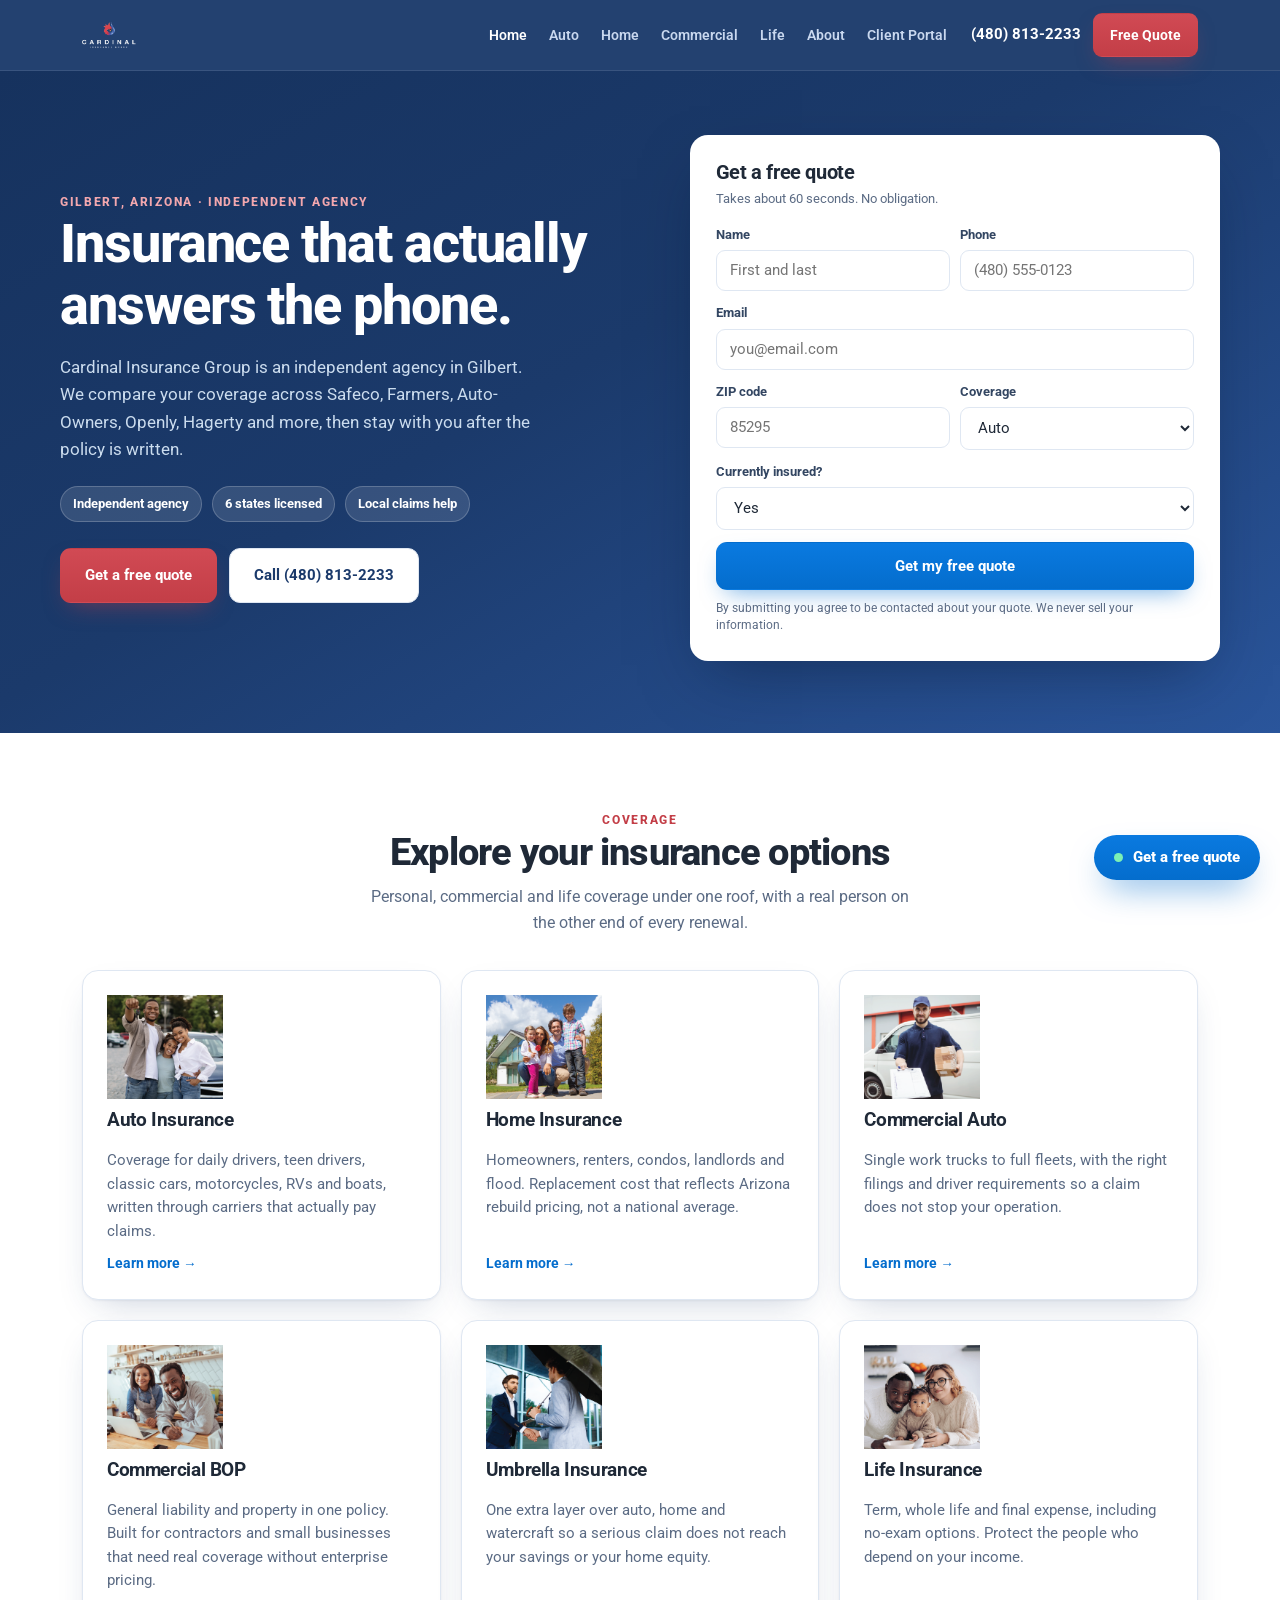
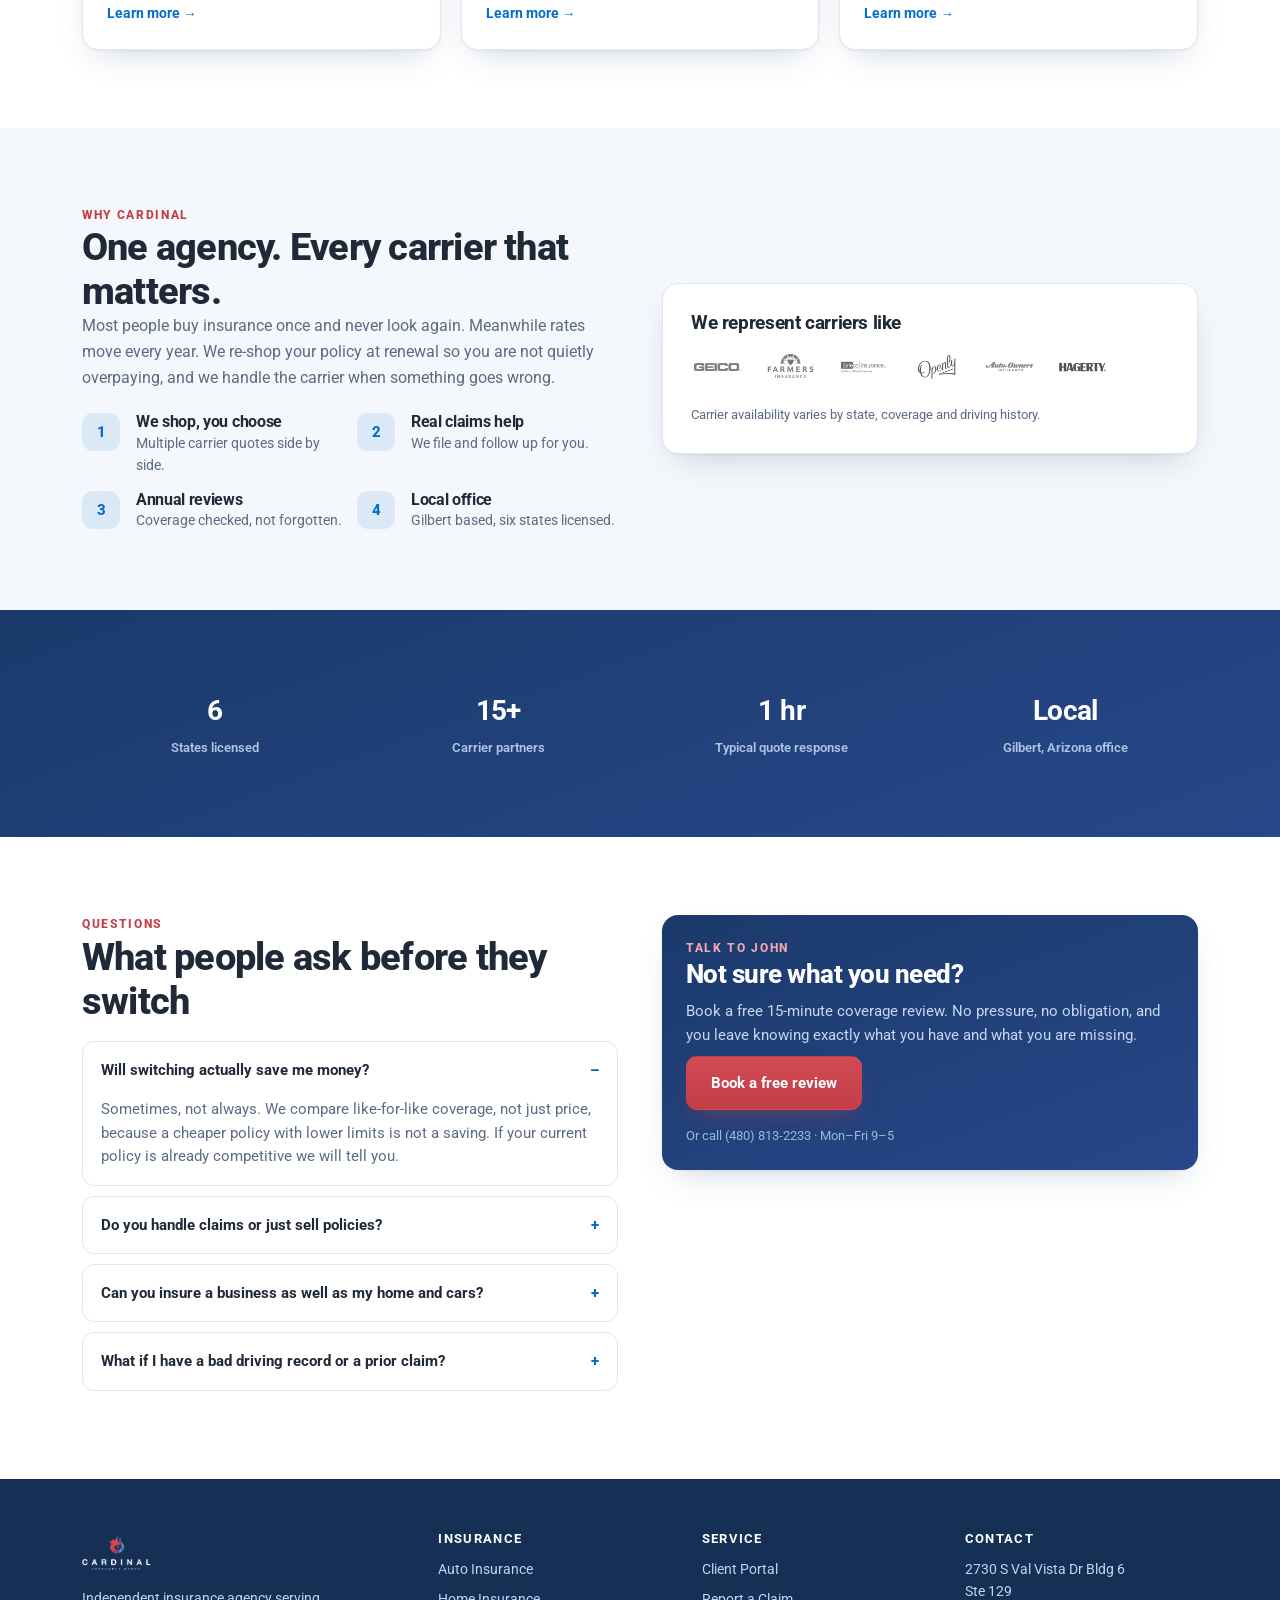
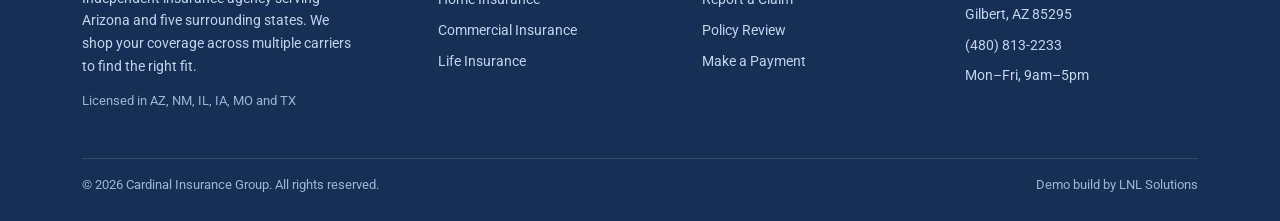
<file: index.html>
<!DOCTYPE html>
<html lang="en">
<head>
<meta charset="utf-8">
<meta name="viewport" content="width=device-width,initial-scale=1">
<title>Cardinal Insurance Group | Auto, Home, Commercial & Life Insurance in Gilbert, AZ</title>
<meta name="description" content="Independent insurance agency in Gilbert, Arizona. Auto, home, commercial and life coverage compared across Safeco, Farmers, Auto-Owners and more.">
<link rel="icon" href="assets/img/logo-alt.png">
<link rel="preconnect" href="https://fonts.googleapis.com">
<link rel="preconnect" href="https://fonts.gstatic.com" crossorigin>
<link href="https://fonts.googleapis.com/css2?family=Roboto:wght@400;500;700;900&display=swap" rel="stylesheet">
<link rel="stylesheet" href="assets/css/site.css">

</head>
<body>
<header class="nav">
  <div class="wrap nav__in">
    <a class="nav__logo" href="index.html"><img src="assets/img/logo-white.png" alt="Cardinal Insurance Group"></a>
    <nav class="nav__links" id="navlinks"><a href="index.html" style="color:#fff">Home</a><a href="auto.html">Auto</a><a href="home-insurance.html">Home</a><a href="commercial.html">Commercial</a><a href="life.html">Life</a><a href="about.html">About</a><a href="portal.html">Client Portal</a></nav>
    <div class="nav__cta">
      <a class="nav__tel" href="tel:+14808132233">(480) 813-2233</a>
      <a class="btn btn--red btn--sm" href="index.html#quote">Free Quote</a>
      <button class="burger" id="burger" aria-label="Menu">&#9776;</button>
    </div>
  </div>
</header>

<section class="hero"><div class="wrap hero__in">
  <div>
    <div class="eyebrow" style="color:#F2A7AE">Gilbert, Arizona · Independent Agency</div>
    <h1>Insurance that actually answers the phone.</h1>
    <p>Cardinal Insurance Group is an independent agency in Gilbert. We compare your coverage across Safeco, Farmers, Auto-Owners, Openly, Hagerty and more, then stay with you after the policy is written.</p>
    <div class="hero__badges"><span class="pill">Independent agency</span><span class="pill">6 states licensed</span><span class="pill">Local claims help</span></div>
    <div class="hero__cta">
      <a class="btn btn--red" href="#quote">Get a free quote</a>
      <a class="btn btn--ghost" href="tel:+14808132233">Call (480) 813-2233</a>
    </div>
  </div>
  <div>
<div class="qcard" id="quote">
  <h3>Get a free quote</h3>
  <div class="sub">Takes about 60 seconds. No obligation.</div>
  <form id="quoteForm">
    <div class="grid2" style="gap:10px">
      <div class="field"><label for="qName">Name</label><input id="qName" placeholder="First and last" required></div>
      <div class="field"><label for="qPhone">Phone</label><input id="qPhone" placeholder="(480) 555-0123" required></div>
    </div>
    <div class="field"><label for="qEmail">Email</label><input id="qEmail" type="email" placeholder="you@email.com" required></div>
    <div class="grid2" style="gap:10px">
      <div class="field"><label for="qZip">ZIP code</label><input id="qZip" placeholder="85295" required></div>
      <div class="field"><label for="qType">Coverage</label>
        <select id="qType"><option>Auto</option><option>Home</option><option>Commercial</option><option>Life</option><option>Umbrella</option></select>
      </div>
    </div>
    <div class="field"><label for="qInsured">Currently insured?</label>
      <select id="qInsured"><option>Yes</option><option>No</option><option>Not sure</option></select>
    </div>
    <button class="btn btn--primary btn--block" type="submit">Get my free quote</button>
    <div class="fine">By submitting you agree to be contacted about your quote. We never sell your information.</div>
  </form>
</div></div>
</div></section>
<section class="sec"><div class="wrap">
  <div class="center" style="margin-bottom:34px">
    <div class="eyebrow">Coverage</div>
    <h2>Explore your insurance options</h2>
    <p class="muted" style="max-width:60ch;margin:10px auto 0">Personal, commercial and life coverage under one roof, with a real person on the other end of every renewal.</p>
  </div>
  <div class="grid3">
    <div class="card svc">
      <img src="assets/img/svc-auto.png" alt="">
      <h3>Auto Insurance</h3><p>Coverage for daily drivers, teen drivers, classic cars, motorcycles, RVs and boats, written through carriers that actually pay claims.</p>
      <a href="auto.html">Learn more &rarr;</a>
    </div>
    <div class="card svc">
      <img src="assets/img/svc-home.png" alt="">
      <h3>Home Insurance</h3><p>Homeowners, renters, condos, landlords and flood. Replacement cost that reflects Arizona rebuild pricing, not a national average.</p>
      <a href="home-insurance.html">Learn more &rarr;</a>
    </div>
    <div class="card svc">
      <img src="assets/img/svc-commercial.png" alt="">
      <h3>Commercial Auto</h3><p>Single work trucks to full fleets, with the right filings and driver requirements so a claim does not stop your operation.</p>
      <a href="commercial.html">Learn more &rarr;</a>
    </div>
    <div class="card svc">
      <img src="assets/img/svc-bop.png" alt="">
      <h3>Commercial BOP</h3><p>General liability and property in one policy. Built for contractors and small businesses that need real coverage without enterprise pricing.</p>
      <a href="commercial.html">Learn more &rarr;</a>
    </div>
    <div class="card svc">
      <img src="assets/img/svc-umbrella.png" alt="">
      <h3>Umbrella Insurance</h3><p>One extra layer over auto, home and watercraft so a serious claim does not reach your savings or your home equity.</p>
      <a href="auto.html">Learn more &rarr;</a>
    </div>
    <div class="card svc">
      <img src="assets/img/svc-life.png" alt="">
      <h3>Life Insurance</h3><p>Term, whole life and final expense, including no-exam options. Protect the people who depend on your income.</p>
      <a href="life.html">Learn more &rarr;</a>
    </div></div>
</div></section>

<section class="sec sec--mist"><div class="wrap">
  <div class="grid2" style="align-items:center;gap:44px">
    <div>
      <div class="eyebrow">Why Cardinal</div>
      <h2>One agency. Every carrier that matters.</h2>
      <p class="muted">Most people buy insurance once and never look again. Meanwhile rates move every year. We re-shop your policy at renewal so you are not quietly overpaying, and we handle the carrier when something goes wrong.</p>
      <div class="grid2" style="margin-top:22px;gap:14px">
        <div class="step"><div class="step__n">1</div><div><h3 style="font-size:16px">We shop, you choose</h3><p class="muted" style="font-size:14px;margin:0">Multiple carrier quotes side by side.</p></div></div>
        <div class="step"><div class="step__n">2</div><div><h3 style="font-size:16px">Real claims help</h3><p class="muted" style="font-size:14px;margin:0">We file and follow up for you.</p></div></div>
        <div class="step"><div class="step__n">3</div><div><h3 style="font-size:16px">Annual reviews</h3><p class="muted" style="font-size:14px;margin:0">Coverage checked, not forgotten.</p></div></div>
        <div class="step"><div class="step__n">4</div><div><h3 style="font-size:16px">Local office</h3><p class="muted" style="font-size:14px;margin:0">Gilbert based, six states licensed.</p></div></div>
      </div>
    </div>
    <div>
      <div class="card" style="padding:28px">
        <h3 style="margin-bottom:14px">We represent carriers like</h3>
        <div class="carriers" style="gap:20px;justify-content:flex-start"><img src="assets/img/car-geico.jpg" alt="Geico"><img src="assets/img/car-farmers.jpg" alt="Farmers"><img src="assets/img/car-safeco.jpg" alt="Safeco"><img src="assets/img/car-openly.jpg" alt="Openly"><img src="assets/img/car-autoowners.jpg" alt="Autoowners"><img src="assets/img/car-hagerty.jpg" alt="Hagerty"></div>
        <p class="muted" style="font-size:13px;margin:18px 0 0">Carrier availability varies by state, coverage and driving history.</p>
      </div>
    </div>
  </div>
</div></section>

<section class="sec sec--navy"><div class="wrap">
  <div class="stats">
    <div class="stat"><b>6</b><span>States licensed</span></div>
    <div class="stat"><b>15+</b><span>Carrier partners</span></div>
    <div class="stat"><b>1 hr</b><span>Typical quote response</span></div>
    <div class="stat"><b>Local</b><span>Gilbert, Arizona office</span></div>
  </div>
</div></section>

<section class="sec"><div class="wrap">
  <div class="grid2" style="gap:44px;align-items:start">
    <div>
      <div class="eyebrow">Questions</div>
      <h2 style="margin-bottom:18px">What people ask before they switch</h2>
      <details class="faq" open><summary>Will switching actually save me money?</summary>
        <div class="faq__b">Sometimes, not always. We compare like-for-like coverage, not just price, because a cheaper policy with lower limits is not a saving. If your current policy is already competitive we will tell you.</div></details>
      <details class="faq"><summary>Do you handle claims or just sell policies?</summary>
        <div class="faq__b">We file the claim with you and stay on it. You get a real person in Gilbert, not a national call center script.</div></details>
      <details class="faq"><summary>Can you insure a business as well as my home and cars?</summary>
        <div class="faq__b">Yes. Commercial auto, BOP, general liability, workers comp and bonds, often bundled with your personal lines for a discount.</div></details>
      <details class="faq"><summary>What if I have a bad driving record or a prior claim?</summary>
        <div class="faq__b">We work with several carriers that specialize in non-standard risks, so a ticket or a lapse does not automatically mean the state pool.</div></details>
    </div>
    <div>
      <div class="card" style="background:linear-gradient(160deg,#1B3A6B,#26488A);color:#fff;border:0">
        <div class="eyebrow" style="color:#F2A7AE">Talk to John</div>
        <h2 style="color:#fff;font-size:26px;margin-bottom:10px">Not sure what you need?</h2>
        <p style="color:#C6D8EE;font-size:15px">Book a free 15-minute coverage review. No pressure, no obligation, and you leave knowing exactly what you have and what you are missing.</p>
        <a class="btn btn--red" href="#quote" style="margin-top:8px">Book a free review</a>
        <p style="color:#9DB6D4;font-size:12.5px;margin:16px 0 0">Or call (480) 813-2233 · Mon–Fri 9–5</p>
      </div>
    </div>
  </div>
</div></section>

<footer class="ft">
  <div class="wrap">
    <div class="ft__grid">
      <div>
        <img src="assets/img/logo-white.png" alt="Cardinal Insurance Group" style="height:44px;width:auto;margin-bottom:12px">
        <p style="margin:0;max-width:34ch">Independent insurance agency serving Arizona and five surrounding states. We shop your coverage across multiple carriers to find the right fit.</p>
        <p class="ft__lic">Licensed in AZ, NM, IL, IA, MO and TX</p>
      </div>
      <div><h4>Insurance</h4><ul>
        <li><a href="auto.html">Auto Insurance</a></li>
        <li><a href="home-insurance.html">Home Insurance</a></li>
        <li><a href="commercial.html">Commercial Insurance</a></li>
        <li><a href="life.html">Life Insurance</a></li>
      </ul></div>
      <div><h4>Service</h4><ul>
        <li><a href="portal.html">Client Portal</a></li>
        <li><a href="index.html#quote">Report a Claim</a></li>
        <li><a href="index.html#quote">Policy Review</a></li>
        <li><a href="index.html#quote">Make a Payment</a></li>
      </ul></div>
      <div><h4>Contact</h4><ul>
        <li>2730 S Val Vista Dr Bldg 6<br>Ste 129<br>Gilbert, AZ 85295</li>
        <li><a href="tel:+14808132233">(480) 813-2233</a></li>
        <li>Mon–Fri, 9am–5pm</li>
      </ul></div>
    </div>
    <div class="ft__base">
      <span>&copy; 2026 Cardinal Insurance Group. All rights reserved.</span>
      <span>Demo build by LNL Solutions</span>
    </div>
  </div>
</footer>
<script src="assets/js/app.js"></script>

</body>
</html>
</file>
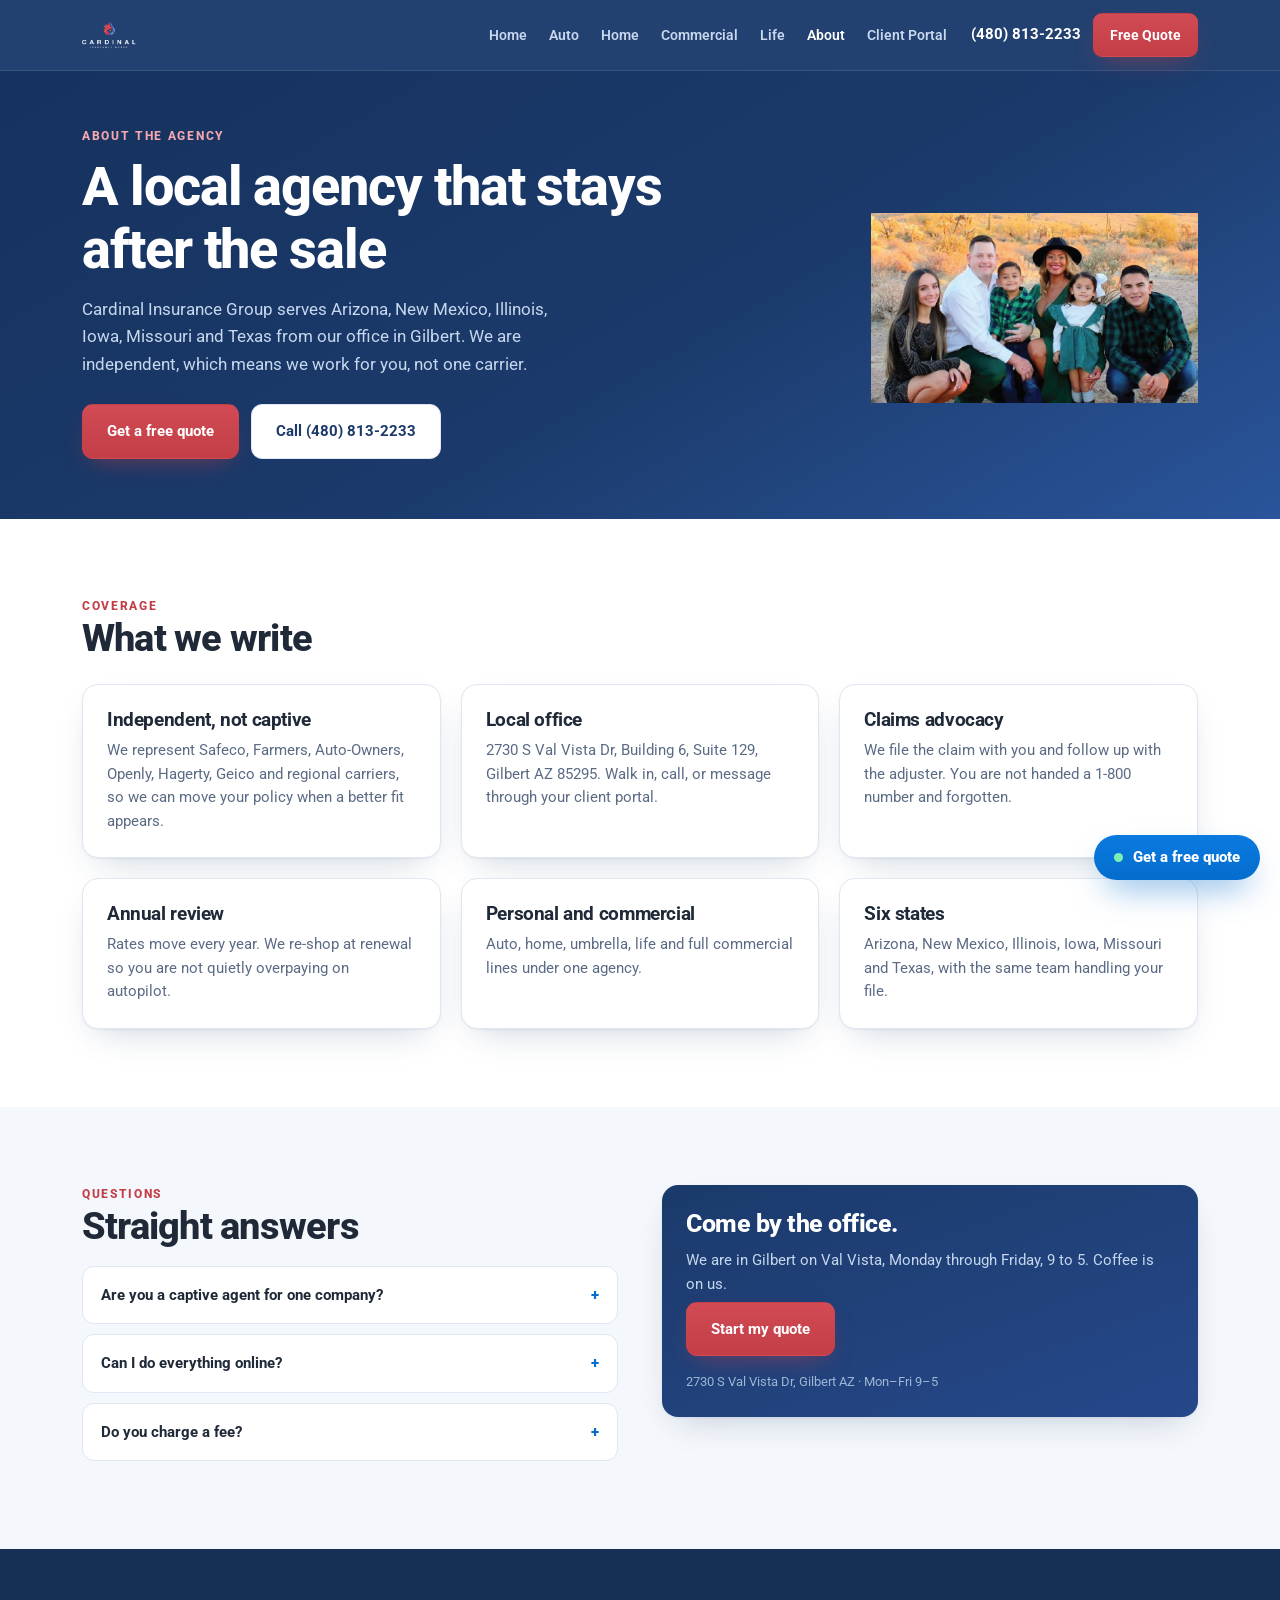
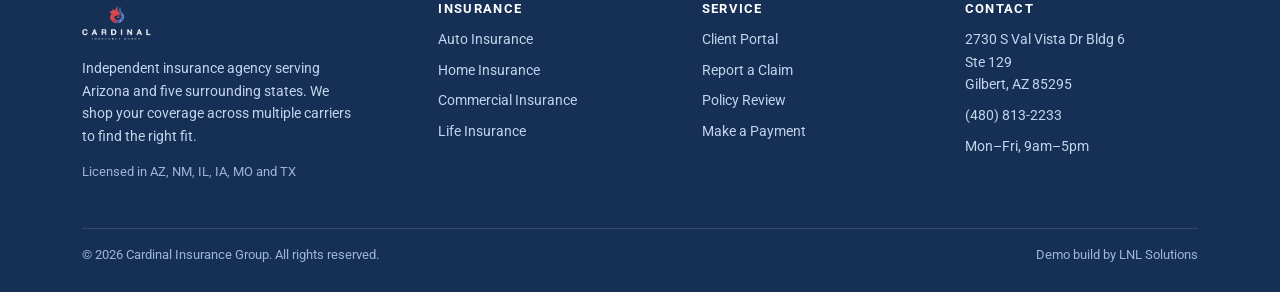
<file: about.html>
<!DOCTYPE html>
<html lang="en">
<head>
<meta charset="utf-8">
<meta name="viewport" content="width=device-width,initial-scale=1">
<title>About Cardinal Insurance Group | Gilbert, Arizona</title>
<meta name="description" content="Cardinal Insurance Group serves Arizona, New Mexico, Illinois, Iowa, Missouri and Texas from our office in Gilbert. We are independent, which means we">
<link rel="icon" href="assets/img/logo-alt.png">
<link rel="preconnect" href="https://fonts.googleapis.com">
<link rel="preconnect" href="https://fonts.gstatic.com" crossorigin>
<link href="https://fonts.googleapis.com/css2?family=Roboto:wght@400;500;700;900&display=swap" rel="stylesheet">
<link rel="stylesheet" href="assets/css/site.css">

</head>
<body>
<header class="nav">
  <div class="wrap nav__in">
    <a class="nav__logo" href="index.html"><img src="assets/img/logo-white.png" alt="Cardinal Insurance Group"></a>
    <nav class="nav__links" id="navlinks"><a href="index.html">Home</a><a href="auto.html">Auto</a><a href="home-insurance.html">Home</a><a href="commercial.html">Commercial</a><a href="life.html">Life</a><a href="about.html" style="color:#fff">About</a><a href="portal.html">Client Portal</a></nav>
    <div class="nav__cta">
      <a class="nav__tel" href="tel:+14808132233">(480) 813-2233</a>
      <a class="btn btn--red btn--sm" href="index.html#quote">Free Quote</a>
      <button class="burger" id="burger" aria-label="Menu">&#9776;</button>
    </div>
  </div>
</header>

<section style="background:linear-gradient(150deg,#16325E,#1B3A6B 55%,#2A559B);color:#fff;padding:56px 0 60px">
  <div class="wrap">
    <div class="eyebrow" style="color:#F2A7AE">About the agency</div>
    <div style="display:grid;grid-template-columns:1.15fr .85fr;gap:38px;align-items:center;margin-top:10px">
      <div>
        <h1 style="color:#fff">A local agency that stays after the sale</h1>
        <p style="color:#C6D8EE;font-size:17px;max-width:50ch;margin-top:14px">Cardinal Insurance Group serves Arizona, New Mexico, Illinois, Iowa, Missouri and Texas from our office in Gilbert. We are independent, which means we work for you, not one carrier.</p>
        <div class="hero__cta"><a class="btn btn--red" href="index.html#quote">Get a free quote</a>
        <a class="btn btn--ghost" href="tel:+14808132233">Call (480) 813-2233</a></div>
      </div>
      <div style="text-align:right"><img src="assets/img/logo-alt.png" alt="" style="max-height:190px;width:auto;margin-left:auto"></div>
    </div>
  </div>
</section>

<section class="sec"><div class="wrap">
  <div class="eyebrow">Coverage</div>
  <h2 style="margin-bottom:24px">What we write</h2>
  <div class="grid3"><div class="card"><h3>Independent, not captive</h3><p>We represent Safeco, Farmers, Auto-Owners, Openly, Hagerty, Geico and regional carriers, so we can move your policy when a better fit appears.</p></div><div class="card"><h3>Local office</h3><p>2730 S Val Vista Dr, Building 6, Suite 129, Gilbert AZ 85295. Walk in, call, or message through your client portal.</p></div><div class="card"><h3>Claims advocacy</h3><p>We file the claim with you and follow up with the adjuster. You are not handed a 1-800 number and forgotten.</p></div><div class="card"><h3>Annual review</h3><p>Rates move every year. We re-shop at renewal so you are not quietly overpaying on autopilot.</p></div><div class="card"><h3>Personal and commercial</h3><p>Auto, home, umbrella, life and full commercial lines under one agency.</p></div><div class="card"><h3>Six states</h3><p>Arizona, New Mexico, Illinois, Iowa, Missouri and Texas, with the same team handling your file.</p></div></div>
</div></section>

<section class="sec sec--mist"><div class="wrap">
  <div class="grid2" style="gap:44px;align-items:start">
    <div>
      <div class="eyebrow">Questions</div>
      <h2 style="margin-bottom:18px">Straight answers</h2>
      <details class="faq"><summary>Are you a captive agent for one company?</summary><div class="faq__b">No. We are independent, which is why we can compare multiple carriers for the same risk.</div></details><details class="faq"><summary>Can I do everything online?</summary><div class="faq__b">Quotes and service requests yes, and your client portal holds your policy documents and insurance cards. Anything complex, call us.</div></details><details class="faq"><summary>Do you charge a fee?</summary><div class="faq__b">We are compensated by the carrier, not by you, so there is no cost to have us compare your coverage.</div></details>
    </div>
    <div class="card" style="background:linear-gradient(160deg,#1B3A6B,#26488A);color:#fff;border:0">
      <h2 style="color:#fff;font-size:25px;margin-bottom:10px">Come by the office.</h2>
      <p style="color:#C6D8EE;font-size:15px">We are in Gilbert on Val Vista, Monday through Friday, 9 to 5. Coffee is on us.</p>
      <a class="btn btn--red" href="index.html#quote" style="margin-top:6px">Start my quote</a>
      <p style="color:#9DB6D4;font-size:12.5px;margin:16px 0 0">2730 S Val Vista Dr, Gilbert AZ · Mon–Fri 9–5</p>
    </div>
  </div>
</div></section>

<footer class="ft">
  <div class="wrap">
    <div class="ft__grid">
      <div>
        <img src="assets/img/logo-white.png" alt="Cardinal Insurance Group" style="height:44px;width:auto;margin-bottom:12px">
        <p style="margin:0;max-width:34ch">Independent insurance agency serving Arizona and five surrounding states. We shop your coverage across multiple carriers to find the right fit.</p>
        <p class="ft__lic">Licensed in AZ, NM, IL, IA, MO and TX</p>
      </div>
      <div><h4>Insurance</h4><ul>
        <li><a href="auto.html">Auto Insurance</a></li>
        <li><a href="home-insurance.html">Home Insurance</a></li>
        <li><a href="commercial.html">Commercial Insurance</a></li>
        <li><a href="life.html">Life Insurance</a></li>
      </ul></div>
      <div><h4>Service</h4><ul>
        <li><a href="portal.html">Client Portal</a></li>
        <li><a href="index.html#quote">Report a Claim</a></li>
        <li><a href="index.html#quote">Policy Review</a></li>
        <li><a href="index.html#quote">Make a Payment</a></li>
      </ul></div>
      <div><h4>Contact</h4><ul>
        <li>2730 S Val Vista Dr Bldg 6<br>Ste 129<br>Gilbert, AZ 85295</li>
        <li><a href="tel:+14808132233">(480) 813-2233</a></li>
        <li>Mon–Fri, 9am–5pm</li>
      </ul></div>
    </div>
    <div class="ft__base">
      <span>&copy; 2026 Cardinal Insurance Group. All rights reserved.</span>
      <span>Demo build by LNL Solutions</span>
    </div>
  </div>
</footer>
<script src="assets/js/app.js"></script>

</body>
</html>
</file>
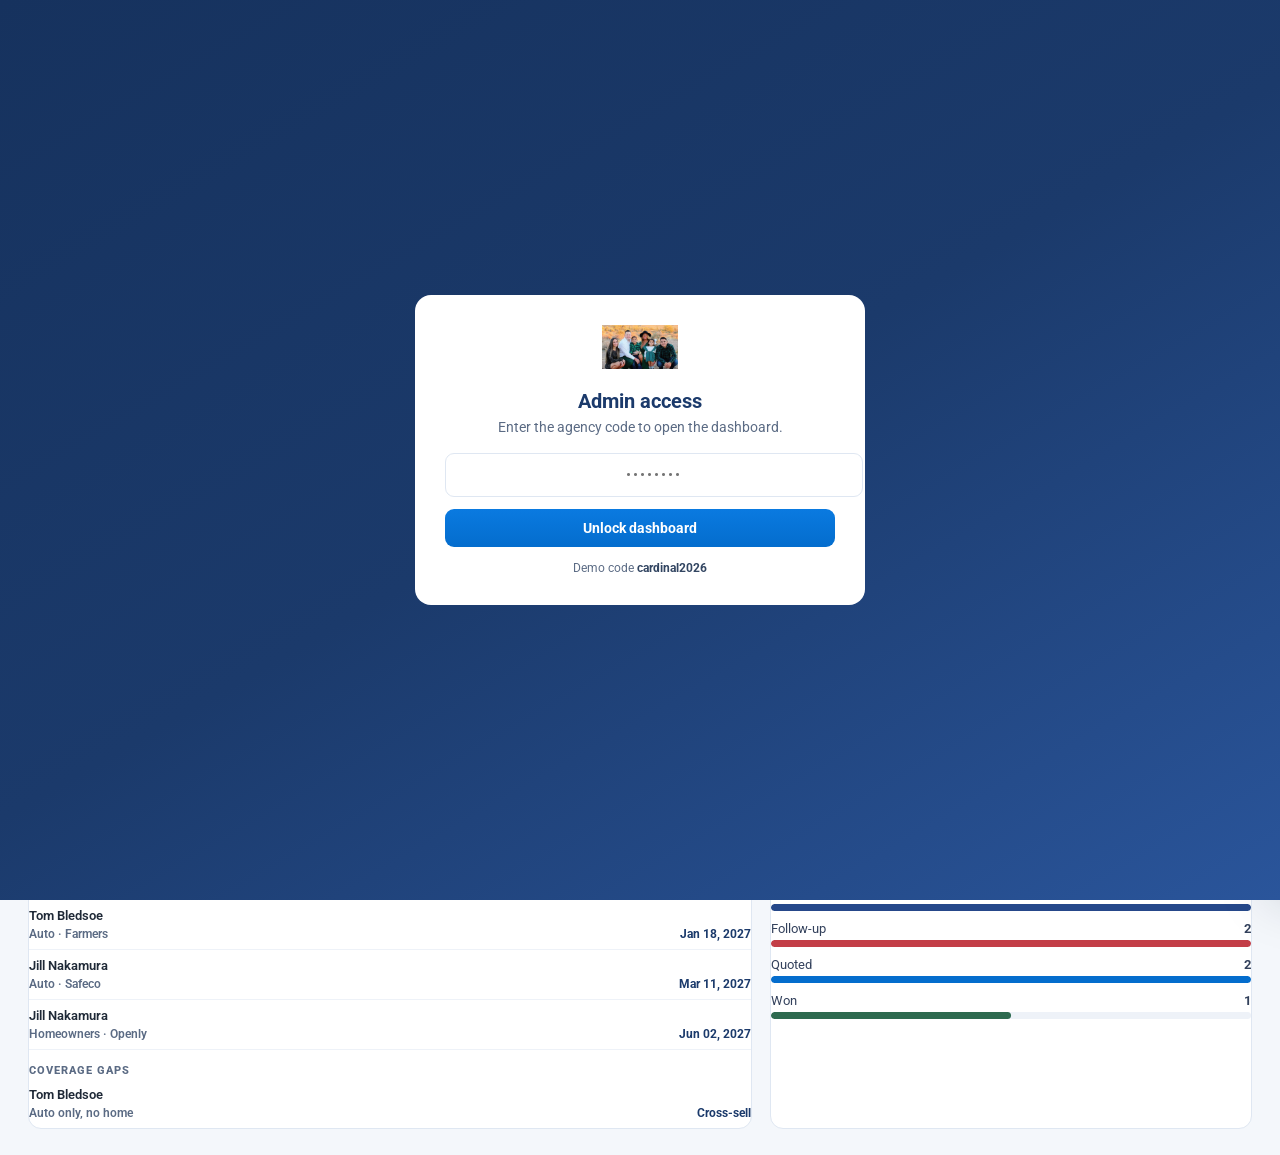
<file: admin.html>
<!DOCTYPE html>
<html lang="en">
<head>
<meta charset="utf-8">
<meta name="viewport" content="width=device-width,initial-scale=1">
<title>Admin — Cardinal Insurance Group | LNL Solutions</title>
<meta name="robots" content="noindex">
<link rel="icon" href="assets/img/logo-alt.png">
<link href="https://fonts.googleapis.com/css2?family=Roboto:wght@400;500;700;900&display=swap" rel="stylesheet">
<link rel="stylesheet" href="assets/css/admin.css">
</head>
<body class="admin">

<div class="gate" id="gate">
  <form class="gate__c" id="gateForm">
    <img src="assets/img/logo-alt.png" alt="" style="height:44px;width:auto;margin:0 auto 16px">
    <h2>Admin access</h2>
    <p>Enter the agency code to open the dashboard.</p>
    <input id="gateCode" placeholder="••••••••" autocomplete="off" aria-label="Access code">
    <button class="btn btn--blue" type="submit" style="width:100%;margin-top:12px">Unlock dashboard</button>
    <div class="gate__err" id="gateErr">Incorrect code.</div>
    <div class="gate__k">Demo code <b>cardinal2026</b></div>
  </form>
</div>

<div class="atop"><div class="awrap atop__in">
  <img src="assets/img/logo-alt.png" alt="">
  <span class="atop__t">Cardinal Insurance Group</span>
  <span class="atop__b">Admin</span>
  <div class="atop__sp">
    <span>Signed in as John C.</span>
    <a href="index.html" style="color:#046DCD;font-weight:700">View site ↗</a>
  </div>
</div></div>

<div class="anav"><div class="awrap anav__in">
  <button class="ntab ntab--on" data-tab="today">Today</button>
  <button class="ntab" data-tab="growth">Growth</button>
  <button class="ntab" data-tab="leads">Leads</button>
  <button class="ntab" data-tab="clients">Clients</button>
  <button class="ntab" data-tab="policies">Policies</button>
  <button class="ntab" data-tab="claims">Claims</button>
  <button class="ntab" data-tab="money">Money</button>
  <button class="ntab" data-tab="automations">Automations</button>
  <button class="ntab" data-tab="integrations">Integrations</button>
</div></div>

<div class="awrap">
  <div class="ahead">
    <div>
      <h1 id="pageTitle">Today at a glance</h1>
      <p id="asOf">—</p>
    </div>
    <div class="ahead__sp">
      <button class="btn btn--line btn--sm" id="refresh">Refresh</button>
      <button class="btn btn--blue btn--sm" id="addLead">Add lead</button>
    </div>
  </div>

  <div class="kpis" id="kpis"></div>

  <!-- TODAY -->
  <section class="tabpane tabpane--on" data-pane="today">
    <div class="panel">
      <div class="panel__h"><h2>Today's queue</h2><span class="n" id="qCount">—</span></div>
      <div class="panel__b" id="queue"></div>
    </div>
    <div class="grid2">
      <div class="panel">
        <div class="panel__h"><h2>Retention &amp; cross-sell</h2><span class="n">next 90 days</span></div>
        <div class="panel__b" id="retention"></div>
      </div>
      <div class="panel">
        <div class="panel__h"><h2>Pipeline</h2><span class="n">leads by stage</span></div>
        <div class="panel__b" id="pipeline"></div>
      </div>
    </div>
  </section>

  <!-- LEADS -->
  <section class="tabpane" data-pane="growth">
    <div class="kpis" id="gKpis"></div>

    <div class="grid2">
      <div class="panel">
        <div class="panel__h"><h2>Campaigns</h2><span class="n">last 30 days</span></div>
        <div class="panel__b">
          <table>
            <thead><tr><th>Channel</th><th>Spend</th><th>Leads</th><th>Cost / lead</th><th>Calls</th><th>Cost / call</th></tr></thead>
            <tbody id="gChan"></tbody>
          </table>
        </div>
      </div>

      <div class="panel">
        <div class="panel__h"><h2>Calls</h2><span class="n" id="gCallMeta">—</span></div>
        <div class="panel__b" id="gCalls"></div>
      </div>
    </div>

    <div class="panel">
      <div class="panel__h"><h2>Where the leads come from</h2><span class="n">Phoenix metro · ZIP heat</span></div>
      <div class="panel__b" id="gZip"></div>
    </div>

    <div class="panel">
      <div class="panel__h"><h2>Search visibility</h2><span class="n">Google · local pack</span></div>
      <div class="panel__b">
        <table>
          <thead><tr><th>Keyword</th><th>Volume / mo</th><th>Rank now</th><th>Change</th><th>Top 3</th></tr></thead>
          <tbody id="gKw"></tbody>
        </table>
      </div>
    </div>
  </section>

  <section class="tabpane" data-pane="leads">
    <div class="panel">
      <div class="panel__h"><h2>New leads</h2><span class="n" id="leadCount">—</span></div>
      <div class="panel__b">
        <table>
          <thead><tr><th>Name</th><th>Coverage</th><th>ZIP</th><th>Source</th><th>Status</th><th>Added</th></tr></thead>
          <tbody id="leadRows"></tbody>
        </table>
      </div>
    </div>
    <div class="panel">
      <div class="panel__h"><h2>Follow-up required</h2><span class="n" id="fuCount">—</span></div>
      <div class="panel__b" id="fuList"></div>
    </div>
  </section>

  <!-- CLIENTS -->
  <section class="tabpane" data-pane="clients">
    <div class="panel">
      <div class="panel__h"><h2>Clients</h2><span class="n" id="clientCount">—</span></div>
      <div class="panel__b">
        <table>
          <thead><tr><th>Client</th><th>Policies</th><th>Monthly</th><th>Carrier</th><th>Client since</th></tr></thead>
          <tbody id="clientRows"></tbody>
        </table>
      </div>
    </div>
  </section>

  <!-- POLICIES -->
  <section class="tabpane" data-pane="policies">
    <div class="panel">
      <div class="panel__h"><h2>Book of business</h2><span class="n" id="polCount">—</span></div>
      <div class="panel__b">
        <table>
          <thead><tr><th>Policy</th><th>Client</th><th>Line</th><th>Carrier</th><th>Term</th><th>Renews</th><th>Monthly</th><th>Status</th></tr></thead>
          <tbody id="polRows"></tbody>
        </table>
      </div>
    </div>
    <div class="grid2">
      <div class="panel">
        <div class="panel__h"><h2>Documents</h2><span class="n">declarations &amp; cards</span></div>
        <div class="panel__b" id="docList"></div>
      </div>
      <div class="panel">
        <div class="panel__h"><h2>By line</h2><span class="n">monthly premium</span></div>
        <div class="panel__b" id="lineMix"></div>
      </div>
    </div>
  </section>

  <!-- CLAIMS -->
  <section class="tabpane" data-pane="claims">
    <div class="panel">
      <div class="panel__h"><h2>Claims</h2><span class="n" id="claimCount">—</span></div>
      <div class="panel__b">
        <table>
          <thead><tr><th>Claim</th><th>Client</th><th>Type</th><th>Policy</th><th>Opened</th><th>Stage</th><th>Reserve</th><th>Paid</th></tr></thead>
          <tbody id="claimRows"></tbody>
        </table>
      </div>
    </div>
    <div class="panel">
      <div class="panel__h"><h2>Claim activity</h2><span class="n">latest</span></div>
      <div class="panel__b" id="claimFeed"></div>
    </div>
  </section>

  <!-- MONEY -->
  <section class="tabpane" data-pane="money">
    <div class="grid2">
      <div class="panel">
        <div class="panel__h"><h2>Commission by carrier</h2><span class="n">this month</span></div>
        <div class="panel__b">
          <table>
            <thead><tr><th>Carrier</th><th>Policies</th><th>Premium</th><th>Commission</th><th>Status</th></tr></thead>
            <tbody id="commRows"></tbody>
          </table>
        </div>
      </div>
      <div class="panel">
        <div class="panel__h"><h2>Campaign performance</h2><span class="n">30 days</span></div>
        <div class="panel__b">
          <table>
            <thead><tr><th>Channel</th><th>Spend</th><th>Leads</th><th>CPL</th><th>Bound</th></tr></thead>
            <tbody id="chanRows"></tbody>
          </table>
        </div>
      </div>
    </div>
    <div class="panel">
      <div class="panel__h"><h2>Acquisition efficiency</h2><span class="n">what the spend returns</span></div>
      <div class="panel__b" id="moneyExtra"></div>
    </div>
  </section>

  <!-- AUTOMATIONS -->
  <section class="tabpane" data-pane="automations">
    <div class="panel">
      <div class="panel__h"><h2>Drip campaigns</h2><span class="n">automated follow-up</span></div>
      <div class="panel__b" id="campaigns"></div>
    </div>

    <div class="panel">
      <div class="panel__h"><h2>Quote assistant popup</h2><span class="n" id="popState">—</span></div>
      <div class="panel__b">
        <p class="mut" style="margin:0 0 12px">Control exactly when the quote assistant opens on its own. Leave the dates empty to run it every day, or set a window for a campaign, an open enrollment push or a slow week you want to fill. The button stays available to visitors either way.</p>
        <div class="fgrid">
          <label class="fld"><span>Start date</span><input type="date" id="popStart"></label>
          <label class="fld"><span>End date</span><input type="date" id="popEnd"></label>
          <label class="fld"><span>Opens after (seconds)</span><input type="number" id="popDelay" min="0" max="120" value="3"></label>
          <label class="fld"><span>Only between</span>
            <div style="display:flex;gap:8px;align-items:center">
              <input type="time" id="popFrom" style="flex:1"><span style="font-size:12px;color:#8394AC">and</span><input type="time" id="popTo" style="flex:1">
            </div>
          </label>
        </div>
        <div style="margin-top:12px">
          <span style="font-size:11px;font-weight:600;color:#5B6B84;text-transform:uppercase;letter-spacing:.05em">Days</span>
          <div id="popDays" style="display:flex;gap:6px;margin-top:6px;flex-wrap:wrap"></div>
        </div>
        <div style="display:flex;gap:8px;margin-top:14px;align-items:center;flex-wrap:wrap">
          <button class="btn btn--blue btn--sm" id="popSave">Save schedule</button>
          <button class="btn btn--line btn--sm" id="popClear">Clear dates</button>
          <label style="font-size:12.5px;color:#33415C;display:flex;align-items:center;gap:6px">
            <input type="checkbox" id="popOn" checked> Auto-open enabled
          </label>
        </div>
        <p class="mut" id="popMsg" style="margin:12px 0 0"></p>
      </div>
    </div>
  </section>
<section class="tabpane" data-pane="integrations">
  <div class="grid2">
    <div>
      <div class="panel">
        <div class="panel__h"><h2>Applied Epic</h2><span class="n" id="epicState">not connected</span></div>
        <div class="panel__b">
          <p class="mut" style="margin:0 0 12px">Pull clients, policies and activities straight out of Epic so this dashboard is never a second place to type. Credentials are issued by the Applied Dev Center: sandbox first, then a production app tied to your enterprise ID and Epic database.</p>
          <div class="fgrid">
            <label class="fld"><span>Environment</span>
              <select id="epicEnv"><option value="sandbox">Sandbox</option><option value="production">Production</option></select>
            </label>
            <label class="fld"><span>Enterprise ID</span><input id="epicEnt" placeholder="e.g. 10482"></label>
            <label class="fld"><span>Epic database name</span><input id="epicDb" placeholder="e.g. CARDINAL"></label>
            <label class="fld"><span>Client ID</span><input id="epicCid" placeholder="from Dev Center"></label>
            <label class="fld"><span>Client secret / API key</span><input id="epicSec" type="password" placeholder="stored server side, never on this page"></label>
            <label class="fld"><span>Base URL</span><input id="epicUrl" value="https://api.myappliedproducts.com"></label>
          </div>
          <div style="display:flex;gap:8px;margin-top:12px;flex-wrap:wrap">
            <button class="btn btn--blue btn--sm" id="epicSave">Save connection</button>
            <button class="btn btn--line btn--sm" id="epicTest">Test connection</button>
            <button class="btn btn--line btn--sm" id="epicPull">Pull book</button>
          </div>
          <p class="mut" id="epicMsg" style="margin:12px 0 0">No credentials saved yet.</p>
          <div class="warn" style="margin-top:12px">Credentials go in the encrypted server vault and are used by a backend function. They are never written into this page, because this site is public.</div>
        </div>
      </div>
    </div>
    <div>
      <div class="panel">
        <div class="panel__h"><h2>Or import the book today</h2><span class="n">CSV</span></div>
        <div class="panel__b">
          <p class="mut" style="margin:0 0 10px">No waiting on approvals. Export your book from Epic, drop the file here, and clients and policies load into the dashboard immediately.</p>
          <input type="file" id="bookFile" accept=".csv,text/csv" style="font-size:12px;margin-bottom:10px">
          <p class="mut" style="margin:0 0 6px"><b>Columns:</b> Client, Policy, Line, Carrier, Premium, Renewal, Email, Phone</p>
          <p class="mut" style="margin:0">A sample file is linked below so the export matches first time.</p>
          <a class="doc" id="sampleCsv" download="epic-book-template.csv" href="#">Download CSV template</a>
          <p id="importMsg" class="mut" style="margin:10px 0 0"></p>
        </div>
      </div>
      <div class="panel">
        <div class="panel__h"><h2>Sync log</h2><span class="n">this browser</span></div>
        <div class="panel__b" id="syncLog"></div>
      </div>
    </div>
  </div>

  <div class="panel">
    <div class="panel__h"><h2>Carrier downloads (Ivans)</h2><span class="n" id="ivCount">—</span></div>
    <div class="panel__b">
      <p class="mut" style="margin:0 0 12px">Ivans is the pipe carriers use to send policy, claims and commission data into Epic automatically. There is no single code: each carrier enables download for your agency and issues its own agency code. Track them here so nothing gets missed.</p>
      <table class="ivt">
        <thead><tr><th>Carrier</th><th>Agency code</th><th>Lines</th><th>Downloads</th><th>Status</th><th></th></tr></thead>
        <tbody id="ivRows"></tbody>
      </table>
      <div style="display:flex;gap:8px;margin-top:12px;flex-wrap:wrap">
        <button class="btn btn--blue btn--sm" id="ivExport">Export request list</button>
        <button class="btn btn--line btn--sm" id="ivAdd">Add carrier</button>
      </div>
      <p class="mut" id="ivMsg" style="margin:12px 0 0">Status is tracked per carrier. Enabled means the carrier is sending into Epic today.</p>
    </div>
  </div>

  <div class="panel">
    <div class="panel__h"><h2>Lightspeed Voice</h2><span class="n" id="lsCount">—</span></div>
    <div class="panel__b">
      <p class="mut" style="margin:0 0 12px">Call recordings, transcripts and NOVA summaries attach to the client record by phone number, so a conversation never lives only on someone's desk. Missed calls drop straight into the follow-up queue.</p>
      <div class="fgrid">
        <label class="fld"><span>Account ID</span><input id="lsAcct" placeholder="from Lightspeed"></label>
        <label class="fld"><span>API key</span><input id="lsKey" type="password" placeholder="stored server side"></label>
        <label class="fld"><span>Webhook URL (give this to Lightspeed)</span><input id="lsHook" readonly value="https://api.base44.app/epic/lightspeed/calls"></label>
        <label class="fld"><span>Sync</span><select id="lsSync"><option>Recordings + transcription + summary</option><option>Recordings + transcription</option><option>Call detail only</option></select></label>
      </div>
      <div style="display:flex;gap:8px;margin-top:12px;flex-wrap:wrap">
        <button class="btn btn--blue btn--sm" id="lsSave">Save connection</button>
        <button class="btn btn--line btn--sm" id="lsTest">Test</button>
      </div>
      <p class="mut" id="lsMsg" style="margin:12px 0 0">Not connected. Sample calls below show the format.</p>
      <div id="lsCalls" style="margin-top:14px"></div>
    </div>
  </div>
</section>
</div>

<div class="scrim" id="scrim"></div>
<div class="drawer" id="drawer"></div>

<script src="assets/js/app.js"></script>
<script src="assets/js/admin.js"></script>
<script src="assets/js/ams.js"></script>
<script src="assets/js/drip.js"></script>
<script src="assets/js/integrations.js"></script>
<script src="assets/js/popup-admin.js"></script>
<script src="assets/js/ivans.js"></script>
<script src="assets/js/growth.js"></script>
</body>
</html>
</file>
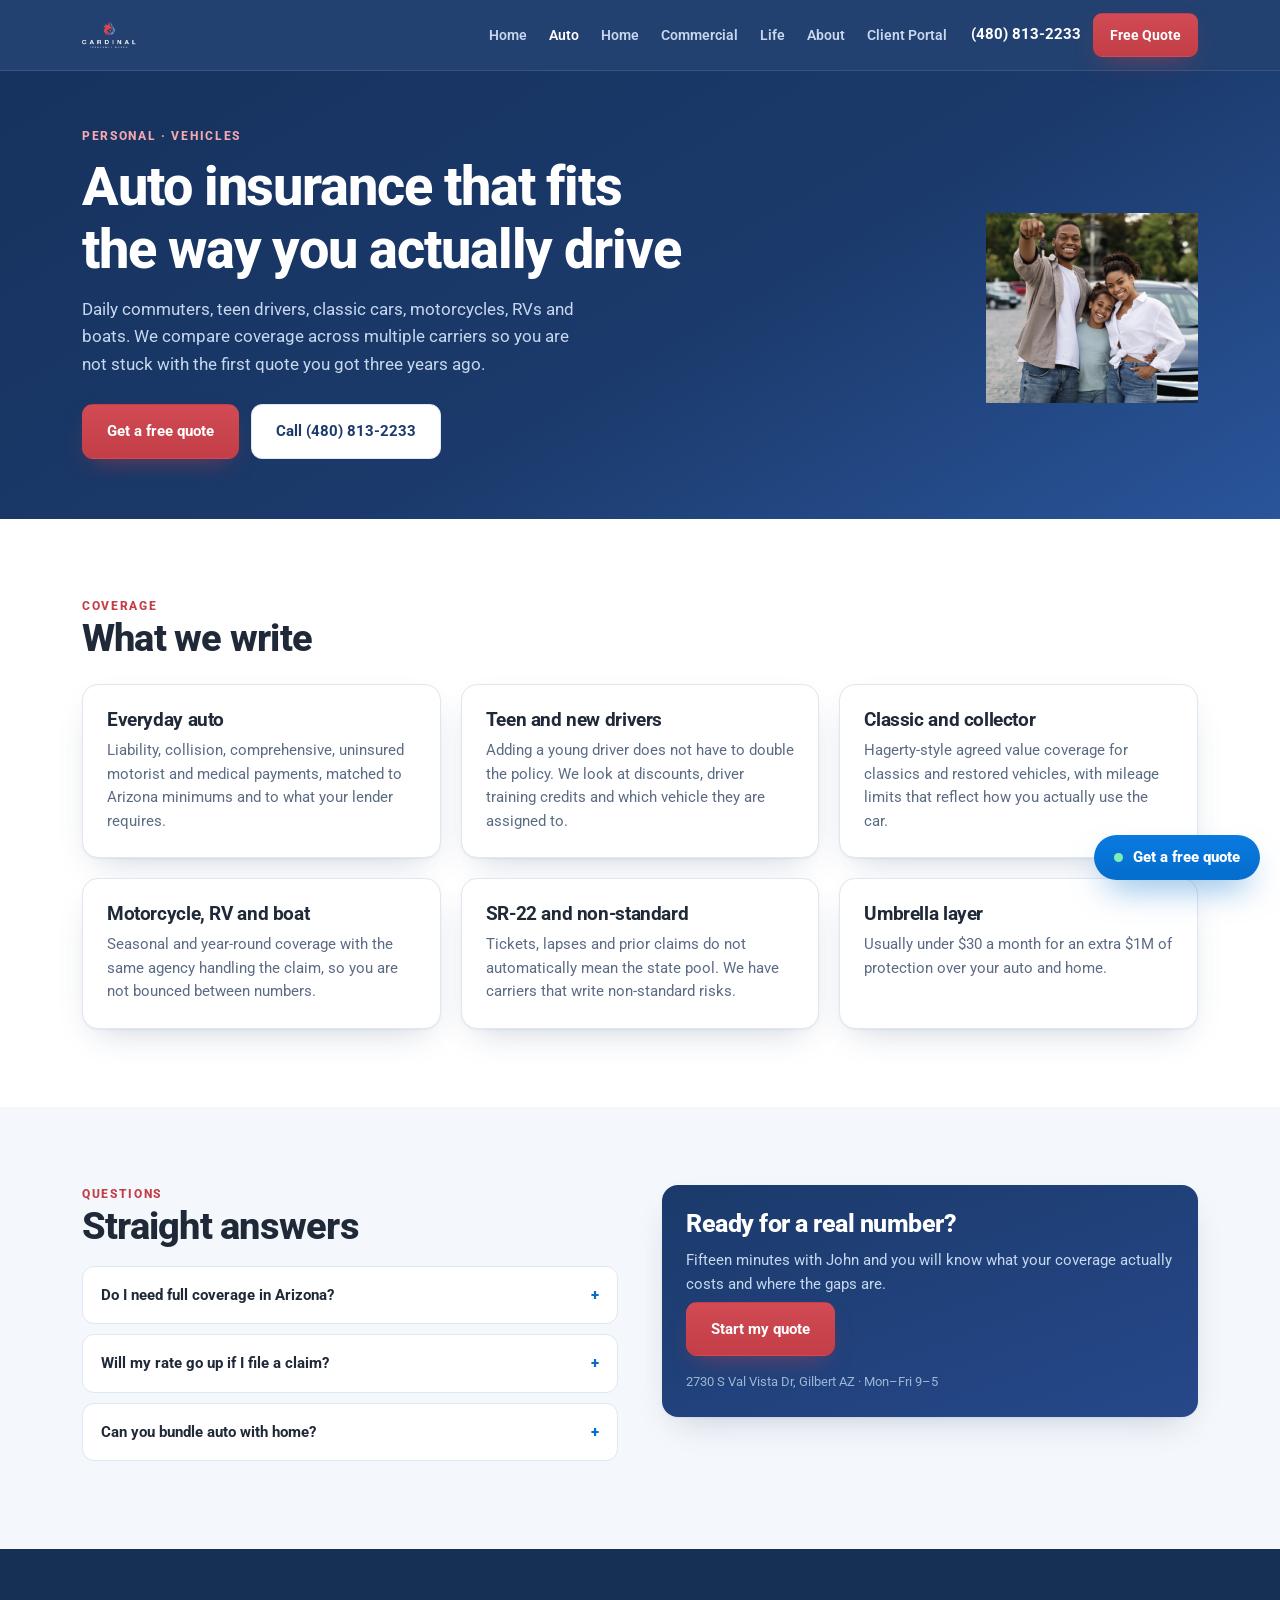
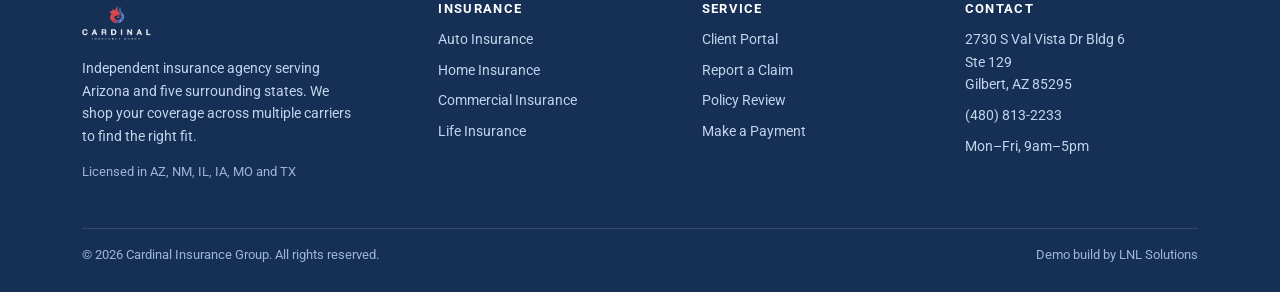
<file: auto.html>
<!DOCTYPE html>
<html lang="en">
<head>
<meta charset="utf-8">
<meta name="viewport" content="width=device-width,initial-scale=1">
<title>Auto Insurance in Arizona | Cardinal Insurance Group</title>
<meta name="description" content="Daily commuters, teen drivers, classic cars, motorcycles, RVs and boats. We compare coverage across multiple carriers so you are not stuck with the fi">
<link rel="icon" href="assets/img/logo-alt.png">
<link rel="preconnect" href="https://fonts.googleapis.com">
<link rel="preconnect" href="https://fonts.gstatic.com" crossorigin>
<link href="https://fonts.googleapis.com/css2?family=Roboto:wght@400;500;700;900&display=swap" rel="stylesheet">
<link rel="stylesheet" href="assets/css/site.css">

</head>
<body>
<header class="nav">
  <div class="wrap nav__in">
    <a class="nav__logo" href="index.html"><img src="assets/img/logo-white.png" alt="Cardinal Insurance Group"></a>
    <nav class="nav__links" id="navlinks"><a href="index.html">Home</a><a href="auto.html" style="color:#fff">Auto</a><a href="home-insurance.html">Home</a><a href="commercial.html">Commercial</a><a href="life.html">Life</a><a href="about.html">About</a><a href="portal.html">Client Portal</a></nav>
    <div class="nav__cta">
      <a class="nav__tel" href="tel:+14808132233">(480) 813-2233</a>
      <a class="btn btn--red btn--sm" href="index.html#quote">Free Quote</a>
      <button class="burger" id="burger" aria-label="Menu">&#9776;</button>
    </div>
  </div>
</header>

<section style="background:linear-gradient(150deg,#16325E,#1B3A6B 55%,#2A559B);color:#fff;padding:56px 0 60px">
  <div class="wrap">
    <div class="eyebrow" style="color:#F2A7AE">Personal · Vehicles</div>
    <div style="display:grid;grid-template-columns:1.15fr .85fr;gap:38px;align-items:center;margin-top:10px">
      <div>
        <h1 style="color:#fff">Auto insurance that fits the way you actually drive</h1>
        <p style="color:#C6D8EE;font-size:17px;max-width:50ch;margin-top:14px">Daily commuters, teen drivers, classic cars, motorcycles, RVs and boats. We compare coverage across multiple carriers so you are not stuck with the first quote you got three years ago.</p>
        <div class="hero__cta"><a class="btn btn--red" href="index.html#quote">Get a free quote</a>
        <a class="btn btn--ghost" href="tel:+14808132233">Call (480) 813-2233</a></div>
      </div>
      <div style="text-align:right"><img src="assets/img/svc-auto.png" alt="" style="max-height:190px;width:auto;margin-left:auto"></div>
    </div>
  </div>
</section>

<section class="sec"><div class="wrap">
  <div class="eyebrow">Coverage</div>
  <h2 style="margin-bottom:24px">What we write</h2>
  <div class="grid3"><div class="card"><h3>Everyday auto</h3><p>Liability, collision, comprehensive, uninsured motorist and medical payments, matched to Arizona minimums and to what your lender requires.</p></div><div class="card"><h3>Teen and new drivers</h3><p>Adding a young driver does not have to double the policy. We look at discounts, driver training credits and which vehicle they are assigned to.</p></div><div class="card"><h3>Classic and collector</h3><p>Hagerty-style agreed value coverage for classics and restored vehicles, with mileage limits that reflect how you actually use the car.</p></div><div class="card"><h3>Motorcycle, RV and boat</h3><p>Seasonal and year-round coverage with the same agency handling the claim, so you are not bounced between numbers.</p></div><div class="card"><h3>SR-22 and non-standard</h3><p>Tickets, lapses and prior claims do not automatically mean the state pool. We have carriers that write non-standard risks.</p></div><div class="card"><h3>Umbrella layer</h3><p>Usually under $30 a month for an extra $1M of protection over your auto and home.</p></div></div>
</div></section>

<section class="sec sec--mist"><div class="wrap">
  <div class="grid2" style="gap:44px;align-items:start">
    <div>
      <div class="eyebrow">Questions</div>
      <h2 style="margin-bottom:18px">Straight answers</h2>
      <details class="faq"><summary>Do I need full coverage in Arizona?</summary><div class="faq__b">Arizona requires liability only, but if you have a loan or lease the lender will require collision and comprehensive. We will tell you exactly what is required versus optional.</div></details><details class="faq"><summary>Will my rate go up if I file a claim?</summary><div class="faq__b">Possibly, depending on fault and your carrier. That is exactly why we review whether to file on smaller incidents.</div></details><details class="faq"><summary>Can you bundle auto with home?</summary><div class="faq__b">Yes, and it is the fastest discount most clients get. We quote both together so you see the bundle price, not a guess.</div></details>
    </div>
    <div class="card" style="background:linear-gradient(160deg,#1B3A6B,#26488A);color:#fff;border:0">
      <h2 style="color:#fff;font-size:25px;margin-bottom:10px">Ready for a real number?</h2>
      <p style="color:#C6D8EE;font-size:15px">Fifteen minutes with John and you will know what your coverage actually costs and where the gaps are.</p>
      <a class="btn btn--red" href="index.html#quote" style="margin-top:6px">Start my quote</a>
      <p style="color:#9DB6D4;font-size:12.5px;margin:16px 0 0">2730 S Val Vista Dr, Gilbert AZ · Mon–Fri 9–5</p>
    </div>
  </div>
</div></section>

<footer class="ft">
  <div class="wrap">
    <div class="ft__grid">
      <div>
        <img src="assets/img/logo-white.png" alt="Cardinal Insurance Group" style="height:44px;width:auto;margin-bottom:12px">
        <p style="margin:0;max-width:34ch">Independent insurance agency serving Arizona and five surrounding states. We shop your coverage across multiple carriers to find the right fit.</p>
        <p class="ft__lic">Licensed in AZ, NM, IL, IA, MO and TX</p>
      </div>
      <div><h4>Insurance</h4><ul>
        <li><a href="auto.html">Auto Insurance</a></li>
        <li><a href="home-insurance.html">Home Insurance</a></li>
        <li><a href="commercial.html">Commercial Insurance</a></li>
        <li><a href="life.html">Life Insurance</a></li>
      </ul></div>
      <div><h4>Service</h4><ul>
        <li><a href="portal.html">Client Portal</a></li>
        <li><a href="index.html#quote">Report a Claim</a></li>
        <li><a href="index.html#quote">Policy Review</a></li>
        <li><a href="index.html#quote">Make a Payment</a></li>
      </ul></div>
      <div><h4>Contact</h4><ul>
        <li>2730 S Val Vista Dr Bldg 6<br>Ste 129<br>Gilbert, AZ 85295</li>
        <li><a href="tel:+14808132233">(480) 813-2233</a></li>
        <li>Mon–Fri, 9am–5pm</li>
      </ul></div>
    </div>
    <div class="ft__base">
      <span>&copy; 2026 Cardinal Insurance Group. All rights reserved.</span>
      <span>Demo build by LNL Solutions</span>
    </div>
  </div>
</footer>
<script src="assets/js/app.js"></script>

</body>
</html>
</file>
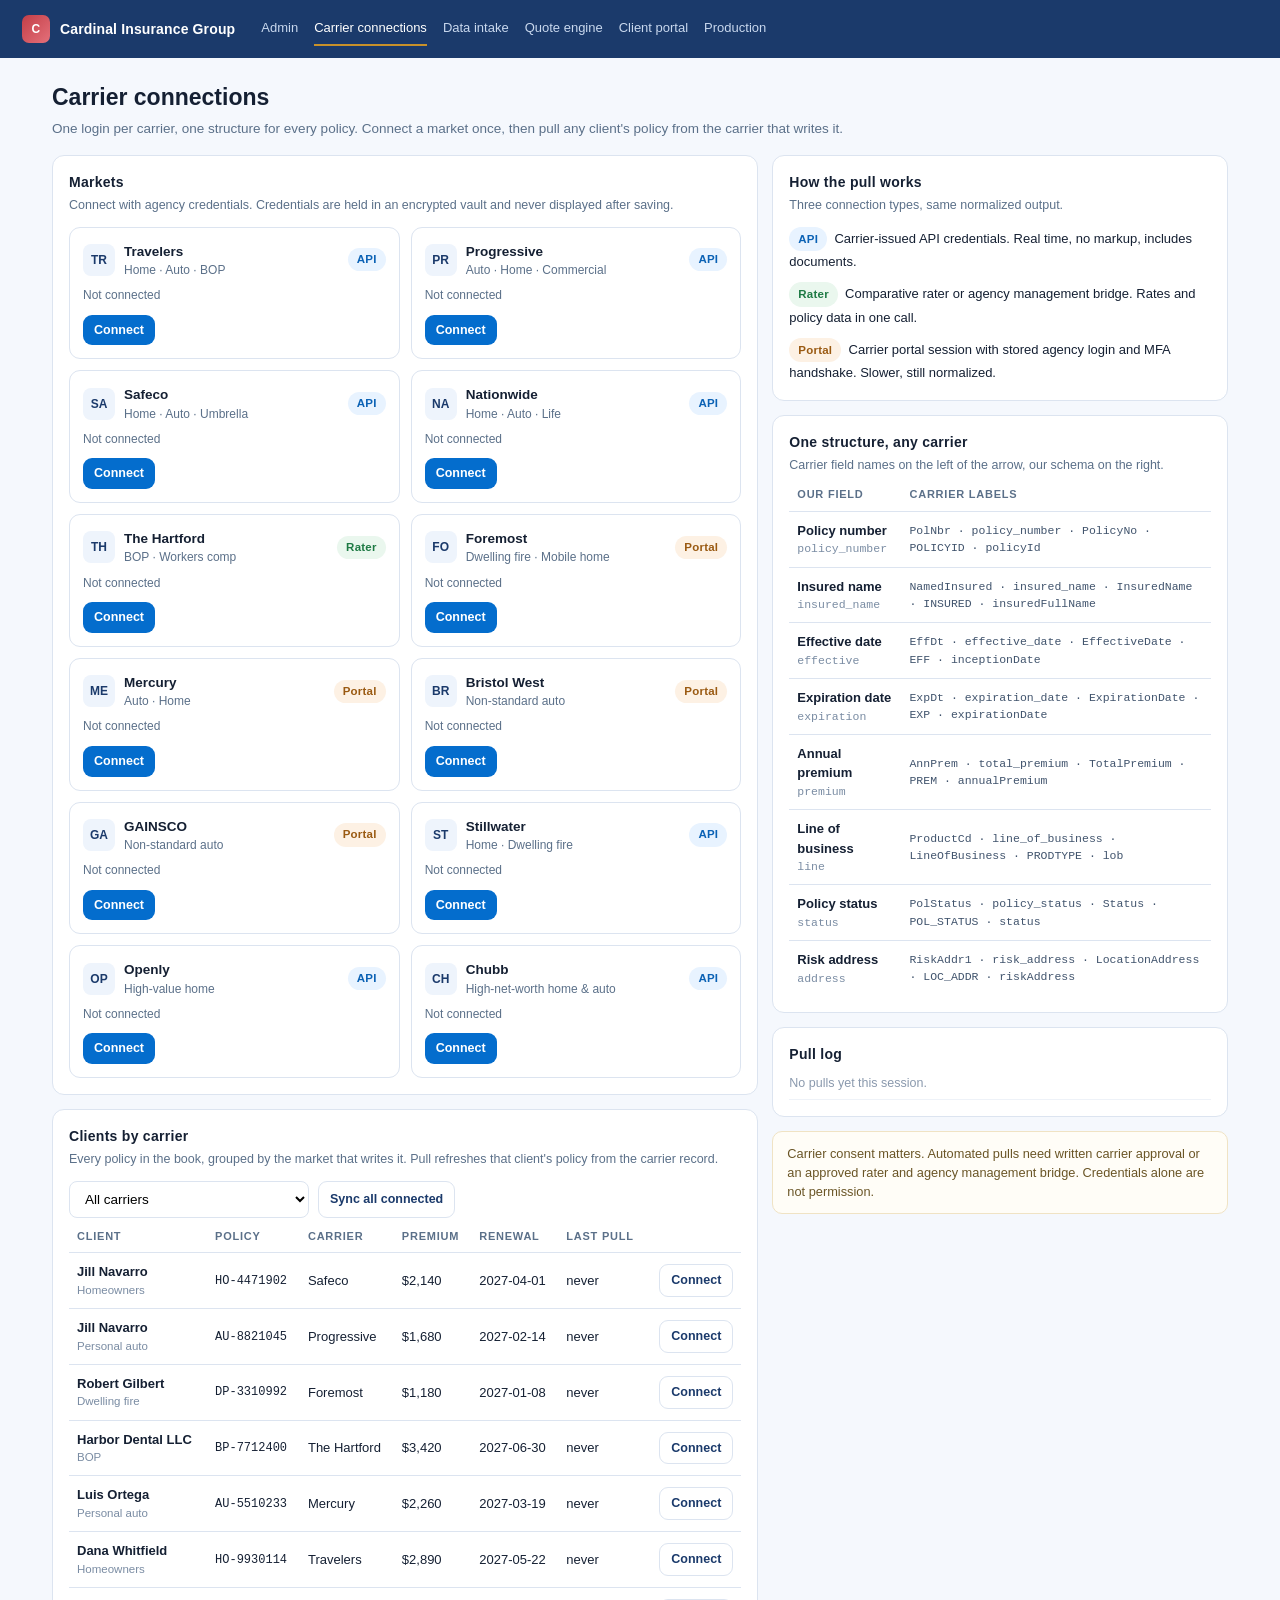
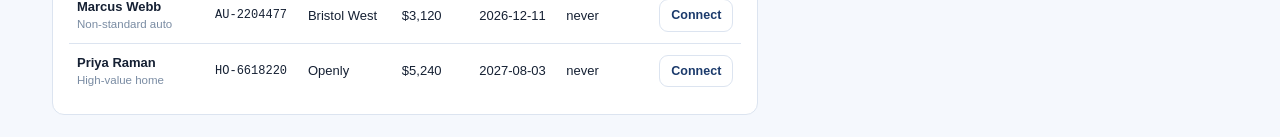
<file: carriers.html>
<!DOCTYPE html>
<html lang="en">
<head>
<meta charset="utf-8">
<meta name="viewport" content="width=device-width,initial-scale=1">
<title>Carrier Connections — Cardinal Insurance Group</title>
<style>
:root{--blue:#046DCD;--navy:#1B3A6B;--red:#C33E47;--gold:#C8912A;--ink:#152033;--mute:#5B7089;--line:#DCE4F0;--bg:#F5F8FD;--card:#fff}
*{box-sizing:border-box}
body{margin:0;font:14px/1.5 -apple-system,BlinkMacSystemFont,"Segoe UI",Inter,Roboto,sans-serif;color:var(--ink);background:var(--bg)}
a{color:var(--blue);text-decoration:none}
.top{background:var(--navy);color:#fff;padding:0 22px;display:flex;align-items:center;gap:18px;height:58px;position:sticky;top:0;z-index:20}
.brand{display:flex;align-items:center;gap:10px;font-weight:800;letter-spacing:.01em}
.mark{width:28px;height:28px;border-radius:7px;background:linear-gradient(135deg,var(--red),#E4707A);display:grid;place-items:center;font-size:12px;font-weight:800}
.top nav{display:flex;gap:16px;margin-left:8px;font-size:13px}
.top nav a{color:#C9D8EE;padding:6px 0;border-bottom:2px solid transparent}
.top nav a.on,.top nav a:hover{color:#fff;border-color:var(--gold)}
.wrap{max-width:1220px;margin:0 auto;padding:22px}
h1{font-size:23px;margin:0 0 4px}
.sub{color:var(--mute);font-size:13.5px;margin-bottom:16px}
.grid{display:grid;gap:14px}
.card{background:var(--card);border:1px solid var(--line);border-radius:12px;padding:16px}
.card h2{font-size:14px;margin:0 0 3px;letter-spacing:.02em}
.card .hint{color:var(--mute);font-size:12.5px;margin-bottom:12px}
.badge{display:inline-flex;align-items:center;gap:6px;padding:3px 9px;border-radius:999px;font-size:11.5px;font-weight:700;letter-spacing:.02em}
.b-api{background:#E8F3FF;color:#0B62B5}.b-rater{background:#EAF7EE;color:#1E7A44}.b-portal{background:#FDF1E4;color:#9A5A12}
.on-dot{background:#E9F8EF;color:#1E7A44}.off-dot{background:#F0F2F6;color:#6B7A90}.warn-dot{background:#FDECEC;color:#A62B33}
.btn{border:0;border-radius:9px;padding:9px 14px;font:inherit;font-weight:700;font-size:13px;cursor:pointer;background:var(--blue);color:#fff}
.btn.sm{padding:6px 11px;font-size:12.5px}
.btn.ghost{background:#fff;color:var(--navy);border:1px solid var(--line)}
.btn.gold{background:var(--gold)}
.btn:disabled{opacity:.5;cursor:not-allowed}
table{width:100%;border-collapse:collapse;font-size:13px}
th{text-align:left;font-size:11px;letter-spacing:.07em;text-transform:uppercase;color:var(--mute);padding:0 8px 8px;font-weight:800}
td{padding:9px 8px;border-top:1px solid var(--line);vertical-align:middle}
tbody tr:hover{background:#FAFCFF}
.carrier-list{display:grid;grid-template-columns:repeat(auto-fill,minmax(268px,1fr));gap:11px}
.cc{background:#fff;border:1px solid var(--line);border-radius:11px;padding:13px}
.cc.on{border-color:#BCD9F7;box-shadow:0 2px 10px rgba(4,109,205,.07)}
.cc .row1{display:flex;align-items:center;gap:9px;margin-bottom:8px}
.av{width:32px;height:32px;border-radius:8px;background:#EEF4FC;color:var(--navy);display:grid;place-items:center;font-weight:800;font-size:12px}
.cc b{font-size:13.5px}
.cc .meta{color:var(--mute);font-size:12px;line-height:1.45}
.cc .acts{display:flex;gap:7px;margin-top:10px}
.mask{background:#F6F8FC;border:1px solid var(--line);border-radius:8px;padding:9px 11px;font-family:ui-monospace,SFMono-Regular,Menlo,monospace;font-size:12.5px;color:#31445C;margin:8px 0}
.modal{position:fixed;inset:0;background:rgba(12,25,44,.55);display:none;place-items:center;z-index:60;padding:18px}
.modal.on{display:grid}
.sheet{background:#fff;border-radius:14px;max-width:620px;width:100%;max-height:88vh;overflow:auto;padding:20px}
.sheet h3{margin:0 0 3px;font-size:17px}
label{display:block;font-size:12px;font-weight:700;letter-spacing:.03em;text-transform:uppercase;color:var(--mute);margin:12px 0 4px}
input,select{width:100%;padding:9px 11px;border:1px solid var(--line);border-radius:8px;font:inherit;font-size:13.5px;background:#fff}
.two{display:grid;grid-template-columns:1fr 1fr;gap:11px}
.diff{display:grid;grid-template-columns:1fr 1fr;gap:12px;margin-top:12px}
.pane{background:#F8FAFD;border:1px solid var(--line);border-radius:10px;padding:11px}
.pane .t{font-size:11px;letter-spacing:.07em;text-transform:uppercase;color:var(--mute);font-weight:800;margin-bottom:7px}
.kv{font-family:ui-monospace,Menlo,monospace;font-size:12px;display:flex;justify-content:space-between;gap:8px;padding:3px 0;border-bottom:1px dashed #E3EAF4}
.kv:last-child{border:0}
.kv span:first-child{color:#6B7A90}
.log{font-size:12.5px;color:#3B4E68}
.log div{padding:6px 0;border-bottom:1px solid #EEF2F8}
.note{background:#FFFDF7;border:1px solid #F0E3C4;border-radius:10px;padding:12px 14px;font-size:12.8px;color:#6A5526}
.pill{display:inline-block;padding:2px 8px;border-radius:999px;background:#EEF4FC;color:#1B3A6B;font-size:11.5px;font-weight:700}
</style>
</head>
<body>
<div class="top">
  <div class="brand"><div class="mark">C</div>Cardinal Insurance Group</div>
  <nav>
    <a href="admin.html">Admin</a>
    <a class="on" href="carriers.html">Carrier connections</a>
    <a href="upload.html">Data intake</a>
    <a href="quote.html">Quote engine</a>
    <a href="portal.html">Client portal</a>
    <a href="dashboard.html">Production</a>
  </nav>
</div>
<div class="wrap">
  <h1>Carrier connections</h1>
  <div class="sub">One login per carrier, one structure for every policy. Connect a market once, then pull any client's policy from the carrier that writes it.</div>

  <div class="grid" style="grid-template-columns:1.55fr 1fr;align-items:start">
    <div class="grid">
      <div class="card">
        <h2>Markets</h2>
        <div class="hint">Connect with agency credentials. Credentials are held in an encrypted vault and never displayed after saving.</div>
        <div class="carrier-list" id="clist"></div>
      </div>

      <div class="card">
        <h2>Clients by carrier</h2>
        <div class="hint">Every policy in the book, grouped by the market that writes it. Pull refreshes that client's policy from the carrier record.</div>
        <div style="display:flex;gap:9px;margin:0 0 10px;flex-wrap:wrap">
          <select id="cfilter" style="max-width:240px" onchange="renderClients()"><option value="">All carriers</option></select>
          <button class="btn ghost sm" onclick="syncAll()">Sync all connected</button>
        </div>
        <table>
          <thead><tr><th>Client</th><th>Policy</th><th>Carrier</th><th>Premium</th><th>Renewal</th><th>Last pull</th><th></th></tr></thead>
          <tbody id="crows"></tbody>
        </table>
      </div>
    </div>

    <div class="grid">
      <div class="card">
        <h2>How the pull works</h2>
        <div class="hint">Three connection types, same normalized output.</div>
        <div style="font-size:13px;line-height:1.62">
          <p style="margin:0 0 10px"><span class="badge b-api">API</span> &nbsp;Carrier-issued API credentials. Real time, no markup, includes documents.</p>
          <p style="margin:0 0 10px"><span class="badge b-rater">Rater</span> &nbsp;Comparative rater or agency management bridge. Rates and policy data in one call.</p>
          <p style="margin:0"><span class="badge b-portal">Portal</span> &nbsp;Carrier portal session with stored agency login and MFA handshake. Slower, still normalized.</p>
        </div>
      </div>

      <div class="card">
        <h2>One structure, any carrier</h2>
        <div class="hint">Carrier field names on the left of the arrow, our schema on the right.</div>
        <table>
          <thead><tr><th>Our field</th><th>Carrier labels</th></tr></thead>
          <tbody id="maptbl"></tbody>
        </table>
      </div>

      <div class="card">
        <h2>Pull log</h2>
        <div class="log" id="log"><div style="color:#8A99AD">No pulls yet this session.</div></div>
      </div>

      <div class="note">Carrier consent matters. Automated pulls need written carrier approval or an approved rater and agency management bridge. Credentials alone are not permission.</div>
    </div>
  </div>
</div>

<div class="modal" id="connectModal"><div class="sheet" id="connectSheet"></div></div>
<div class="modal" id="pullModal"><div class="sheet" id="pullSheet"></div></div>
<script>
const CKEY='card_carriers', LKEY='card_contracts';
const CARRIERS=[
 {id:'travelers',n:'Travelers',t:'API',lines:'Home · Auto · BOP',fields:{policy_number:'PolNbr',insured_name:'NamedInsured',effective:'EffDt',expiration:'ExpDt',premium:'AnnPrem'}},
 {id:'progressive',n:'Progressive',t:'API',lines:'Auto · Home · Commercial',fields:{policy_number:'policy_number',insured_name:'insured_name',effective:'effective_date',expiration:'expiration_date',premium:'total_premium'}},
 {id:'safeco',n:'Safeco',t:'API',lines:'Home · Auto · Umbrella',fields:{policy_number:'PolicyNo',insured_name:'InsuredName',effective:'EffectiveDate',expiration:'ExpirationDate',premium:'TotalPremium'}},
 {id:'nationwide',n:'Nationwide',t:'API',lines:'Home · Auto · Life',fields:{policy_number:'PolicyNumber',insured_name:'Insured_Name',effective:'Policy_Effective',expiration:'Policy_Expiration',premium:'Policy_Premium'}},
 {id:'hartford',n:'The Hartford',t:'Rater',lines:'BOP · Workers comp',fields:{policy_number:'POLICY',insured_name:'ACCOUNT_NAME',effective:'EFF_DATE',expiration:'EXP_DATE',premium:'GROSS_PREM'}},
 {id:'foremost',n:'Foremost',t:'Portal',lines:'Dwelling fire · Mobile home',fields:{policy_number:'Policy',insured_name:'Insured',effective:'Start',expiration:'End',premium:'Premium'}},
 {id:'mercury',n:'Mercury',t:'Portal',lines:'Auto · Home',fields:{policy_number:'POLICYID',insured_name:'INSURED',effective:'EFF',expiration:'EXP',premium:'PREM'}},
 {id:'bristolwest',n:'Bristol West',t:'Portal',lines:'Non-standard auto',fields:{policy_number:'POL_NUM',insured_name:'CLIENT_NAME',effective:'INCEPTION',expiration:'RENEWAL',premium:'TOTAL_PREM'}},
 {id:'gainsco',n:'GAINSCO',t:'Portal',lines:'Non-standard auto',fields:{policy_number:'Policy No.',insured_name:'Customer',effective:'Policy Start',expiration:'Policy End',premium:'Amount Due'}},
 {id:'stillwater',n:'Stillwater',t:'API',lines:'Home · Dwelling fire',fields:{policy_number:'policyId',insured_name:'insuredFullName',effective:'inceptionDate',expiration:'expirationDate',premium:'annualPremium'}},
 {id:'openly',n:'Openly',t:'API',lines:'High-value home',fields:{policy_number:'policyNumber',insured_name:'namedInsured',effective:'effectiveDate',expiration:'expirationDate',premium:'totalPremium'}},
 {id:'chubb',n:'Chubb',t:'API',lines:'High-net-worth home & auto',fields:{policy_number:'PolicyNum',insured_name:'InsuredName',effective:'InceptionDt',expiration:'ExpirationDt',premium:'AnnualPremium'}}
];
const CANON=[
 ['policy_number','Policy number'],['insured_name','Insured name'],['effective','Effective date'],
 ['expiration','Expiration date'],['premium','Annual premium'],['line','Line of business'],
 ['status','Policy status'],['address','Risk address']
];
const MAPINFO={
 policy_number:['PolNbr','policy_number','PolicyNo','POLICYID','policyId'],
 insured_name:['NamedInsured','insured_name','InsuredName','INSURED','insuredFullName'],
 effective:['EffDt','effective_date','EffectiveDate','EFF','inceptionDate'],
 expiration:['ExpDt','expiration_date','ExpirationDate','EXP','expirationDate'],
 premium:['AnnPrem','total_premium','TotalPremium','PREM','annualPremium'],
 line:['ProductCd','line_of_business','LineOfBusiness','PRODTYPE','lob'],
 status:['PolStatus','policy_status','Status','POL_STATUS','status'],
 address:['RiskAddr1','risk_address','LocationAddress','LOC_ADDR','riskAddress']
};
function ls(){try{return JSON.parse(localStorage.getItem(CKEY)||'{}')}catch(e){return{}}}
function sv(o){localStorage.setItem(CKEY,JSON.stringify(o))}
function contracts(){try{const c=JSON.parse(localStorage.getItem(LKEY)||'[]');return c.length?c:DEMO}catch(e){return DEMO}}
const DEMO=[
 {policy_number:'HO-4471902',insured_name:'Jill Navarro',email:'jill.n@example.com',carrier:'Safeco',line:'Homeowners',premium:2140,expiration:'2027-04-01',status:'Active'},
 {policy_number:'AU-8821045',insured_name:'Jill Navarro',email:'jill.n@example.com',carrier:'Progressive',line:'Personal auto',premium:1680,expiration:'2027-02-14',status:'Active'},
 {policy_number:'DP-3310992',insured_name:'Robert Gilbert',email:'r.gilbert@example.com',carrier:'Foremost',line:'Dwelling fire',premium:1180,expiration:'2027-01-08',status:'Active'},
 {policy_number:'BP-7712400',insured_name:'Harbor Dental LLC',email:'billing@harbordental.example',carrier:'The Hartford',line:'BOP',premium:3420,expiration:'2027-06-30',status:'Active'},
 {policy_number:'AU-5510233',insured_name:'Luis Ortega',email:'l.ortega@example.com',carrier:'Mercury',line:'Personal auto',premium:2260,expiration:'2027-03-19',status:'Pending renewal'},
 {policy_number:'HO-9930114',insured_name:'Dana Whitfield',email:'d.whitfield@example.com',carrier:'Travelers',line:'Homeowners',premium:2890,expiration:'2027-05-22',status:'Active'},
 {policy_number:'AU-2204477',insured_name:'Marcus Webb',email:'m.webb@example.com',carrier:'Bristol West',line:'Non-standard auto',premium:3120,expiration:'2026-12-11',status:'Active'},
 {policy_number:'HO-6618220',insured_name:'Priya Raman',email:'p.raman@example.com',carrier:'Openly',line:'High-value home',premium:5240,expiration:'2027-08-03',status:'Active'}
];
function money(n){return '$'+(Number(n)||0).toLocaleString(undefined,{maximumFractionDigits:0})}
function today(){return new Date().toISOString().slice(0,10)}

function renderCarriers(){
  const conn=ls();
  document.getElementById('clist').innerHTML=CARRIERS.map(c=>{
    const on=!!conn[c.id];
    const cls=c.t==='API'?'b-api':c.t==='Rater'?'b-rater':'b-portal';
    return `<div class="cc ${on?'on':''}">
      <div class="row1"><div class="av">${c.n.slice(0,2).toUpperCase()}</div>
        <div style="flex:1"><b>${c.n}</b><div class="meta">${c.lines}</div></div>
        <span class="badge ${cls}">${c.t}</span></div>
      <div class="meta">${on?'Connected · '+conn[c.id].user+' · last pull '+(conn[c.id].last||'—'):'Not connected'}</div>
      <div class="acts">
        <button class="btn sm ${on?'ghost':''}" onclick="openConnect('${c.id}')">${on?'Update login':'Connect'}</button>
        ${on?`<button class="btn sm ghost" onclick="disconnect('${c.id}')">Disconnect</button>`:''}
      </div></div>`;
  }).join('');
  const f=document.getElementById('cfilter');
  if(f.options.length<=1){
    const names=[...new Set(contracts().map(c=>c.carrier))].sort();
    f.innerHTML='<option value="">All carriers</option>'+names.map(n=>`<option>${n}</option>`).join('');
  }
}
function renderMap(){
  document.getElementById('maptbl').innerHTML=CANON.map(([k,label])=>
    `<tr><td><b>${label}</b><div class="meta" style="color:#7A8CA3;font-size:11.5px;font-family:ui-monospace,Menlo,monospace">${k}</div></td>
     <td style="font-family:ui-monospace,Menlo,monospace;font-size:11.5px;color:#41546D">${(MAPINFO[k]||[]).join(' · ')}</td></tr>`).join('');
}
function renderClients(){
  const conn=ls(); const f=document.getElementById('cfilter').value;
  const rows=contracts().filter(c=>!f||c.carrier===f);
  document.getElementById('crows').innerHTML=rows.map(c=>{
    const cid=(c.carrier||'').toLowerCase().replace(/[^a-z]/g,'');
    const isOn=!!conn[cid]||!!conn[CARRIERS.find(x=>x.n===c.carrier)?.id];
    return `<tr>
      <td><b>${c.insured_name||'—'}</b><div style="color:#7A8CA3;font-size:11.5px">${c.line||''}</div></td>
      <td style="font-family:ui-monospace,Menlo,monospace;font-size:12px">${c.policy_number||'—'}</td>
      <td>${c.carrier||'—'}</td>
      <td>${money(c.premium)}</td>
      <td>${c.expiration||'—'}</td>
      <td>${c.last_pull||'never'}</td>
      <td style="text-align:right">${isOn
        ? `<button class="btn sm" onclick="openPull('${c.policy_number}')">Pull</button>`
        : `<button class="btn sm ghost" onclick="openConnect('${CARRIERS.find(x=>x.n===c.carrier)?.id||''}')">Connect</button>`}</td>
    </tr>`;
  }).join('')||'<tr><td colspan="7" style="color:#8A99AD">No policies for that carrier.</td></tr>';
}
function openConnect(id){
  const c=CARRIERS.find(x=>x.id===id); if(!c)return;
  const conn=ls()[id]||{};
  document.getElementById('connectSheet').innerHTML=`
    <h3>${c.n}</h3>
    <div class="sub" style="margin-bottom:6px">${c.t} connection · ${c.lines}</div>
    <label>Agency code or producer number</label><input id="cw" placeholder="e.g. 0028431" value="${conn.agency||''}">
    <div class="two">
      <div><label>Username</label><input id="cu" placeholder="portal user" value="${conn.userMasked?'':''}"></div>
      <div><label>MFA method</label><select id="cm"><option>Authenticator app</option><option>SMS code</option><option>Email code</option></select></div>
    </div>
    <label>Password</label><input id="cp" type="password" placeholder="${conn.user?'Saved in vault — enter to replace':'Enter carrier password'}">
    <div class="mask">${conn.user?'Stored: '+conn.user+' · credential sealed in vault, never shown again':'Nothing stored yet'}</div>
    <div style="display:flex;gap:9px;justify-content:flex-end;margin-top:14px">
      <button class="btn ghost" onclick="close_('connectModal')">Cancel</button>
      <button class="btn" onclick="saveConn('${id}')">${conn.user?'Update login':'Connect market'}</button>
    </div>`;
  document.getElementById('connectModal').classList.add('on');
}
function saveConn(id){
  const u=document.getElementById('cu').value.trim()||'agency.user';
  const m=document.getElementById('cm').value;
  const o=ls(); o[id]={user:maskUser(u),userMasked:true,mfa:m,agency:document.getElementById('cw').value.trim(),last:(o[id]||{}).last||'—',at:today()};
  sv(o); close_('connectModal'); renderCarriers(); renderClients(); logAdd(`${CARRIERS.find(c=>c.id===id).n} connected · ${m}`);
}
function maskUser(u){return u.length<4?u.slice(0,1)+'•••':u.slice(0,2)+'••••'+u.slice(-1)}
function disconnect(id){const o=ls();delete o[id];sv(o);renderCarriers();renderClients();logAdd(`${CARRIERS.find(c=>c.id===id).n} disconnected`)}
function close_(m){document.getElementById(m).classList.remove('on')}

function openPull(pn){
  const c=contracts().find(x=>x.policy_number===pn); const car=CARRIERS.find(x=>x.n===c.carrier)||{fields:{}};
  const f=car.fields||{};
  const raw={}; Object.entries(f).forEach(([k,v])=>{ if(k==='premium') raw[v]='$'+(Number(c.premium)*(0.96+Math.random()*0.1)).toFixed(2); else if(k==='effective') raw[v]='01/01/2026'; else if(k==='expiration') raw[v]=c.expiration; else if(k==='policy_number') raw[v]=c.policy_number; else if(k==='insured_name') raw[v]=c.insured_name; });
  const norm={policy_number:c.policy_number,insured_name:c.insured_name,effective:'2026-01-01',expiration:c.expiration,premium:Number(c.premium)};
  window.__pull={pn,prev:c,car,c};
  document.getElementById('pullSheet').innerHTML=`
    <h3>${c.carrier} · pull policy</h3>
    <div class="sub">${c.insured_name} · ${c.policy_number}</div>
    <div class="diff">
      <div class="pane"><div class="t">Carrier returned</div>${Object.entries(raw).map(([k,v])=>`<div class="kv"><span>${k}</span><span>${v}</span></div>`).join('')}</div>
      <div class="pane"><div class="t">Our structure</div>${Object.entries(norm).map(([k,v])=>`<div class="kv"><span>${k}</span><span>${v}</span></div>`).join('')}</div>
    </div>
    <div style="display:flex;gap:9px;justify-content:flex-end;margin-top:14px">
      <button class="btn ghost" onclick="close_('pullModal')">Close</button>
      <button class="btn gold" onclick="applyPull()">Apply to policy</button>
    </div>`;
  document.getElementById('pullModal').classList.add('on');
}
function applyPull(){
  const {pn,car}=window.__pull;
  let data; try{data=JSON.parse(localStorage.getItem(LKEY)||'[]')}catch(e){data=[]}
  if(!data.length) data=JSON.parse(JSON.stringify(DEMO));
  const i=data.findIndex(x=>x.policy_number===pn);
  if(i>-1){ data[i].last_pull=today(); data[i].source=car.t; data[i].premium=Math.round(data[i].premium); }
  localStorage.setItem(LKEY,JSON.stringify(data));
  const o=ls(); const cid=car.id; if(o[cid]) o[cid].last=today(); sv(o);
  close_('pullModal'); renderClients(); logAdd(`${car.n} · ${pn} refreshed`);
}
function syncAll(){
  const conn=ls(); const n=Object.keys(conn).length;
  if(!n){logAdd('No markets connected yet');return}
  let data; try{data=JSON.parse(localStorage.getItem(LKEY)||'[]')}catch(e){data=[]}
  if(!data.length) data=JSON.parse(JSON.stringify(DEMO));
  let k=0;
  data.forEach(r=>{const car=CARRIERS.find(x=>x.n===r.carrier); if(car&&conn[car.id]){r.last_pull=today(); k++;}});
  localStorage.setItem(LKEY,JSON.stringify(data));
  renderClients(); logAdd(`Synced ${k} policies across ${n} connected markets`);
}
const LKEY_LOG='card_pulllog';
function logAdd(t){
  let l=[]; try{l=JSON.parse(localStorage.getItem(LKEY_LOG)||'[]')}catch(e){}
  l.unshift({t,at:new Date().toLocaleTimeString([], {hour:'2-digit',minute:'2-digit'})});
  localStorage.setItem(LKEY_LOG,JSON.stringify(l.slice(0,8))); renderLog();
}
function renderLog(){
  let l=[]; try{l=JSON.parse(localStorage.getItem(LKEY_LOG)||'[]')}catch(e){}
  document.getElementById('log').innerHTML=l.length?l.map(x=>`<div>${x.t}<div style="color:#8A99AD;font-size:11.5px">${x.at}</div></div>`).join(''):'<div style="color:#8A99AD">No pulls yet this session.</div>';
}
renderCarriers();renderMap();renderClients();renderLog();
</script>
</body></html>
</file>
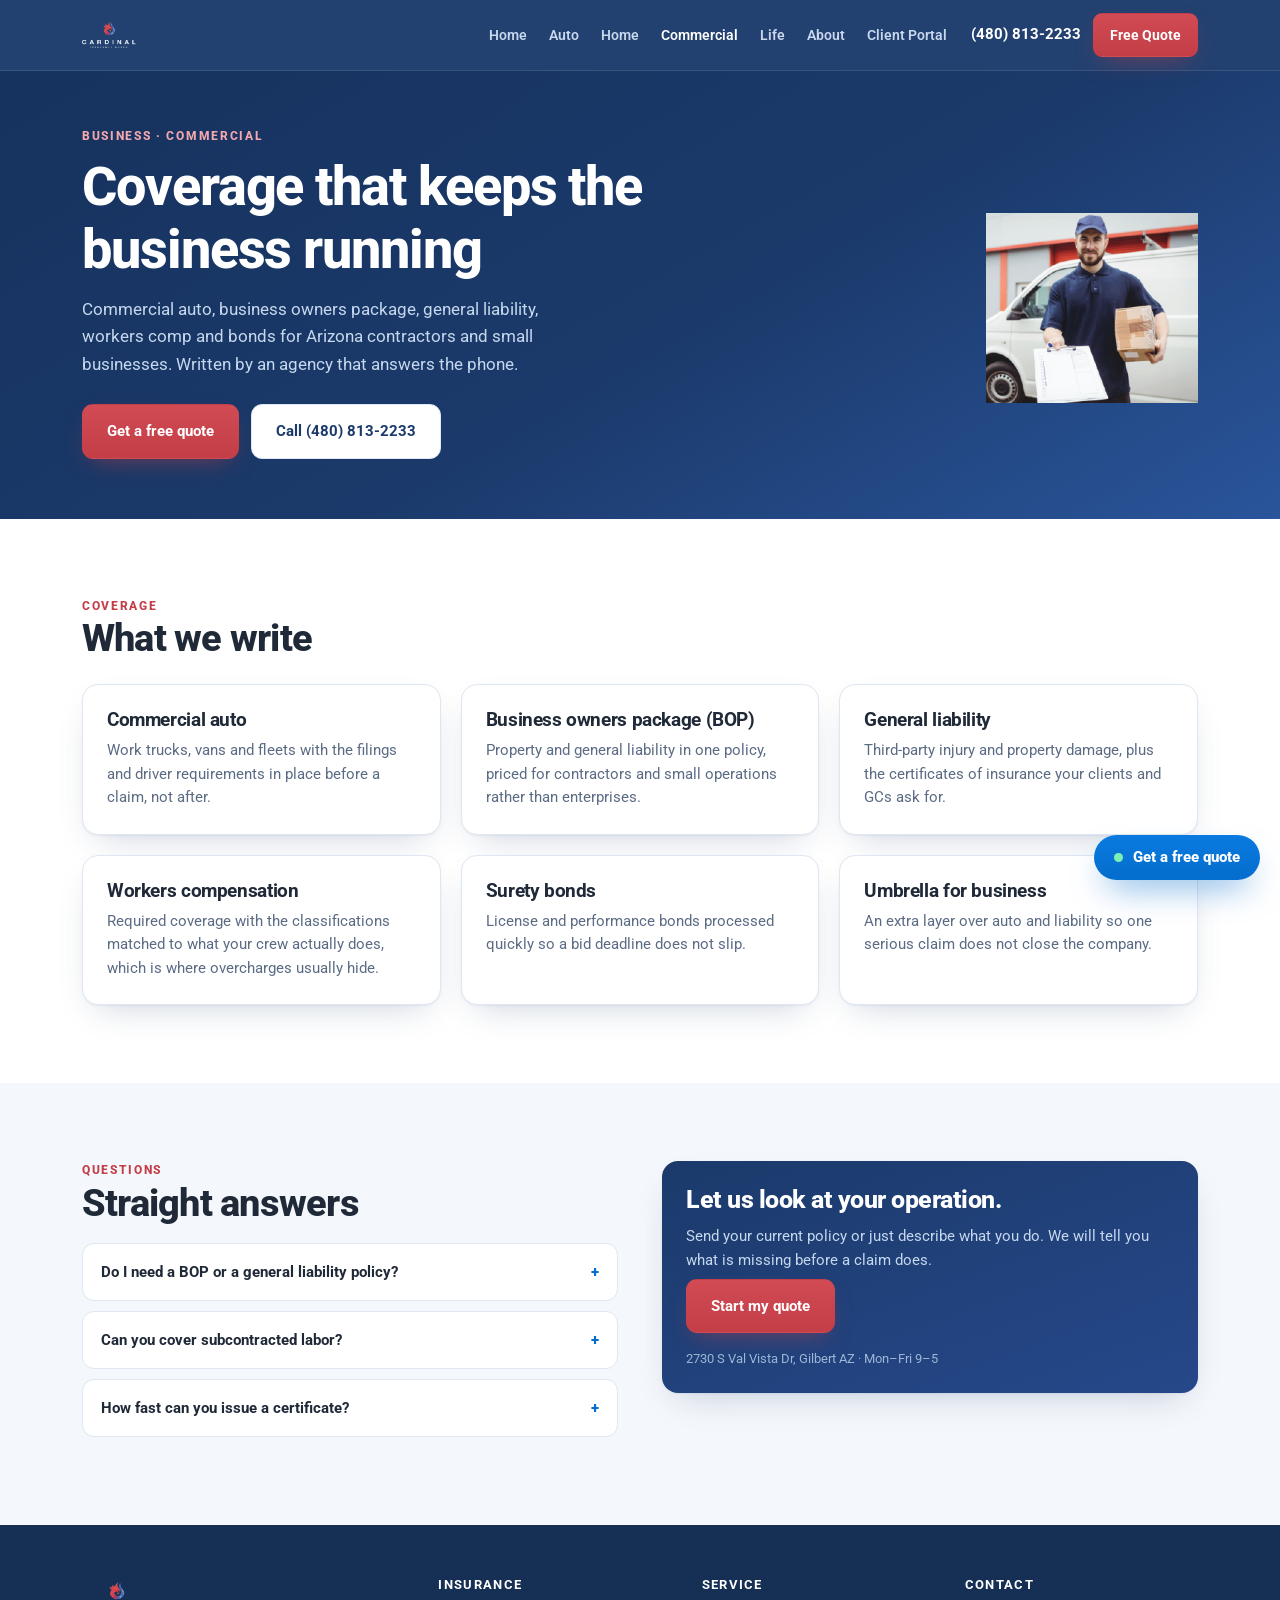
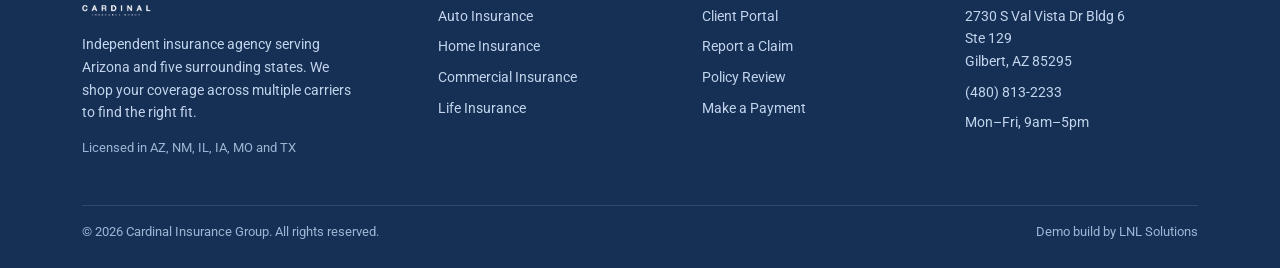
<file: commercial.html>
<!DOCTYPE html>
<html lang="en">
<head>
<meta charset="utf-8">
<meta name="viewport" content="width=device-width,initial-scale=1">
<title>Commercial Insurance in Arizona | Cardinal Insurance Group</title>
<meta name="description" content="Commercial auto, business owners package, general liability, workers comp and bonds for Arizona contractors and small businesses. Written by an agency">
<link rel="icon" href="assets/img/logo-alt.png">
<link rel="preconnect" href="https://fonts.googleapis.com">
<link rel="preconnect" href="https://fonts.gstatic.com" crossorigin>
<link href="https://fonts.googleapis.com/css2?family=Roboto:wght@400;500;700;900&display=swap" rel="stylesheet">
<link rel="stylesheet" href="assets/css/site.css">

</head>
<body>
<header class="nav">
  <div class="wrap nav__in">
    <a class="nav__logo" href="index.html"><img src="assets/img/logo-white.png" alt="Cardinal Insurance Group"></a>
    <nav class="nav__links" id="navlinks"><a href="index.html">Home</a><a href="auto.html">Auto</a><a href="home-insurance.html">Home</a><a href="commercial.html" style="color:#fff">Commercial</a><a href="life.html">Life</a><a href="about.html">About</a><a href="portal.html">Client Portal</a></nav>
    <div class="nav__cta">
      <a class="nav__tel" href="tel:+14808132233">(480) 813-2233</a>
      <a class="btn btn--red btn--sm" href="index.html#quote">Free Quote</a>
      <button class="burger" id="burger" aria-label="Menu">&#9776;</button>
    </div>
  </div>
</header>

<section style="background:linear-gradient(150deg,#16325E,#1B3A6B 55%,#2A559B);color:#fff;padding:56px 0 60px">
  <div class="wrap">
    <div class="eyebrow" style="color:#F2A7AE">Business · Commercial</div>
    <div style="display:grid;grid-template-columns:1.15fr .85fr;gap:38px;align-items:center;margin-top:10px">
      <div>
        <h1 style="color:#fff">Coverage that keeps the business running</h1>
        <p style="color:#C6D8EE;font-size:17px;max-width:50ch;margin-top:14px">Commercial auto, business owners package, general liability, workers comp and bonds for Arizona contractors and small businesses. Written by an agency that answers the phone.</p>
        <div class="hero__cta"><a class="btn btn--red" href="index.html#quote">Get a free quote</a>
        <a class="btn btn--ghost" href="tel:+14808132233">Call (480) 813-2233</a></div>
      </div>
      <div style="text-align:right"><img src="assets/img/svc-commercial.png" alt="" style="max-height:190px;width:auto;margin-left:auto"></div>
    </div>
  </div>
</section>

<section class="sec"><div class="wrap">
  <div class="eyebrow">Coverage</div>
  <h2 style="margin-bottom:24px">What we write</h2>
  <div class="grid3"><div class="card"><h3>Commercial auto</h3><p>Work trucks, vans and fleets with the filings and driver requirements in place before a claim, not after.</p></div><div class="card"><h3>Business owners package (BOP)</h3><p>Property and general liability in one policy, priced for contractors and small operations rather than enterprises.</p></div><div class="card"><h3>General liability</h3><p>Third-party injury and property damage, plus the certificates of insurance your clients and GCs ask for.</p></div><div class="card"><h3>Workers compensation</h3><p>Required coverage with the classifications matched to what your crew actually does, which is where overcharges usually hide.</p></div><div class="card"><h3>Surety bonds</h3><p>License and performance bonds processed quickly so a bid deadline does not slip.</p></div><div class="card"><h3>Umbrella for business</h3><p>An extra layer over auto and liability so one serious claim does not close the company.</p></div></div>
</div></section>

<section class="sec sec--mist"><div class="wrap">
  <div class="grid2" style="gap:44px;align-items:start">
    <div>
      <div class="eyebrow">Questions</div>
      <h2 style="margin-bottom:18px">Straight answers</h2>
      <details class="faq"><summary>Do I need a BOP or a general liability policy?</summary><div class="faq__b">If you have a location and business property, a BOP usually bundles both for less. If you are service-only and mobile, standalone general liability may fit better.</div></details><details class="faq"><summary>Can you cover subcontracted labor?</summary><div class="faq__b">It depends on how you use subs. This is one of the biggest gaps we find, and it is worth ten minutes to get right.</div></details><details class="faq"><summary>How fast can you issue a certificate?</summary><div class="faq__b">Usually same day for existing clients, which matters when a GC is waiting on you.</div></details>
    </div>
    <div class="card" style="background:linear-gradient(160deg,#1B3A6B,#26488A);color:#fff;border:0">
      <h2 style="color:#fff;font-size:25px;margin-bottom:10px">Let us look at your operation.</h2>
      <p style="color:#C6D8EE;font-size:15px">Send your current policy or just describe what you do. We will tell you what is missing before a claim does.</p>
      <a class="btn btn--red" href="index.html#quote" style="margin-top:6px">Start my quote</a>
      <p style="color:#9DB6D4;font-size:12.5px;margin:16px 0 0">2730 S Val Vista Dr, Gilbert AZ · Mon–Fri 9–5</p>
    </div>
  </div>
</div></section>

<footer class="ft">
  <div class="wrap">
    <div class="ft__grid">
      <div>
        <img src="assets/img/logo-white.png" alt="Cardinal Insurance Group" style="height:44px;width:auto;margin-bottom:12px">
        <p style="margin:0;max-width:34ch">Independent insurance agency serving Arizona and five surrounding states. We shop your coverage across multiple carriers to find the right fit.</p>
        <p class="ft__lic">Licensed in AZ, NM, IL, IA, MO and TX</p>
      </div>
      <div><h4>Insurance</h4><ul>
        <li><a href="auto.html">Auto Insurance</a></li>
        <li><a href="home-insurance.html">Home Insurance</a></li>
        <li><a href="commercial.html">Commercial Insurance</a></li>
        <li><a href="life.html">Life Insurance</a></li>
      </ul></div>
      <div><h4>Service</h4><ul>
        <li><a href="portal.html">Client Portal</a></li>
        <li><a href="index.html#quote">Report a Claim</a></li>
        <li><a href="index.html#quote">Policy Review</a></li>
        <li><a href="index.html#quote">Make a Payment</a></li>
      </ul></div>
      <div><h4>Contact</h4><ul>
        <li>2730 S Val Vista Dr Bldg 6<br>Ste 129<br>Gilbert, AZ 85295</li>
        <li><a href="tel:+14808132233">(480) 813-2233</a></li>
        <li>Mon–Fri, 9am–5pm</li>
      </ul></div>
    </div>
    <div class="ft__base">
      <span>&copy; 2026 Cardinal Insurance Group. All rights reserved.</span>
      <span>Demo build by LNL Solutions</span>
    </div>
  </div>
</footer>
<script src="assets/js/app.js"></script>

</body>
</html>
</file>
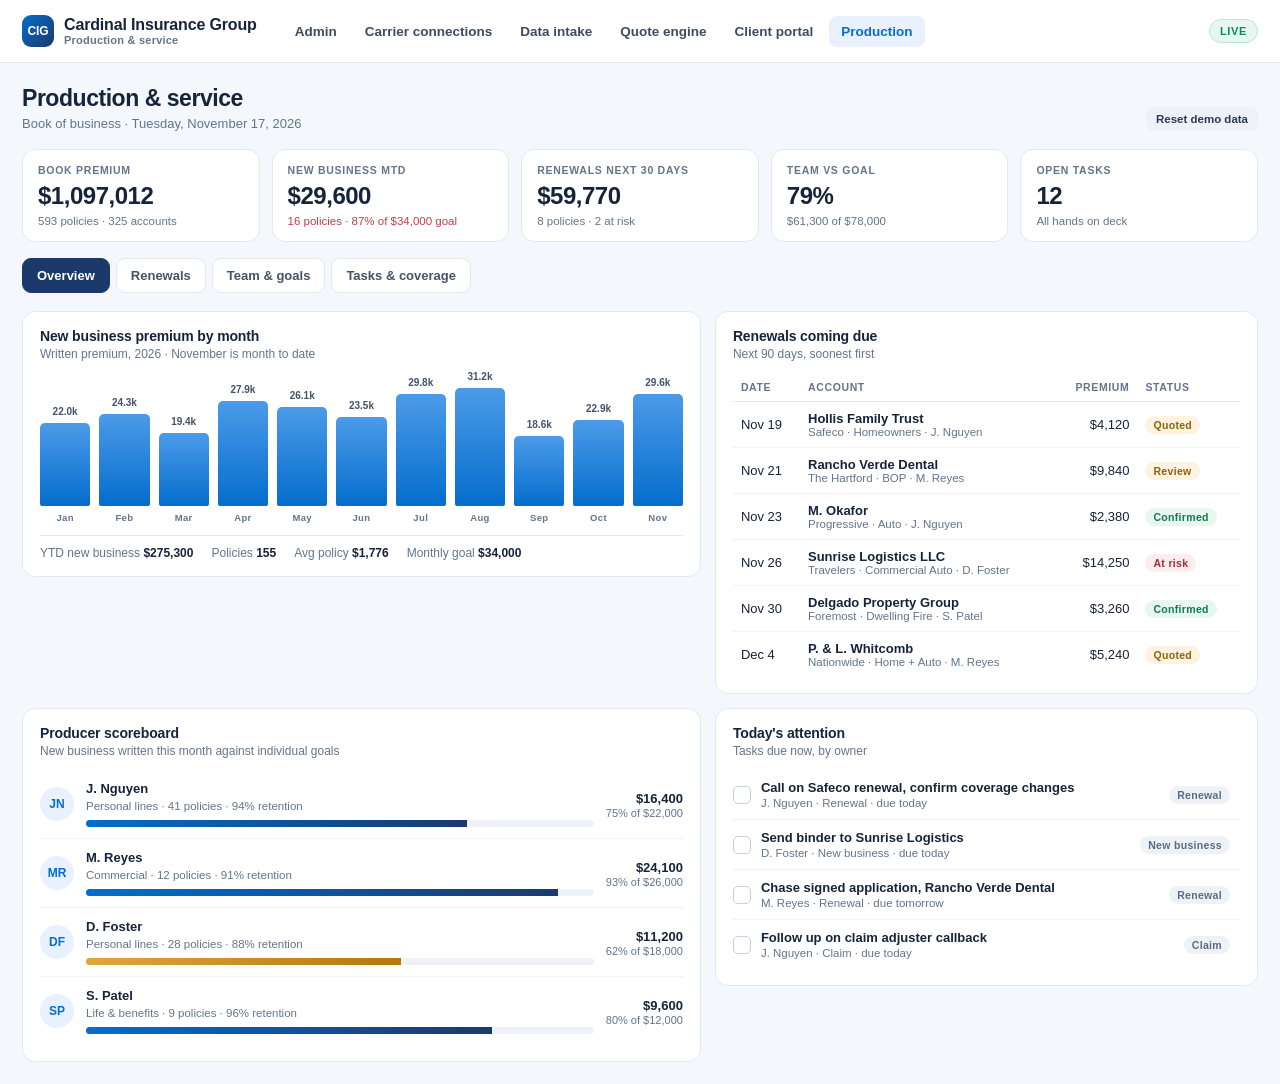
<file: dashboard.html>
<!DOCTYPE html>
<html lang="en">
<head>
<meta charset="utf-8">
<meta name="viewport" content="width=device-width,initial-scale=1">
<title>Cardinal Insurance Group — Production & Service Dashboard</title>
<style>
:root{--blue:#046DCD;--navy:#1B3A6B;--red:#C33E47;--ink:#16233A;--mut:#64748B;--line:#E2E8F2;--bg:#F4F7FC;--ok:#0F8A5F;--warn:#B4790B}
*{box-sizing:border-box;margin:0;padding:0}
body{font-family:-apple-system,BlinkMacSystemFont,'Segoe UI',Inter,Roboto,sans-serif;background:var(--bg);color:var(--ink);-webkit-font-smoothing:antialiased}
a{color:inherit;text-decoration:none}
.top{background:#fff;border-bottom:1px solid var(--line);position:sticky;top:0;z-index:30}
.top__in{max-width:1320px;margin:0 auto;padding:0 22px;height:62px;display:flex;align-items:center;gap:18px}
.brand{display:flex;align-items:center;gap:10px;font-weight:800;letter-spacing:-.01em}
.mark{width:32px;height:32px;border-radius:9px;background:linear-gradient(135deg,var(--blue),var(--navy));color:#fff;display:grid;place-items:center;font-size:12px;font-weight:800}
.brand span{font-size:11px;color:var(--mut);font-weight:600;display:block;letter-spacing:.02em}
.nav{display:flex;gap:4px;margin-left:8px}
.nav a{padding:8px 12px;border-radius:8px;font-size:13.5px;font-weight:600;color:#3D4C63}
.nav a:hover{background:#EEF4FC}
.nav a.on{background:#E8F1FD;color:var(--blue)}
.spacer{flex:1}
.pill{font-size:11px;font-weight:800;letter-spacing:.06em;text-transform:uppercase;background:#E7F6EE;color:var(--ok);border:1px solid #BFE6D2;padding:5px 10px;border-radius:20px}
.wrap{max-width:1320px;margin:0 auto;padding:22px}
h1{font-size:23px;letter-spacing:-.02em}
.sub{color:var(--mut);font-size:13px;margin-top:4px}
.head{display:flex;align-items:flex-end;gap:16px;flex-wrap:wrap;margin-bottom:18px}
.tabs{display:flex;gap:6px;margin:16px 0 18px;flex-wrap:wrap}
.tab{padding:9px 14px;border-radius:9px;background:#fff;border:1px solid var(--line);font-size:13px;font-weight:700;color:#43536B;cursor:pointer}
.tab.on{background:var(--navy);color:#fff;border-color:var(--navy)}
.kpis{display:grid;grid-template-columns:repeat(5,1fr);gap:12px;margin-bottom:16px}
.kpi{background:#fff;border:1px solid var(--line);border-radius:13px;padding:14px 15px}
.kpi .l{font-size:10.5px;font-weight:800;letter-spacing:.07em;text-transform:uppercase;color:var(--mut)}
.kpi .v{font-size:24px;font-weight:800;letter-spacing:-.02em;margin-top:6px}
.kpi .d{font-size:11.5px;margin-top:5px;color:var(--mut)}
.kpi .d.up{color:var(--ok)}.kpi .d.dn{color:var(--red)}
.card{background:#fff;border:1px solid var(--line);border-radius:13px;padding:16px 17px}
.card h2{font-size:14px;letter-spacing:-.01em}
.card .s{font-size:12px;color:var(--mut);margin-top:3px;margin-bottom:12px}
.grid2{display:grid;grid-template-columns:1.25fr 1fr;gap:14px;align-items:start}
.stack{display:flex;flex-direction:column;gap:14px}
table{width:100%;border-collapse:collapse}
th{font-size:10.5px;text-transform:uppercase;letter-spacing:.06em;color:var(--mut);text-align:left;padding:8px 8px;border-bottom:1px solid var(--line);font-weight:800;cursor:pointer;white-space:nowrap}
td{padding:9px 8px;border-bottom:1px solid #EFF3F9;font-size:13px;vertical-align:middle}
tr:last-child td{border-bottom:0}
.num{text-align:right;font-variant-numeric:tabular-nums}
.tag{display:inline-block;font-size:10.5px;font-weight:800;padding:3px 8px;border-radius:20px;letter-spacing:.03em}
.t-ok{background:#E7F6EE;color:#0F7A54}.t-warn{background:#FDF3DF;color:#946008}.t-bad{background:#FDEDEE;color:#A62B34}.t-mut{background:#EEF2F7;color:#5A6A80}
.bars{display:flex;align-items:flex-end;gap:9px;height:150px;padding-top:8px}
.bar{flex:1;display:flex;flex-direction:column;justify-content:flex-end;align-items:center;gap:6px}
.bar i{display:block;width:100%;border-radius:5px 5px 2px 2px;background:linear-gradient(180deg,#4C9BE8,#046DCD)}
.bar b{font-size:9.5px;color:var(--mut);font-weight:700;letter-spacing:.04em}
.bar u{font-size:10px;color:#43536B;text-decoration:none;font-weight:700}
.prod{display:flex;align-items:center;gap:12px;padding:11px 0;border-bottom:1px solid #EFF3F9}
.prod:last-child{border-bottom:0}
.av{width:34px;height:34px;border-radius:50%;background:#E8F1FD;color:var(--blue);display:grid;place-items:center;font-size:12px;font-weight:800;flex:none}
.prod .who{flex:1;min-width:0}
.prod .who b{display:block;font-size:13px}
.prod .who span{font-size:11.5px;color:var(--mut)}
.prog{height:7px;background:#EEF2F7;border-radius:6px;overflow:hidden;margin-top:6px}
.prog i{display:block;height:100%;background:linear-gradient(90deg,#046DCD,#1B3A6B)}
.prog.warn i{background:linear-gradient(90deg,#E0A63C,#B4790B)}
.goalbox{display:flex;align-items:center;gap:6px;font-size:12px;color:var(--mut)}
input,select,textarea{font:inherit;font-size:13px;padding:7px 9px;border:1px solid #D5DEEA;border-radius:8px;background:#fff;color:var(--ink)}
input:focus,select:focus,textarea:focus{outline:2px solid #C9DEFB;border-color:var(--blue)}
.btn{padding:8px 13px;border-radius:8px;border:1px solid transparent;font-size:12.5px;font-weight:700;cursor:pointer;background:#EDF2F9;color:#2C3A50}
.btn.pri{background:var(--blue);color:#fff}
.btn.dan{background:#FDEDEE;color:#A62B34;border-color:#F3CDD0}
.btn.sm{padding:5px 9px;font-size:11.5px}
.oootag{background:#FDEDEE;color:#A62B34}
.cov{display:flex;gap:10px;flex-wrap:wrap;margin-top:10px}
.covcard{flex:1;min-width:220px;border:1px dashed #CBD8E8;border-radius:10px;padding:10px 12px;font-size:12.5px;background:#FAFCFF}
.covcard b{font-size:12.5px}
.task{display:grid;grid-template-columns:auto 1fr auto auto;gap:10px;align-items:center;padding:10px 0;border-bottom:1px solid #EFF3F9}
.task:last-child{border-bottom:0}
.chk{width:18px;height:18px;border-radius:5px;border:1.5px solid #C3D0E2;cursor:pointer;flex:none}
.chk.on{background:var(--ok);border-color:var(--ok);position:relative}
.chk.on:after{content:'✓';color:#fff;font-size:12px;position:absolute;inset:-2px 0 0 2px;font-weight:800}
.task .t1{font-size:13px;font-weight:600}
.task .t2{font-size:11.5px;color:var(--mut);margin-top:2px}
.done .t1{text-decoration:line-through;color:#8A97A8}
.hide{display:none}
.modal{position:fixed;inset:0;background:rgba(16,28,45,.5);display:none;place-items:center;z-index:60;padding:20px}
.modal.on{display:grid}
.mbox{background:#fff;border-radius:16px;padding:20px;max-width:520px;width:100%;box-shadow:0 24px 60px rgba(16,28,45,.25)}
.mbox h3{font-size:16px;margin-bottom:6px}
.mbox p{font-size:13px;color:var(--mut);margin-bottom:14px;line-height:1.5}
.fld{margin-bottom:11px}
.fld label{display:block;font-size:11px;font-weight:800;letter-spacing:.05em;text-transform:uppercase;color:var(--mut);margin-bottom:5px}
.row{display:flex;gap:8px;flex-wrap:wrap}
.log{font-size:12px;color:#43536B;padding:8px 0;border-bottom:1px solid #EFF3F9}
.log b{color:var(--ink)}
@media(max-width:1080px){.kpis{grid-template-columns:repeat(2,1fr)}.grid2{grid-template-columns:1fr}}
</style>
</head>
<body>
<div class="top"><div class="top__in">
  <div class="brand"><div class="mark">CIG</div><div>Cardinal Insurance Group<span>Production &amp; service</span></div></div>
  <nav class="nav">
    <a href="admin.html">Admin</a>
    <a href="carriers.html">Carrier connections</a>
    <a href="upload.html">Data intake</a>
    <a href="quote.html">Quote engine</a>
    <a href="portal.html">Client portal</a>
    <a class="on" href="dashboard.html">Production</a>
  </nav>
  <div class="spacer"></div>
  <span class="pill">Live</span>
</div></div>
<div class="wrap">
  <div class="head">
    <div>
      <h1>Production &amp; service</h1>
      <div class="sub" id="asof">Book of business today</div>
    </div>
    <div class="spacer"></div>
    <button class="btn sm" onclick="resetAll()">Reset demo data</button>
  </div>
  <div class="kpis" id="kpis"></div>
  <div class="tabs">
    <div class="tab on" data-v="overview">Overview</div>
    <div class="tab" data-v="renewals">Renewals</div>
    <div class="tab" data-v="team">Team &amp; goals</div>
    <div class="tab" data-v="tasks">Tasks &amp; coverage</div>
  </div>
  <section id="v-overview"></section>
  <section id="v-renewals" class="hide"></section>
  <section id="v-team" class="hide"></section>
  <section id="v-tasks" class="hide"></section>
</div>
<div class="modal" id="modal"><div class="mbox" id="mbox"></div></div>
<script>
const KEY='card_prod_v1';
const money=n=>'$'+(Number(n)||0).toLocaleString('en-US',{maximumFractionDigits:0});
const d0=new Date(2026,10,17); // Nov 17 2026 reference
function dayAdd(n){const d=new Date(d0);d.setDate(d.getDate()+n);return d}
function fmt(d){return d.toLocaleDateString('en-US',{month:'short',day:'numeric'})}
function iso(d){return d.toISOString().slice(0,10)}
function daysOut(s){const t=new Date(s+'T00:00:00');return Math.round((t-d0)/86400000)}

const SEED={
 book:{accounts:325,policies:593,premium:1097012,carriers:51,categories:26},
 nb:[{m:'Jan',p:21980,c:12},{m:'Feb',p:24310,c:14},{m:'Mar',p:19450,c:11},{m:'Apr',p:27900,c:16},{m:'May',p:26120,c:15},{m:'Jun',p:23480,c:13},{m:'Jul',p:29750,c:17},{m:'Aug',p:31240,c:18},{m:'Sep',p:18600,c:10},{m:'Oct',p:22870,c:13},{m:'Nov',p:29600,c:16}],
 goalMonth:34000,
 renewals:[
  {c:'Hollis Family Trust',car:'Safeco',line:'Homeowners',p:4120,o:0,d:+2,s:'Quoted'},
  {c:'Rancho Verde Dental',car:'The Hartford',line:'BOP',p:9840,o:1,d:+4,s:'Review'},
  {c:'M. Okafor',car:'Progressive',line:'Auto',p:2380,o:0,d:+6,s:'Confirmed'},
  {c:'Sunrise Logistics LLC',car:'Travelers',line:'Commercial Auto',p:14250,o:2,d:+9,s:'At risk'},
  {c:'Delgado Property Group',car:'Foremost',line:'Dwelling Fire',p:3260,o:3,d:+13,s:'Confirmed'},
  {c:'P. & L. Whitcomb',car:'Nationwide',line:'Home + Auto',p:5240,o:1,d:+17,s:'Quoted'},
  {c:'Basil Court HOA',car:'Chubb',line:'Package',p:18700,o:2,d:+21,s:'Review'},
  {c:'T. Ferraro',car:'Mercury',line:'Auto',p:1980,o:0,d:+24,s:'Confirmed'},
  {c:'Arizona Stucco Co',car:'Openly',line:'BOP',p:6240,o:3,d:+31,s:'Quoted'},
  {c:'R. & S. Kaminski',car:'Stillwater',line:'Homeowners',p:3890,o:1,d:+38,s:'Review'},
  {c:'Cactus Bloom Cafe',car:'Bristol West',line:'BOP',p:4450,o:2,d:+52,s:'Confirmed'},
  {c:'N. Abebe',car:'Safeco',line:'Renters + Auto',p:2150,o:0,d:+61,s:'Quoted'},
  {c:'Verde Valley Transport',car:'Travelers',line:'Commercial Auto',p:16400,o:2,d:+74,s:'At risk'},
  {c:'J. & M. Pruitt',car:'Nationwide',line:'Homeowners',p:4480,o:3,d:+88,s:'Confirmed'}
 ],
 team:[
  {n:'J. Nguyen',r:'Personal lines',goal:22000,nb:16400,pol:41,ret:94,days:3.2},
  {n:'M. Reyes',r:'Commercial',goal:26000,nb:24100,pol:12,ret:91,days:6.8},
  {n:'D. Foster',r:'Personal lines',goal:18000,nb:11200,pol:28,ret:88,days:4.4},
  {n:'S. Patel',r:'Life & benefits',goal:12000,nb:9600,pol:9,ret:96,days:5.1}
 ],
 tasks:[
  {t:'Call on Safeco renewal, confirm coverage changes',who:0,due:0,k:'Renewal'},
  {t:'Send binder to Sunrise Logistics',who:2,due:0,k:'New business'},
  {t:'Chase signed application, Rancho Verde Dental',who:1,due:1,k:'Renewal'},
  {t:'Quote umbrella for Kaminski household',who:3,due:2,k:'Cross-sell'},
  {t:'Order inspection, Delgado dwelling',who:2,due:3,k:'Policy service'},
  {t:'Follow up on claim adjuster callback',who:0,due:0,k:'Claim'},
  {t:'Confirm payment plan change, T. Ferraro',who:0,due:4,k:'Billing'},
  {t:'Referral thank-you note, Whitcomb',who:1,due:5,k:'Relationship'},
  {t:'Re-quote Basil Court HOA before renewal',who:2,due:6,k:'Renewal'},
  {t:'Text photos of dec page to Cactus Bloom Cafe',who:1,due:7,k:'Policy service'},
  {t:'Review loss runs, Verde Valley',who:2,due:9,k:'Renewal'},
  {t:'Annual review booking, Abebe family',who:0,due:11,k:'Relationship'}
 ],
 cover:[], log:[]
};
let S=load();
function load(){try{const r=localStorage.getItem(KEY);if(r)return JSON.parse(r)}catch(e){}return JSON.parse(JSON.stringify(SEED))}
function save(){localStorage.setItem(KEY,JSON.stringify(S))}
function resetAll(){if(confirm('Reset to the sample book?')){localStorage.removeItem(KEY);S=JSON.parse(JSON.stringify(SEED));render()}}

function goalTotal(){return S.team.reduce((a,t)=>a+t.goal,0)}
function nbTotal(){return S.team.reduce((a,t)=>a+t.nb,0)}
function teamNB(){return S.team.reduce((a,t)=>a+t.nb,0)}

function renderKpis(){
 const nbMTD=S.nb[S.nb.length-1].p;
 const goals=goalTotal(), sold=nbTotal();
 const rens=S.renewals.filter(r=>r.d>=0);
 const n30=rens.filter(r=>r.d<=30), n60=rens.filter(r=>r.d<=60), n90=rens.filter(r=>r.d<=90);
 const p30=n30.reduce((a,r)=>a+r.p,0);
 const risk=rens.filter(r=>r.s==='At risk').length;
 const out=S.team.filter((t,i)=>S.cover.some(c=>c.out===i)).length;
 const openTasks=S.tasks.filter(t=>!t.done).length;
 document.getElementById('kpis').innerHTML=`
 <div class="kpi"><div class="l">Book premium</div><div class="v">${money(S.book.premium)}</div><div class="d">${S.book.policies} policies · ${S.book.accounts} accounts</div></div>
 <div class="kpi"><div class="l">New business MTD</div><div class="v">${money(nbMTD)}</div><div class="d ${nbMTD>=S.goalMonth?'up':'dn'}">${S.nb[S.nb.length-1].c} policies · ${Math.round(nbMTD/S.goalMonth*100)}% of ${money(S.goalMonth)} goal</div></div>
 <div class="kpi"><div class="l">Renewals next 30 days</div><div class="v">${money(p30)}</div><div class="d">${n30.length} policies · ${risk} at risk</div></div>
 <div class="kpi"><div class="l">Team vs goal</div><div class="v">${Math.round(sold/goals*100)}%</div><div class="d">${money(sold)} of ${money(goals)}</div></div>
 <div class="kpi"><div class="l">Open tasks</div><div class="v">${openTasks}</div><div class="d ${out?'dn':''}">${out?out+' teammate out of office':'All hands on deck'}</div></div>`;
 document.getElementById('asof').textContent='Book of business · Tuesday, November 17, 2026';
}

function renderOverview(){
 const max=Math.max(...S.nb.map(b=>b.p));
 const bars=S.nb.map(b=>`<div class="bar"><u>${(b.p/1000).toFixed(1)}k</u><i style="height:${Math.round(b.p/max*118)}px"></i><b>${b.m}</b></div>`).join('');
 const n90=S.renewals.filter(r=>r.d<=90).sort((a,b)=>a.d-b.d).slice(0,6);
 const rows=n90.map(r=>`<tr><td>${fmt(dayAdd(r.d))}</td><td><b>${r.c}</b><div class="t2" style="font-size:11.5px;color:var(--mut)">${r.car} · ${r.line} · ${S.team[r.o].n}</div></td><td class="num">${money(r.p)}</td><td><span class="tag ${r.s==='Confirmed'?'t-ok':r.s==='At risk'?'t-bad':'t-warn'}">${r.s}</span></td></tr>`).join('');
 const team=S.team.map((t,i)=>{
   const pct=Math.round(t.nb/t.goal*100);
   return `<div class="prod"><div class="av">${t.n[0]}${t.n.split(' ')[1][0]}</div><div class="who"><b>${t.n}</b><span>${t.r} · ${t.pol} policies · ${t.ret}% retention</span><div class="prog ${pct<70?'warn':''}"><i style="width:${Math.min(pct,100)}%"></i></div></div><div style="text-align:right"><b style="font-size:13px">${money(t.nb)}</b><div style="font-size:11px;color:var(--mut)">${pct}% of ${money(t.goal)}</div></div></div>`;
 }).join('');
 document.getElementById('v-overview').innerHTML=`
 <div class="grid2">
  <div class="card"><h2>New business premium by month</h2><div class="s">Written premium, 2026 · November is month to date</div>
   <div class="bars">${bars}</div>
   <div style="display:flex;gap:18px;margin-top:12px;font-size:12px;color:var(--mut);border-top:1px solid var(--line);padding-top:10px">
     <div>YTD new business <b style="color:var(--ink)">${money(S.nb.reduce((a,b)=>a+b.p,0))}</b></div>
     <div>Policies <b style="color:var(--ink)">${S.nb.reduce((a,b)=>a+b.c,0)}</b></div>
     <div>Avg policy <b style="color:var(--ink)">${money(S.nb.reduce((a,b)=>a+b.p,0)/S.nb.reduce((a,b)=>a+b.c,0))}</b></div>
     <div>Monthly goal <b style="color:var(--ink)">${money(S.goalMonth)}</b></div>
   </div>
  </div>
  <div class="card"><h2>Renewals coming due</h2><div class="s">Next 90 days, soonest first</div>
   <table><thead><tr><th>Date</th><th>Account</th><th class="num">Premium</th><th>Status</th></tr></thead><tbody>${rows}</tbody></table>
  </div>
 </div>
 <div class="grid2" style="margin-top:14px">
  <div class="card"><h2>Producer scoreboard</h2><div class="s">New business written this month against individual goals</div>${team}</div>
  <div class="card"><h2>Today's attention</h2><div class="s">Tasks due now, by owner</div>${S.tasks.filter(t=>!t.done&&t.due<=1).slice(0,5).map(t=>`<div class="task"><div class="chk" onclick="toggleTask('${t.t}')"></div><div><div class="t1">${t.t}</div><div class="t2">${S.team[t.who].n} · ${t.k} · ${t.due===0?'due today':'due tomorrow'}</div></div><span class="tag t-mut">${t.k}</span></div>`).join('')||'<div style="font-size:13px;color:var(--mut)">Nothing due. Good day for prospecting.</div>'}
  </div>
 </div>`;
}
let rWin=30, rSort='d';
function renderRenewals(){
 const list=S.renewals.filter(r=>r.d>=0&&r.d<=rWin).sort((a,b)=> rSort==='d'?a.d-b.d : rSort==='p'?b.p-a.p : a.c.localeCompare(b.c));
 const prem=list.reduce((a,r)=>a+r.p,0);
 const atRisk=list.filter(r=>r.s==='At risk');
 document.getElementById('v-renewals').innerHTML=`
 <div class="card">
  <div style="display:flex;align-items:center;gap:12px;flex-wrap:wrap;margin-bottom:4px">
    <div><h2>Renewal book</h2><div class="s" style="margin-bottom:0">${money(prem)} in premium renewing across ${list.length} policies</div></div>
    <div class="spacer" style="flex:1"></div>
    <select id="rwin" onchange="rWin=+this.value;render()">
      ${[30,60,90,180].map(w=>`<option value="${w}" ${w===rWin?'selected':''}>Next ${w} days</option>`).join('')}
    </select>
  </div>
  ${atRisk.length?`<div style="margin:12px 0;padding:10px 12px;border-radius:10px;background:#FDEDEE;color:#A62B34;font-size:12.5px;font-weight:600">${atRisk.length} renewals marked at risk · ${money(atRisk.reduce((a,r)=>a+r.p,0))} of premium needs a call this week</div>`:''}
  <table>
   <thead><tr><th onclick="rSort='d';render()">Renews ${rSort==='d'?'↓':''}</th><th onclick="rSort='c';render()">Account ${rSort==='c'?'↓':''}</th><th>Carrier · line</th><th>Owner</th><th class="num" onclick="rSort='p';render()">Premium ${rSort==='p'?'↓':''}</th><th>Status</th><th></th></tr></thead>
   <tbody>${list.map(r=>`<tr>
     <td><b>${fmt(dayAdd(r.d))}</b><div style="font-size:11px;color:var(--mut)">${r.d===0?'today':'in '+r.d+' days'}</div></td>
     <td><b>${r.c}</b></td><td>${r.car} · ${r.line}</td><td>${S.team[r.o].n}</td>
     <td class="num">${money(r.p)}</td>
     <td><span class="tag ${r.s==='Confirmed'?'t-ok':r.s==='At risk'?'t-bad':'t-warn'}">${r.s}</span></td>
     <td><button class="btn sm" onclick="markRenewal(${S.renewals.indexOf(r)})">${r.s==='Confirmed'?'Log note':'Confirm'}</button></td>
   </tr>`).join('')}</tbody>
  </table>
 </div>`;
}
function markRenewal(i){
 const r=S.renewals[i];
 if(r.s!=='Confirmed'){r.s='Confirmed';pushLog(`Renewal confirmed: ${r.c} · ${money(r.p)}`);}
 else{pushLog(`Note logged on ${r.c}`);}
 save();render();
}

function renderTeam(){
 const goals=goalTotal();
 document.getElementById('v-team').innerHTML=`
 <div class="card">
  <div style="display:flex;align-items:center;gap:12px;flex-wrap:wrap">
   <div><h2>Team production</h2><div class="s" style="margin-bottom:0">Editable goals. Bars update as premium is written.</div></div>
   <div class="spacer" style="flex:1"></div>
   <div class="goalbox">Monthly team goal <b style="color:var(--ink)">${money(goals)}</b></div>
  </div>
  <table style="margin-top:12px">
   <thead><tr><th>Producer</th><th>Focus</th><th class="num">New business</th><th class="num">Goal</th><th>Attainment</th><th class="num">Policies</th><th class="num">Retention</th><th class="num">Days to close</th></tr></thead>
   <tbody>${S.team.map((t,i)=>{const pct=Math.round(t.nb/t.goal*100);return `<tr>
     <td><b>${t.n}</b>${S.cover.some(c=>c.out===i)?' <span class="tag oootag">OOO</span>':''}</td>
     <td>${t.r}</td><td class="num">${money(t.nb)}</td>
     <td class="num"><input type="number" value="${t.goal}" style="width:96px;text-align:right" onchange="setGoal(${i},this.value)"></td>
     <td style="min-width:130px"><div class="prog ${pct<70?'warn':''}"><i style="width:${Math.min(pct,100)}%"></i></div><div style="font-size:11px;color:var(--mut);margin-top:3px">${pct}%</div></td>
     <td class="num">${t.pol}</td><td class="num">${t.ret}%</td><td class="num">${t.days}</td>
   </tr>`}).join('')}</tbody>
  </table>
  <div style="display:flex;gap:20px;margin-top:14px;padding-top:12px;border-top:1px solid var(--line);font-size:12.5px;color:var(--mut);flex-wrap:wrap">
    <div>Written <b style="color:var(--ink)">${money(teamNB())}</b></div>
    <div>Remaining to goal <b style="color:var(--ink)">${money(Math.max(goals-teamNB(),0))}</b></div>
    <div>Avg premium per policy <b style="color:var(--ink)">${money(teamNB()/S.team.reduce((a,t)=>a+t.pol,0))}</b></div>
    <div>Team retention <b style="color:var(--ink)">${Math.round(S.team.reduce((a,t)=>a+t.ret,0)/S.team.length)}%</b></div>
  </div>
 </div>`;
}
function setGoal(i,v){S.team[i].goal=Math.max(0,+v||0);save();render()}

function renderTasks(){
 const cov=S.cover.map(c=>`<div class="covcard"><b>${S.team[c.out].n}</b> out until ${fmt(dayAdd(c.days))}<br>Covered by <b>${S.team[c.cover].n}</b> · ${S.tasks.filter(t=>!t.done&&t.who===c.out).length} open items${c.days>=7?'<br><button class="btn sm" style="margin-top:8px" onclick="endCover('+c.out+')">Return to office</button>':''}</div>`).join('');
 const open=S.tasks.filter(t=>!t.done);
 const groups=S.team.map((t,i)=>`<div style="margin-bottom:14px"><div style="display:flex;align-items:center;gap:8px;margin-bottom:6px"><div class="av" style="width:26px;height:26px;font-size:11px">${t.n[0]}${t.n.split(' ')[1][0]}</div><b style="font-size:13px">${t.n}</b><span style="font-size:11.5px;color:var(--mut)">${open.filter(x=>x.who===i).length} open</span>${S.cover.some(c=>c.out===i)?'<span class="tag oootag">OOO</span>':''}</div>
 ${S.tasks.map((x,ix)=>{if(x.who!==i)return '';return `<div class="task ${x.done?'done':''}"><div class="chk ${x.done?'on':''}" onclick="toggleTask(${ix})"></div><div><div class="t1">${x.t}</div><div class="t2">${x.k} · ${x.done?'completed':x.due===0?'due today':'due '+fmt(dayAdd(x.due))}${S.cover.some(c=>c.out===i)&&!x.done?' · covering: '+S.team[S.cover.find(c=>c.out===i).cover].n:''}</div></div><span class="tag ${x.due===0&&!x.done?'t-bad':'t-mut'}">${x.due===0&&!x.done?'Today':x.k}</span><button class="btn sm" onclick="reassign(${ix})">Reassign</button></div>`}).join('')}</div>`).join('');
 document.getElementById('v-tasks').innerHTML=`
 <div class="grid2">
  <div class="card"><h2>Tasks and follow-ups</h2><div class="s">Grouped by owner. Anyone can pick up a task when someone is out.</div>
   <div style="display:flex;gap:8px;margin-bottom:14px"><input id="nt" placeholder="Add a task for the team" style="flex:1"><button class="btn pri" onclick="addTask()">Add</button></div>
   ${groups}
  </div>
  <div class="stack">
   <div class="card"><h2>Out-of-office coverage</h2><div class="s">Assign who carries the book while someone is away.</div>
    <div class="row"><button class="btn pri" onclick="openCover()">Set coverage</button></div>
    <div class="cov">${cov||'<div style="font-size:12.5px;color:var(--mut)">No one is out. Everyone’s tasks are with them.</div>'}</div>
   </div>
   <div class="card"><h2>Activity log</h2><div class="s">Who touched what, and when</div>
    ${S.log.slice(0,8).map(l=>`<div class="log">${l}</div>`).join('')||'<div style="font-size:12.5px;color:var(--mut)">No activity yet today.</div>'}
   </div>
  </div>
 </div>`;
}
function toggleTask(ix){S.tasks[ix].done=!S.tasks[ix].done;pushLog(`${S.tasks[ix].done?'Completed':'Reopened'}: ${S.tasks[ix].t}`);save();render()}
function addTask(){const v=document.getElementById('nt').value.trim();if(!v)return;S.tasks.unshift({t:v,who:0,due:1,k:'General',done:false});pushLog('Task added: '+v);save();render()}
function reassign(ix){
 const t=S.tasks[ix];
 const opts=S.team.map((x,i)=>i===t.who?'':`<option value="${i}">${x.n}</option>`).join('');
 open(`<h3>Reassign task</h3><p>${t.t}</p>
  <div class="fld"><label>Move to</label><select id="who">${opts}</select></div>
  <div class="row" style="margin-top:14px"><button class="btn pri" onclick="doReassign(${ix})">Reassign</button><button class="btn" onclick="closeModal()">Cancel</button></div>`);
}
function doReassign(ix){
 const t=S.tasks[ix], to=+document.getElementById('who').value;
 pushLog(`Reassigned “${t.t}” from ${S.team[t.who].n} to ${S.team[to].n}`);
 t.who=to;save();closeModal();render();
}
function openCover(){
 const opts=S.team.map((x,i)=>`<option value="${i}">${x.n}</option>`).join('');
 open(`<h3>Set out-of-office coverage</h3><p>Tasks and follow-ups stay visible in the CRM. This assigns a named covering producer and stamps every open item.</p>
  <div class="fld"><label>Who is out</label><select id="out">${opts}</select></div>
  <div class="fld"><label>Covered by</label><select id="cov">${opts}</select></div>
  <div class="fld"><label>Days away</label><input id="days" type="number" value="3" min="1" max="30"></div>
  <div class="row" style="margin-top:14px"><button class="btn pri" onclick="doCover()">Assign coverage</button><button class="btn" onclick="closeModal()">Cancel</button></div>`);
}
function doCover(){
 const o=+document.getElementById('out').value, c=+document.getElementById('cov').value, d=+document.getElementById('days').value;
 if(o===c){alert('Pick a different covering producer.');return}
 S.cover.push({out:o,cover:c,days:d});
 pushLog(`${S.team[o].n} out · ${S.team[c].n} covering ${S.tasks.filter(t=>!t.done&&t.who===o).length} open items`);
 save();closeModal();render();
}
function endCover(out){S.cover=S.cover.filter(c=>c.out!==out);pushLog(`${S.team[out].n} back in office`);save();render()}
function pushLog(msg){const d=new Date();S.log.unshift(`<b>${d.getHours()}:${String(d.getMinutes()).padStart(2,'0')}</b> · ${msg}`);S.log=S.log.slice(0,40)}
function open(html){document.getElementById('mbox').innerHTML=html;document.getElementById('modal').classList.add('on')}
function closeModal(){document.getElementById('modal').classList.remove('on')}
document.getElementById('modal').addEventListener('click',e=>{if(e.target.id==='modal')closeModal()});
document.querySelectorAll('.tab').forEach(t=>t.addEventListener('click',()=>{
 document.querySelectorAll('.tab').forEach(x=>x.classList.remove('on'));t.classList.add('on');
 ['overview','renewals','team','tasks'].forEach(v=>document.getElementById('v-'+v).classList.toggle('hide',v!==t.dataset.v));
}));
function render(){renderKpis();renderOverview();renderRenewals();renderTeam();renderTasks();save()}
render();
</script>
</body>
</html>
</file>
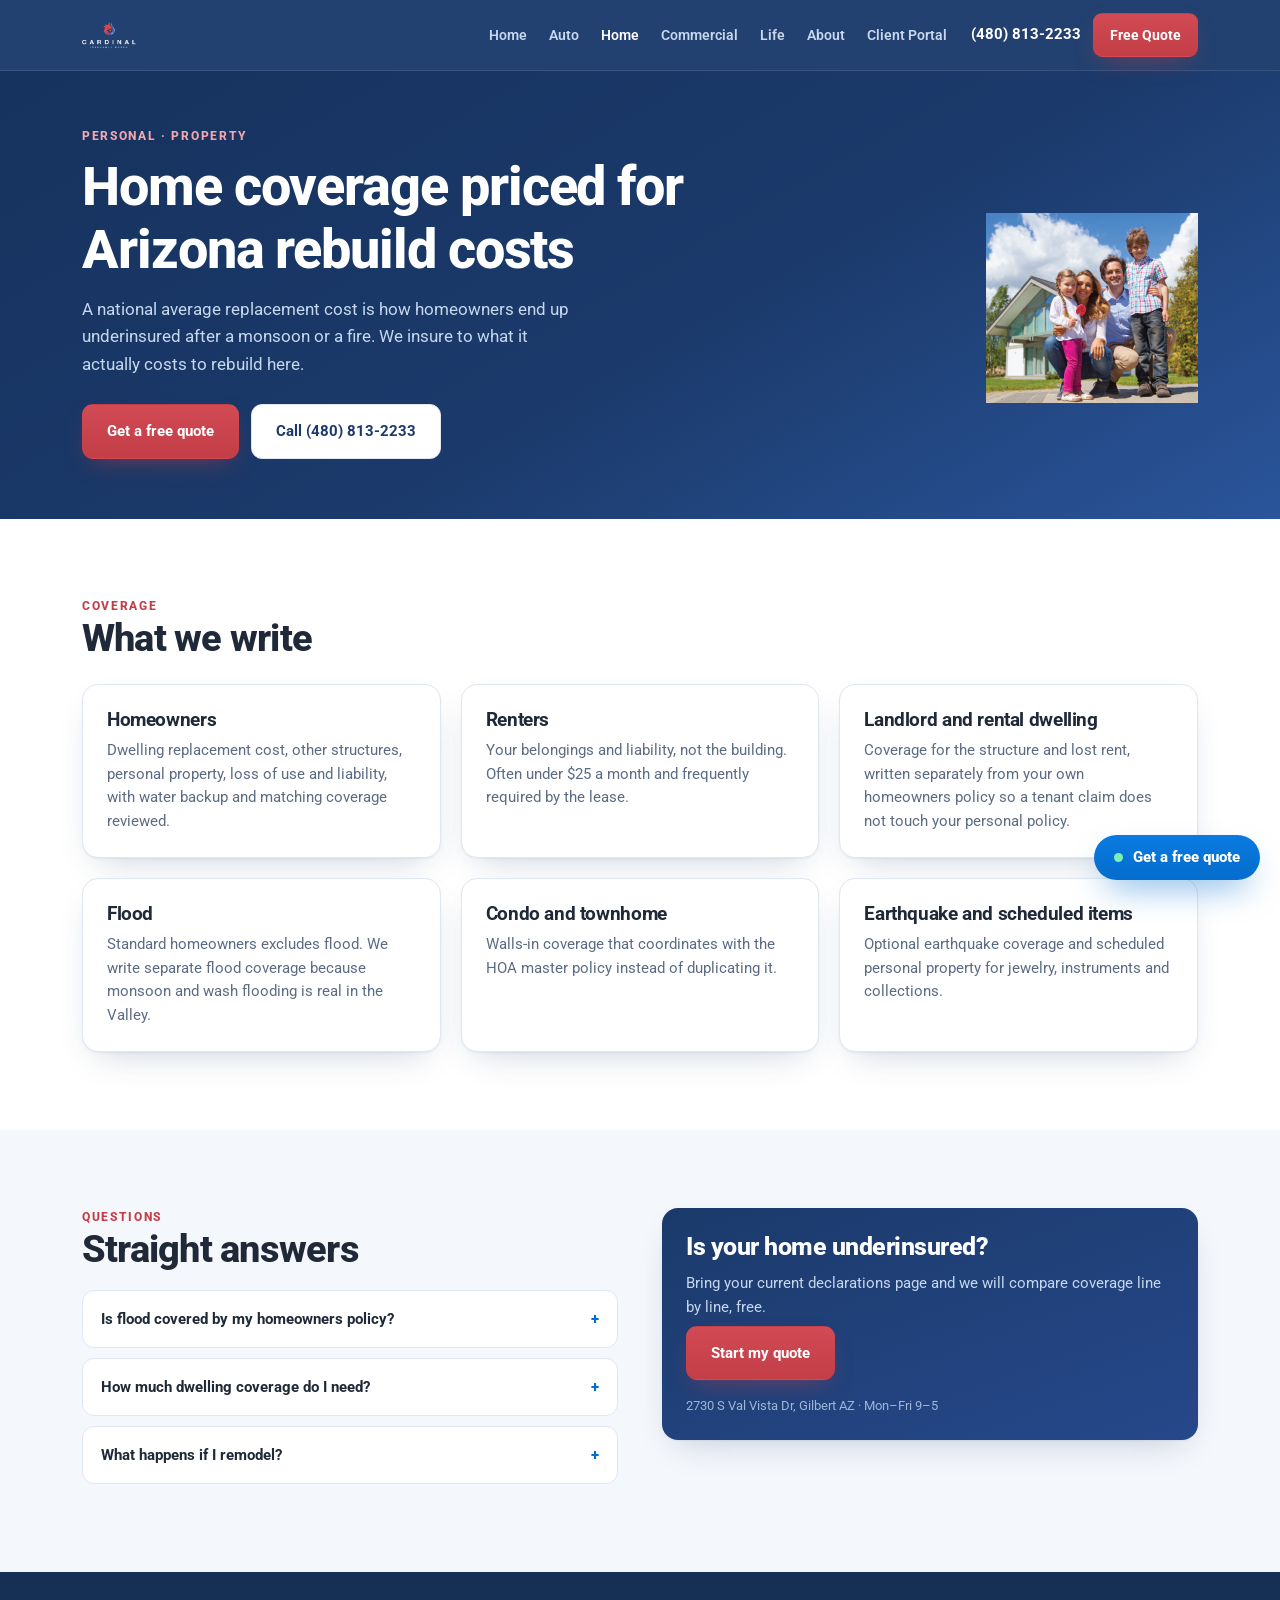
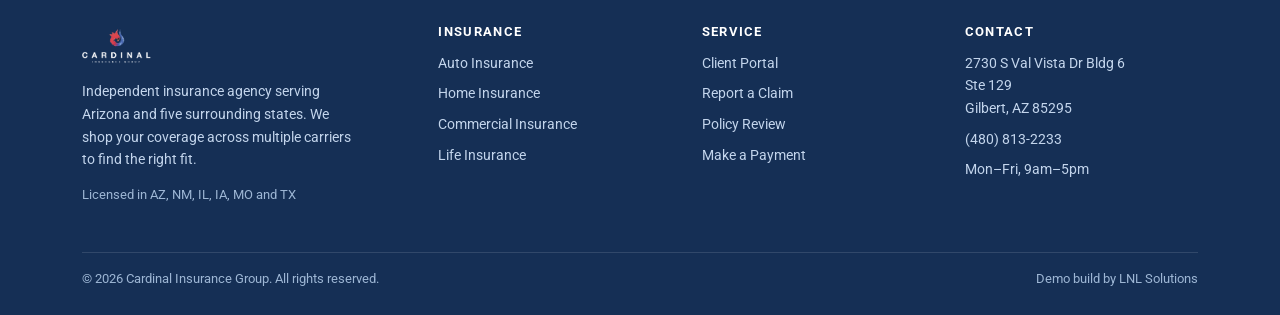
<file: home-insurance.html>
<!DOCTYPE html>
<html lang="en">
<head>
<meta charset="utf-8">
<meta name="viewport" content="width=device-width,initial-scale=1">
<title>Home Insurance in Arizona | Cardinal Insurance Group</title>
<meta name="description" content="A national average replacement cost is how homeowners end up underinsured after a monsoon or a fire. We insure to what it actually costs to rebuild he">
<link rel="icon" href="assets/img/logo-alt.png">
<link rel="preconnect" href="https://fonts.googleapis.com">
<link rel="preconnect" href="https://fonts.gstatic.com" crossorigin>
<link href="https://fonts.googleapis.com/css2?family=Roboto:wght@400;500;700;900&display=swap" rel="stylesheet">
<link rel="stylesheet" href="assets/css/site.css">

</head>
<body>
<header class="nav">
  <div class="wrap nav__in">
    <a class="nav__logo" href="index.html"><img src="assets/img/logo-white.png" alt="Cardinal Insurance Group"></a>
    <nav class="nav__links" id="navlinks"><a href="index.html">Home</a><a href="auto.html">Auto</a><a href="home-insurance.html" style="color:#fff">Home</a><a href="commercial.html">Commercial</a><a href="life.html">Life</a><a href="about.html">About</a><a href="portal.html">Client Portal</a></nav>
    <div class="nav__cta">
      <a class="nav__tel" href="tel:+14808132233">(480) 813-2233</a>
      <a class="btn btn--red btn--sm" href="index.html#quote">Free Quote</a>
      <button class="burger" id="burger" aria-label="Menu">&#9776;</button>
    </div>
  </div>
</header>

<section style="background:linear-gradient(150deg,#16325E,#1B3A6B 55%,#2A559B);color:#fff;padding:56px 0 60px">
  <div class="wrap">
    <div class="eyebrow" style="color:#F2A7AE">Personal · Property</div>
    <div style="display:grid;grid-template-columns:1.15fr .85fr;gap:38px;align-items:center;margin-top:10px">
      <div>
        <h1 style="color:#fff">Home coverage priced for Arizona rebuild costs</h1>
        <p style="color:#C6D8EE;font-size:17px;max-width:50ch;margin-top:14px">A national average replacement cost is how homeowners end up underinsured after a monsoon or a fire. We insure to what it actually costs to rebuild here.</p>
        <div class="hero__cta"><a class="btn btn--red" href="index.html#quote">Get a free quote</a>
        <a class="btn btn--ghost" href="tel:+14808132233">Call (480) 813-2233</a></div>
      </div>
      <div style="text-align:right"><img src="assets/img/svc-home.png" alt="" style="max-height:190px;width:auto;margin-left:auto"></div>
    </div>
  </div>
</section>

<section class="sec"><div class="wrap">
  <div class="eyebrow">Coverage</div>
  <h2 style="margin-bottom:24px">What we write</h2>
  <div class="grid3"><div class="card"><h3>Homeowners</h3><p>Dwelling replacement cost, other structures, personal property, loss of use and liability, with water backup and matching coverage reviewed.</p></div><div class="card"><h3>Renters</h3><p>Your belongings and liability, not the building. Often under $25 a month and frequently required by the lease.</p></div><div class="card"><h3>Landlord and rental dwelling</h3><p>Coverage for the structure and lost rent, written separately from your own homeowners policy so a tenant claim does not touch your personal policy.</p></div><div class="card"><h3>Flood</h3><p>Standard homeowners excludes flood. We write separate flood coverage because monsoon and wash flooding is real in the Valley.</p></div><div class="card"><h3>Condo and townhome</h3><p>Walls-in coverage that coordinates with the HOA master policy instead of duplicating it.</p></div><div class="card"><h3>Earthquake and scheduled items</h3><p>Optional earthquake coverage and scheduled personal property for jewelry, instruments and collections.</p></div></div>
</div></section>

<section class="sec sec--mist"><div class="wrap">
  <div class="grid2" style="gap:44px;align-items:start">
    <div>
      <div class="eyebrow">Questions</div>
      <h2 style="margin-bottom:18px">Straight answers</h2>
      <details class="faq"><summary>Is flood covered by my homeowners policy?</summary><div class="faq__b">No. Flood is almost always a separate policy, and there is usually a waiting period, so it is worth checking before storm season.</div></details><details class="faq"><summary>How much dwelling coverage do I need?</summary><div class="faq__b">Rebuild cost, not market value or your purchase price. We calculate it from square footage, finishes and current local construction costs.</div></details><details class="faq"><summary>What happens if I remodel?</summary><div class="faq__b">Tell us. Additions, pools and upgraded finishes change replacement cost, and underinsuring after a remodel is one of the most common claim problems.</div></details>
    </div>
    <div class="card" style="background:linear-gradient(160deg,#1B3A6B,#26488A);color:#fff;border:0">
      <h2 style="color:#fff;font-size:25px;margin-bottom:10px">Is your home underinsured?</h2>
      <p style="color:#C6D8EE;font-size:15px">Bring your current declarations page and we will compare coverage line by line, free.</p>
      <a class="btn btn--red" href="index.html#quote" style="margin-top:6px">Start my quote</a>
      <p style="color:#9DB6D4;font-size:12.5px;margin:16px 0 0">2730 S Val Vista Dr, Gilbert AZ · Mon–Fri 9–5</p>
    </div>
  </div>
</div></section>

<footer class="ft">
  <div class="wrap">
    <div class="ft__grid">
      <div>
        <img src="assets/img/logo-white.png" alt="Cardinal Insurance Group" style="height:44px;width:auto;margin-bottom:12px">
        <p style="margin:0;max-width:34ch">Independent insurance agency serving Arizona and five surrounding states. We shop your coverage across multiple carriers to find the right fit.</p>
        <p class="ft__lic">Licensed in AZ, NM, IL, IA, MO and TX</p>
      </div>
      <div><h4>Insurance</h4><ul>
        <li><a href="auto.html">Auto Insurance</a></li>
        <li><a href="home-insurance.html">Home Insurance</a></li>
        <li><a href="commercial.html">Commercial Insurance</a></li>
        <li><a href="life.html">Life Insurance</a></li>
      </ul></div>
      <div><h4>Service</h4><ul>
        <li><a href="portal.html">Client Portal</a></li>
        <li><a href="index.html#quote">Report a Claim</a></li>
        <li><a href="index.html#quote">Policy Review</a></li>
        <li><a href="index.html#quote">Make a Payment</a></li>
      </ul></div>
      <div><h4>Contact</h4><ul>
        <li>2730 S Val Vista Dr Bldg 6<br>Ste 129<br>Gilbert, AZ 85295</li>
        <li><a href="tel:+14808132233">(480) 813-2233</a></li>
        <li>Mon–Fri, 9am–5pm</li>
      </ul></div>
    </div>
    <div class="ft__base">
      <span>&copy; 2026 Cardinal Insurance Group. All rights reserved.</span>
      <span>Demo build by LNL Solutions</span>
    </div>
  </div>
</footer>
<script src="assets/js/app.js"></script>

</body>
</html>
</file>
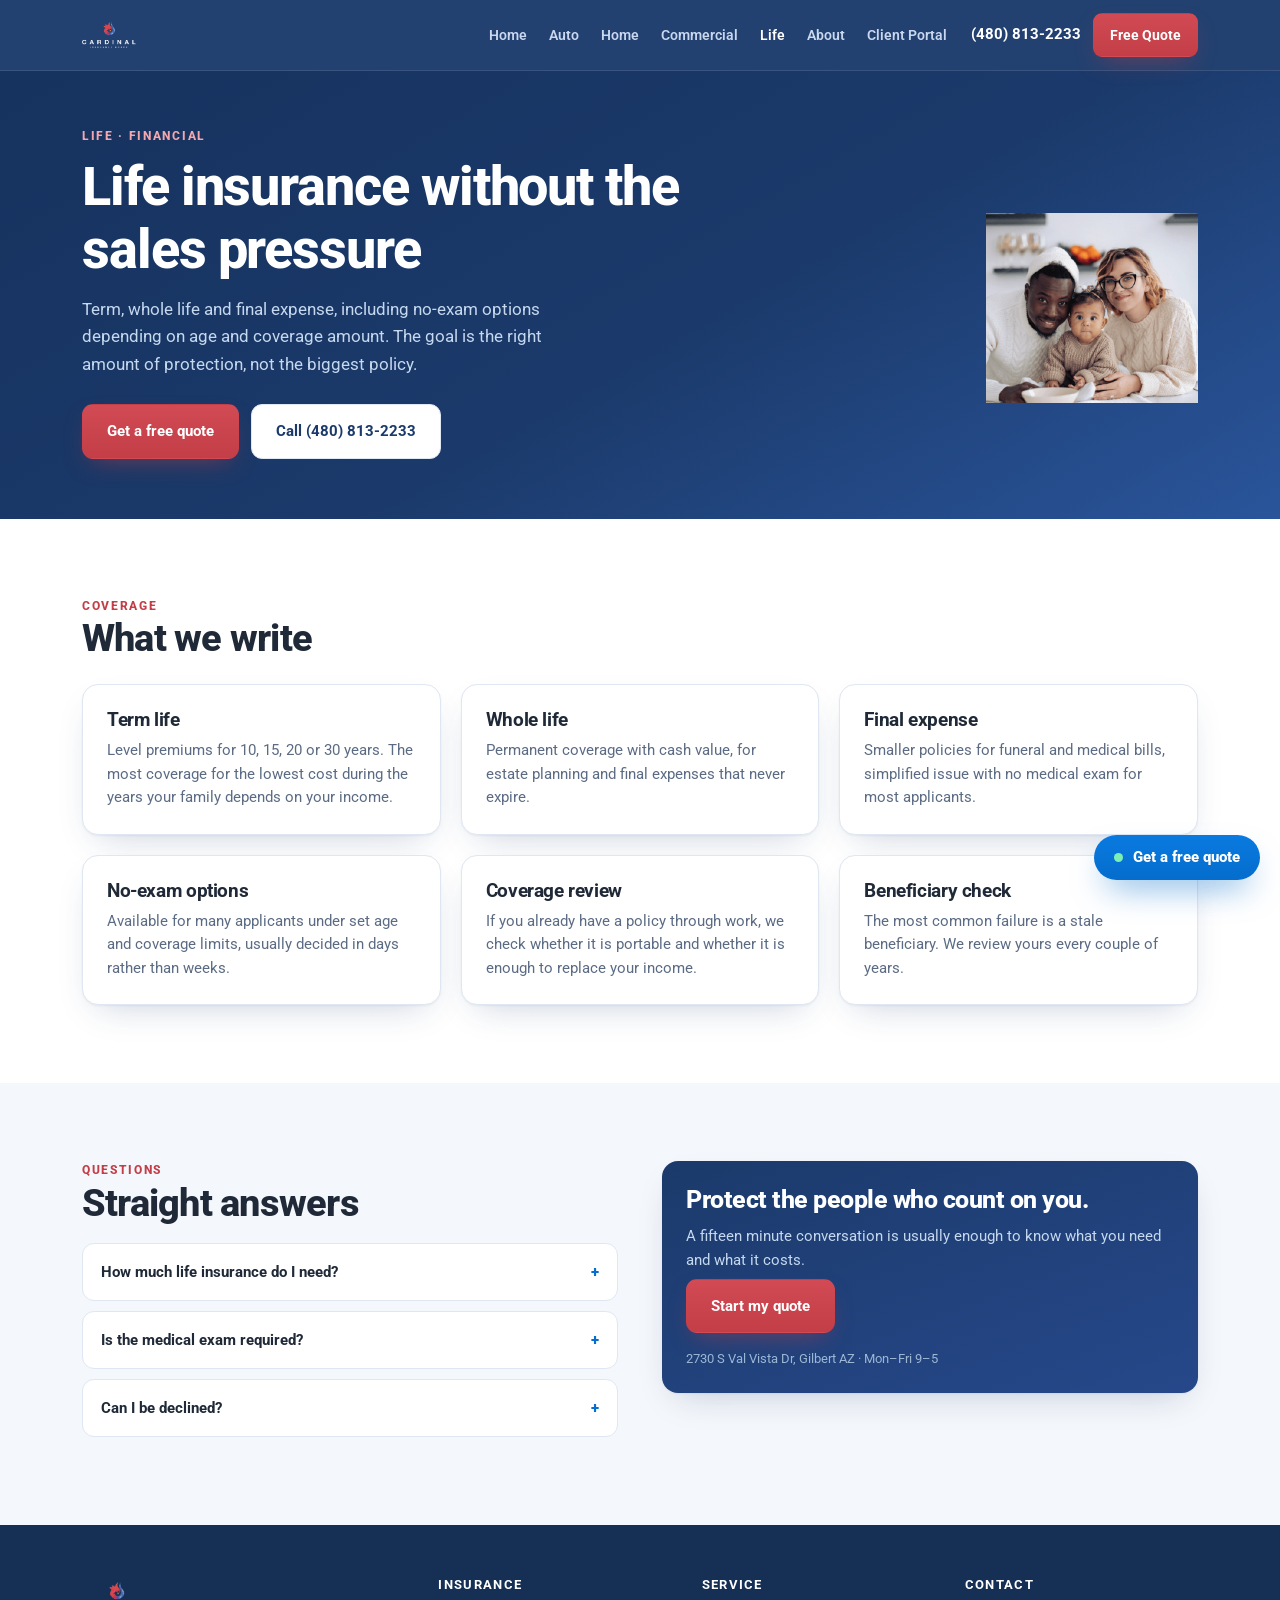
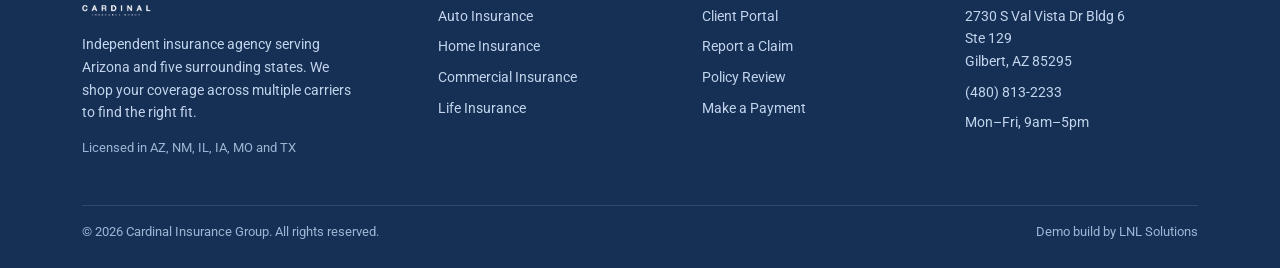
<file: life.html>
<!DOCTYPE html>
<html lang="en">
<head>
<meta charset="utf-8">
<meta name="viewport" content="width=device-width,initial-scale=1">
<title>Life Insurance in Arizona | Cardinal Insurance Group</title>
<meta name="description" content="Term, whole life and final expense, including no-exam options depending on age and coverage amount. The goal is the right amount of protection, not th">
<link rel="icon" href="assets/img/logo-alt.png">
<link rel="preconnect" href="https://fonts.googleapis.com">
<link rel="preconnect" href="https://fonts.gstatic.com" crossorigin>
<link href="https://fonts.googleapis.com/css2?family=Roboto:wght@400;500;700;900&display=swap" rel="stylesheet">
<link rel="stylesheet" href="assets/css/site.css">

</head>
<body>
<header class="nav">
  <div class="wrap nav__in">
    <a class="nav__logo" href="index.html"><img src="assets/img/logo-white.png" alt="Cardinal Insurance Group"></a>
    <nav class="nav__links" id="navlinks"><a href="index.html">Home</a><a href="auto.html">Auto</a><a href="home-insurance.html">Home</a><a href="commercial.html">Commercial</a><a href="life.html" style="color:#fff">Life</a><a href="about.html">About</a><a href="portal.html">Client Portal</a></nav>
    <div class="nav__cta">
      <a class="nav__tel" href="tel:+14808132233">(480) 813-2233</a>
      <a class="btn btn--red btn--sm" href="index.html#quote">Free Quote</a>
      <button class="burger" id="burger" aria-label="Menu">&#9776;</button>
    </div>
  </div>
</header>

<section style="background:linear-gradient(150deg,#16325E,#1B3A6B 55%,#2A559B);color:#fff;padding:56px 0 60px">
  <div class="wrap">
    <div class="eyebrow" style="color:#F2A7AE">Life · Financial</div>
    <div style="display:grid;grid-template-columns:1.15fr .85fr;gap:38px;align-items:center;margin-top:10px">
      <div>
        <h1 style="color:#fff">Life insurance without the sales pressure</h1>
        <p style="color:#C6D8EE;font-size:17px;max-width:50ch;margin-top:14px">Term, whole life and final expense, including no-exam options depending on age and coverage amount. The goal is the right amount of protection, not the biggest policy.</p>
        <div class="hero__cta"><a class="btn btn--red" href="index.html#quote">Get a free quote</a>
        <a class="btn btn--ghost" href="tel:+14808132233">Call (480) 813-2233</a></div>
      </div>
      <div style="text-align:right"><img src="assets/img/svc-life.png" alt="" style="max-height:190px;width:auto;margin-left:auto"></div>
    </div>
  </div>
</section>

<section class="sec"><div class="wrap">
  <div class="eyebrow">Coverage</div>
  <h2 style="margin-bottom:24px">What we write</h2>
  <div class="grid3"><div class="card"><h3>Term life</h3><p>Level premiums for 10, 15, 20 or 30 years. The most coverage for the lowest cost during the years your family depends on your income.</p></div><div class="card"><h3>Whole life</h3><p>Permanent coverage with cash value, for estate planning and final expenses that never expire.</p></div><div class="card"><h3>Final expense</h3><p>Smaller policies for funeral and medical bills, simplified issue with no medical exam for most applicants.</p></div><div class="card"><h3>No-exam options</h3><p>Available for many applicants under set age and coverage limits, usually decided in days rather than weeks.</p></div><div class="card"><h3>Coverage review</h3><p>If you already have a policy through work, we check whether it is portable and whether it is enough to replace your income.</p></div><div class="card"><h3>Beneficiary check</h3><p>The most common failure is a stale beneficiary. We review yours every couple of years.</p></div></div>
</div></section>

<section class="sec sec--mist"><div class="wrap">
  <div class="grid2" style="gap:44px;align-items:start">
    <div>
      <div class="eyebrow">Questions</div>
      <h2 style="margin-bottom:18px">Straight answers</h2>
      <details class="faq"><summary>How much life insurance do I need?</summary><div class="faq__b">A common starting point is 10 to 12 times income plus debts and education costs, minus existing coverage. We will run your actual numbers.</div></details><details class="faq"><summary>Is the medical exam required?</summary><div class="faq__b">Not always. Simplified issue products skip the exam for many applicants, though the coverage amounts are lower.</div></details><details class="faq"><summary>Can I be declined?</summary><div class="faq__b">Some conditions make standard coverage harder, but there are carriers that specialize. It is worth asking before assuming no.</div></details>
    </div>
    <div class="card" style="background:linear-gradient(160deg,#1B3A6B,#26488A);color:#fff;border:0">
      <h2 style="color:#fff;font-size:25px;margin-bottom:10px">Protect the people who count on you.</h2>
      <p style="color:#C6D8EE;font-size:15px">A fifteen minute conversation is usually enough to know what you need and what it costs.</p>
      <a class="btn btn--red" href="index.html#quote" style="margin-top:6px">Start my quote</a>
      <p style="color:#9DB6D4;font-size:12.5px;margin:16px 0 0">2730 S Val Vista Dr, Gilbert AZ · Mon–Fri 9–5</p>
    </div>
  </div>
</div></section>

<footer class="ft">
  <div class="wrap">
    <div class="ft__grid">
      <div>
        <img src="assets/img/logo-white.png" alt="Cardinal Insurance Group" style="height:44px;width:auto;margin-bottom:12px">
        <p style="margin:0;max-width:34ch">Independent insurance agency serving Arizona and five surrounding states. We shop your coverage across multiple carriers to find the right fit.</p>
        <p class="ft__lic">Licensed in AZ, NM, IL, IA, MO and TX</p>
      </div>
      <div><h4>Insurance</h4><ul>
        <li><a href="auto.html">Auto Insurance</a></li>
        <li><a href="home-insurance.html">Home Insurance</a></li>
        <li><a href="commercial.html">Commercial Insurance</a></li>
        <li><a href="life.html">Life Insurance</a></li>
      </ul></div>
      <div><h4>Service</h4><ul>
        <li><a href="portal.html">Client Portal</a></li>
        <li><a href="index.html#quote">Report a Claim</a></li>
        <li><a href="index.html#quote">Policy Review</a></li>
        <li><a href="index.html#quote">Make a Payment</a></li>
      </ul></div>
      <div><h4>Contact</h4><ul>
        <li>2730 S Val Vista Dr Bldg 6<br>Ste 129<br>Gilbert, AZ 85295</li>
        <li><a href="tel:+14808132233">(480) 813-2233</a></li>
        <li>Mon–Fri, 9am–5pm</li>
      </ul></div>
    </div>
    <div class="ft__base">
      <span>&copy; 2026 Cardinal Insurance Group. All rights reserved.</span>
      <span>Demo build by LNL Solutions</span>
    </div>
  </div>
</footer>
<script src="assets/js/app.js"></script>

</body>
</html>
</file>
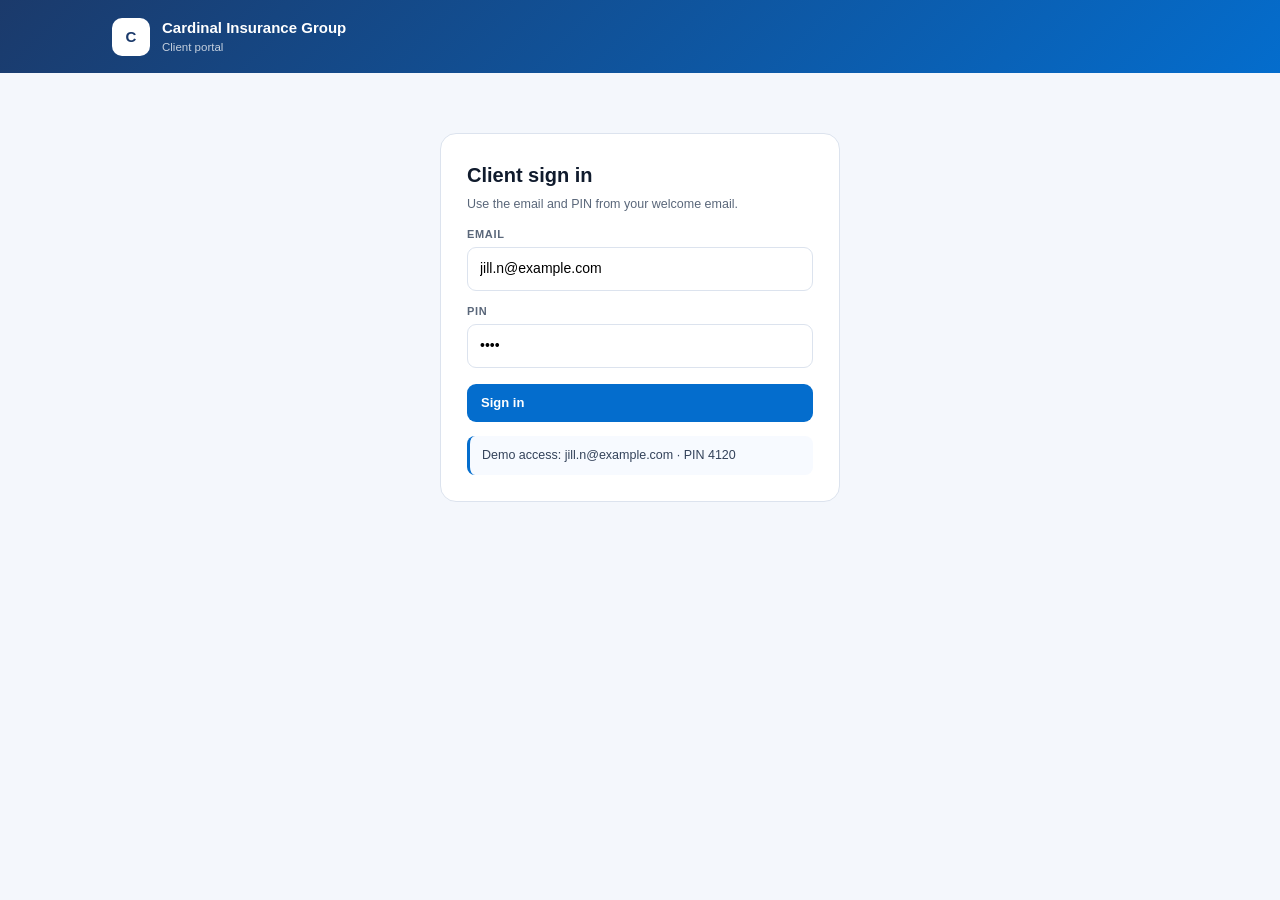
<file: portal.html>
<!DOCTYPE html>
<html lang="en">
<head>
<meta charset="utf-8">
<meta name="viewport" content="width=device-width,initial-scale=1">
<title>Client Portal — Cardinal Insurance Group</title>
<meta name="description" content="Cardinal Insurance Group client portal: policies, costs, payment schedule, documents and plain-English insurance guides.">
<style>
  :root{--blue:#046DCD;--navy:#1B3A6B;--red:#C33E47;--ink:#101B2D;--mut:#5A677A;--line:#DCE3EE;--bg:#F4F7FC;--ok:#0F7B4F}
  *{box-sizing:border-box}
  body{margin:0;font-family:Inter,-apple-system,BlinkMacSystemFont,"Segoe UI",Roboto,sans-serif;background:var(--bg);color:var(--ink);font-size:15px;line-height:1.55}
  a{color:var(--blue);text-decoration:none}
  header{background:linear-gradient(135deg,#1B3A6B,#046DCD);color:#fff}
  .bar{max-width:1100px;margin:0 auto;padding:16px 22px;display:flex;align-items:center;gap:12px}
  .mark{width:38px;height:38px;border-radius:10px;background:#fff;color:var(--navy);display:grid;place-items:center;font-weight:800}
  .bar h1{font-size:15px;margin:0}.bar span{display:block;font-size:11.5px;opacity:.75;font-weight:400}
  .bar .who{margin-left:auto;font-size:12.5px;opacity:.9;text-align:right}
  main{max-width:1100px;margin:0 auto;padding:22px}
  .tabs{display:flex;gap:6px;flex-wrap:wrap;margin-bottom:16px}
  .tab{border:0;font-family:inherit;font-size:13px;font-weight:600;padding:9px 14px;border-radius:20px;background:#fff;color:var(--navy);cursor:pointer;border:1px solid var(--line)}
  .tab.on{background:var(--navy);color:#fff;border-color:var(--navy)}
  .card{background:#fff;border:1px solid var(--line);border-radius:14px;padding:20px;margin-bottom:16px}
  .card h2{margin:0 0 4px;font-size:17px}
  .card .sub{color:var(--mut);font-size:13px;margin-bottom:14px}
  .grid{display:grid;grid-template-columns:1fr 1fr;gap:14px}
  @media(max-width:820px){.grid{grid-template-columns:1fr}}
  .pol{border:1px solid var(--line);border-radius:12px;padding:14px;background:#FAFCFF}
  .pol .top{display:flex;justify-content:space-between;gap:8px;align-items:flex-start}
  .pol h3{margin:0;font-size:14.5px}
  .pol .car{font-size:12.5px;color:var(--mut)}
  .pol dl{display:grid;grid-template-columns:auto 1fr;gap:3px 10px;margin:10px 0 0;font-size:13px}
  .pol dt{color:var(--mut)}.pol dd{margin:0;font-weight:600}
  .pill{display:inline-block;font-size:11px;font-weight:700;padding:3px 8px;border-radius:20px;background:#E6F5EE;color:var(--ok)}
  .pill.blue{background:#EAF1FB;color:var(--blue)}
  .pill.warn{background:#FDF1E0;color:#A9660A}
  table{width:100%;border-collapse:collapse;font-size:13.5px}
  th{text-align:left;font-size:11px;text-transform:uppercase;letter-spacing:.06em;color:var(--mut);padding:8px;border-bottom:1px solid var(--line)}
  td{padding:9px 8px;border-bottom:1px solid #EEF2F8}
  .money{font-variant-numeric:tabular-nums}
  .stat{display:grid;grid-template-columns:repeat(4,1fr);gap:10px;margin-bottom:14px}
  @media(max-width:700px){.stat{grid-template-columns:1fr 1fr}}
  .stat div{background:#fff;border:1px solid var(--line);border-radius:12px;padding:12px 14px}
  .stat b{display:block;font-size:20px;letter-spacing:-.3px}
  .stat span{font-size:11px;text-transform:uppercase;letter-spacing:.05em;color:var(--mut)}
  .art{border-bottom:1px solid #EEF2F8;padding:14px 0}
  .art:last-child{border-bottom:0}
  .art h3{margin:0 0 4px;font-size:15px}
  .art p{margin:0;color:#33425A;font-size:13.5px}
  .art .read{margin-top:6px;font-size:13px;font-weight:600}
  .btn{display:inline-flex;align-items:center;gap:8px;border:0;border-radius:9px;padding:9px 14px;font:inherit;font-weight:600;font-size:13px;cursor:pointer;background:var(--blue);color:#fff}
  .btn.ghost{background:#fff;color:var(--navy);border:1px solid var(--line)}
  .note{background:#F7FAFF;border-left:3px solid var(--blue);padding:10px 12px;border-radius:8px;font-size:12.5px;color:#33425A}
  .muted{color:var(--mut);font-size:12.5px}
  .hide{display:none}
  #login{max-width:400px;margin:60px auto;background:#fff;border:1px solid var(--line);border-radius:16px;padding:26px}
  #login h2{margin:0 0 4px;font-size:20px}
  label{display:block;font-size:11px;font-weight:700;color:var(--mut);text-transform:uppercase;letter-spacing:.06em;margin:12px 0 4px}
  input,textarea{width:100%;padding:10px 12px;border:1px solid var(--line);border-radius:9px;font:inherit;font-size:14px}
</style>
</head>
<body>
<header>
  <div class="bar">
    <div class="mark">C</div>
    <div><h1>Cardinal Insurance Group<span>Client portal</span></h1></div>
    <div class="who hide" id="who"></div>
  </div>
</header>

<div id="login">
  <h2>Client sign in</h2>
  <div class="muted">Use the email and PIN from your welcome email.</div>
  <label>Email</label><input id="email" value="jill.n@example.com">
  <label>PIN</label><input id="pin" type="password" value="4120">
  <div style="margin-top:16px"><button class="btn" style="width:100%" onclick="signin()">Sign in</button></div>
  <div class="note" style="margin-top:14px">Demo access: jill.n@example.com · PIN 4120</div>
</div>

<main id="app" class="hide">
  <div class="tabs">
    <button class="tab on" data-v="policies">Policies</button>
    <button class="tab" data-v="payments">Payments</button>
    <button class="tab" data-v="docs">Documents</button>
    <button class="tab" data-v="quotes">Quotes</button>
    <button class="tab" data-v="articles">Guides</button>
    <button class="tab" data-v="message">Message</button>
  </div>

  <div id="v-policies">
    <div class="stat" id="pstats"></div>
    <div class="card">
      <h2>Your coverage</h2>
      <div class="sub">Everything currently in force, with the numbers that matter.</div>
      <div class="grid" id="pols"></div>
    </div>
  </div>

  <div id="v-payments" class="hide">
    <div class="card">
      <h2>What you pay</h2>
      <div class="sub">Premium, fees and the schedule your carrier billed on.</div>
      <div style="overflow-x:auto"><table id="paytable"></table></div>
      <div class="note" style="margin-top:12px">Figures come from the policy record. If a payment looks wrong, message your agent and it gets corrected the same day.</div>
    </div>
  </div>

  <div id="v-docs" class="hide">
    <div class="card">
      <h2>Documents</h2>
      <div class="sub">Declarations pages, ID cards and endorsements, available any time.</div>
      <table id="docs"></table>
    </div>
  </div>

  <div id="v-quotes" class="hide">
    <div class="card">
      <h2>Quotes</h2>
      <div class="sub">Anything Cardinal has priced for you, including options you have not bound yet.</div>
      <table id="quotes"></table>
    </div>
  </div>

  <div id="v-articles" class="hide">
    <div class="card">
      <h2>Plain-English guides</h2>
      <div class="sub">Short reads written by your agent, not a marketing department.</div>
      <div id="arts"></div>
    </div>
  </div>

  <div id="v-message" class="hide">
    <div class="card">
      <h2>Message your agent</h2>
      <div class="sub">Goes straight to the agency inbox, with your policy number attached.</div>
      <label>What do you need?</label>
      <textarea id="msg" rows="5" placeholder="Add a driver, question about my renewal, need a certificate for a lender..."></textarea>
      <div style="margin-top:12px"><button class="btn" onclick="sendMsg()">Send to my agent</button> <span class="muted" id="msgsent"></span></div>
    </div>
  </div>
</main>

<script>
const SEED=[
 {policy_number:'CIG-2201-01',insured_name:'Jill Navarro',email:'jill.n@example.com',carrier:'Travelers',line:'Homeowners HO-3',effective:'2026-04-01',expiration:'2027-04-01',premium:2280,commission:15,status:'Active',address:'1128 W Palmaire Ave, Phoenix',zip:'85021'},
 {policy_number:'CIG-2201-02',insured_name:'Jill Navarro',email:'jill.n@example.com',carrier:'Progressive',line:'Personal Auto',effective:'2026-06-15',expiration:'2027-06-15',premium:1640,commission:12,status:'Active',address:'1128 W Palmaire Ave, Phoenix',zip:'85021'},
 {policy_number:'CIG-2201-03',insured_name:'Jill Navarro',email:'jill.n@example.com',carrier:'MetLife',line:'Term Life 20yr',effective:'2025-02-01',expiration:'2045-02-01',premium:780,commission:20,status:'Active',address:'1128 W Palmaire Ave, Phoenix',zip:'85021'}
];
const ARTICLES=[
 {t:'Why your Arizona home premium moved this year',b:'Replacement cost is not market value, and in Maricopa County those two numbers drifted apart fast. Materials, labor and roofing lead times pushed rebuild costs up while the market cooled. That mismatch, not a claim, is usually why a renewal climbs. If your dwelling limit was last set more than two years ago, it is worth a re-measurement before the next renewal rather than after.'},
 {t:'Deductibles: the quiet lever on your premium',b:'Moving from a $1,000 to a $2,500 deductible typically takes 8 to 10 percent off a homeowners policy. Going to $5,000 saves more, but only if you could actually write that check the week something happens. The right deductible is the largest one you can cover without touching savings you need for something else.'},
 {t:'What a BOP actually covers for a small business',b:'A business owners policy bundles property, general liability and often business income into one contract. It is priced for businesses under a certain revenue and square footage, which is why it is cheaper than assembling the pieces. What it does not cover: professional liability, commercial auto, or workers compensation, all of which are separate.'},
 {t:'Umbrella policies in 300 words',b:'An umbrella sits above your auto and home liability limits and starts paying when those run out. A $1M umbrella usually costs a few hundred dollars a year, which is why it is the cheapest liability protection most households can buy. The catch is that the underlying policies have to meet minimum limits, or the umbrella will not pick up the gap.'},
 {t:'The first 24 hours after a claim',b:'Prevent further damage, photograph everything before you move it, and do not throw away damaged property until an adjuster sees it. Report the claim the same day even if the amount is unclear, because most policies require prompt notice. Keep receipts for anything you spend to protect the property, that is usually reimbursable.'}
];

let client=null;
function el(id){return document.getElementById(id)}
function money(n){return '$'+Math.round(Number(n)||0).toLocaleString()}

function book(){
  const imported=JSON.parse(localStorage.getItem('card_contracts')||'[]');
  const mine=[...SEED,...imported];
  const seen=new Set();
  return mine.filter(p=>{ const k=p.policy_number; if(!k||seen.has(k)) return false; seen.add(k); return true });
}

function signin(){
  const e=el('email').value.trim().toLowerCase(), p=el('pin').value.trim();
  if(p!=='4120'){ alert('That PIN does not match.'); return }
  client=e;
  el('login').classList.add('hide'); el('app').classList.remove('hide');
  el('who').classList.remove('hide'); el('who').innerHTML='Signed in<br><b>'+e+'</b>';
  renderAll();
}

function myPolicies(){
  const all=book();
  const mine=all.filter(p=>(p.email||'').toLowerCase()===client);
  return mine.length?mine:all.filter(p=>(p.insured_name||'').toLowerCase().includes(client.split('@')[0].split('.')[0]));
}

function renderPolicies(){
  const pols=myPolicies();
  const prem=pols.reduce((s,p)=>s+(Number(p.premium)||0),0);
  const next=pols.filter(p=>p.expiration).sort((a,b)=>a.expiration<b.expiration?-1:1)[0];
  el('pstats').innerHTML=`
    <div><b>${pols.length}</b><span>Policies in force</span></div>
    <div><b>${money(prem)}</b><span>Annual premium</span></div>
    <div><b>${money(prem/12)}</b><span>Average per month</span></div>
    <div><b>${next?next.expiration:'—'}</b><span>Next renewal</span></div>`;
  el('pols').innerHTML=pols.map(p=>`
    <div class="pol">
      <div class="top"><div><h3>${p.line||'Policy'}</h3><div class="car">${p.carrier||'Carrier pending'} · ${p.policy_number}</div></div>
      <span class="pill ${p.status==='Active'?'':'warn'}">${p.status||'Active'}</span></div>
      <dl>
        <dt>Premium</dt><dd class="money">${money(p.premium)} / yr</dd>
        <dt>Effective</dt><dd>${p.effective||'—'}</dd>
        <dt>Renews</dt><dd>${p.expiration||'—'}</dd>
        <dt>Property</dt><dd>${p.address||'—'}</dd>
      </dl>
    </div>`).join('') || '<div class="muted">No policies on file.</div>';
}

function renderPayments(){
  const pols=myPolicies();
  el('paytable').innerHTML='<tr><th>Policy</th><th>Line</th><th>Annual</th><th>Monthly (12 pays)</th><th>Status</th></tr>'+
    pols.map(p=>`<tr><td>${p.policy_number}</td><td>${p.line||'—'}</td><td class="money">${money(p.premium)}</td>
      <td class="money">${money((Number(p.premium)||0)/12)}</td><td><span class="pill">${p.status||'Active'}</span></td></tr>`).join('')+
    `<tr><td colspan="2"><b>Total</b></td><td class="money"><b>${money(pols.reduce((s,p)=>s+(Number(p.premium)||0),0))}</b></td>
     <td class="money"><b>${money(pols.reduce((s,p)=>s+(Number(p.premium)||0),0)/12)}</b></td><td></td></tr>`;
}

function renderDocs(){
  const pols=myPolicies();
  const rows=[];
  pols.forEach(p=>{
    rows.push([p.policy_number+' declarations page','PDF · dec page',p.policy_number]);
    if((p.line||'').toLowerCase().includes('auto')) rows.push(['Auto ID cards','PDF · 2 cards',p.policy_number]);
    rows.push([p.policy_number+' full policy jacket','PDF · forms',p.policy_number]);
  });
  rows.push(['Certificate of insurance','On request · lender or landlord','—']);
  el('docs').innerHTML='<tr><th>Document</th><th>Format</th><th>Policy</th><th></th></tr>'+
    rows.map(r=>`<tr><td>${r[0]}</td><td class="muted">${r[1]}</td><td>${r[2]}</td>
      <td><button class="btn ghost" onclick="downloadDoc('${r[0]}')">Download</button></td></tr>`).join('');
}
function downloadDoc(name){
  const body=`CARDINAL INSURANCE GROUP\n\nDocument: ${name}\nClient: ${client}\nGenerated: ${new Date().toLocaleString()}\n\nThis is a demonstration document from the pilot portal. In production this is the carrier-issued PDF pulled from the policy record.`;
  const a=document.createElement('a');
  a.href=URL.createObjectURL(new Blob([body],{type:'text/plain'}));
  a.download=name.replace(/[^a-z0-9]+/gi,'-').toLowerCase()+'.txt'; a.click();
}

function renderQuotes(){
  const qs=JSON.parse(localStorage.getItem('card_quotes')||'[]').filter(q=>!q.email||q.email.toLowerCase()===client);
  el('quotes').innerHTML='<tr><th>Quote</th><th>Product</th><th>Carrier</th><th>Premium</th><th>Plan</th><th>Date</th></tr>'+
    (qs.length?qs.map(q=>`<tr><td>${q.id}</td><td>${q.product}</td><td>${q.carrier}</td><td class="money">${money(q.total)}</td>
      <td>${q.pay==='full'?'Pay in full':q.pay+' pays'}</td><td>${q.saved}</td></tr>`).join('')
      : '<tr><td colspan="6" class="muted">No quotes yet. Your agent can price a change and it appears here.</td></tr>');
}

function renderArticles(){
  el('arts').innerHTML=ARTICLES.map(a=>`<div class="art"><h3>${a.t}</h3><p>${a.b}</p><div class="read">2 min read</div></div>`).join('');
}

function sendMsg(){
  const v=el('msg').value.trim();
  if(!v){ el('msgsent').textContent='Write something first.'; return }
  el('msgsent').textContent='Sent to your agent.';
  el('msg').value='';
}

document.querySelectorAll('.tab').forEach(t=>t.addEventListener('click',()=>{
  document.querySelectorAll('.tab').forEach(x=>x.classList.remove('on'));
  t.classList.add('on');
  ['policies','payments','docs','quotes','articles','message'].forEach(v=>el('v-'+v).classList.add('hide'));
  el('v-'+t.dataset.v).classList.remove('hide');
}));

function renderAll(){ renderPolicies(); renderPayments(); renderDocs(); renderQuotes(); renderArticles(); }
</script>
</body>
</html>
</file>
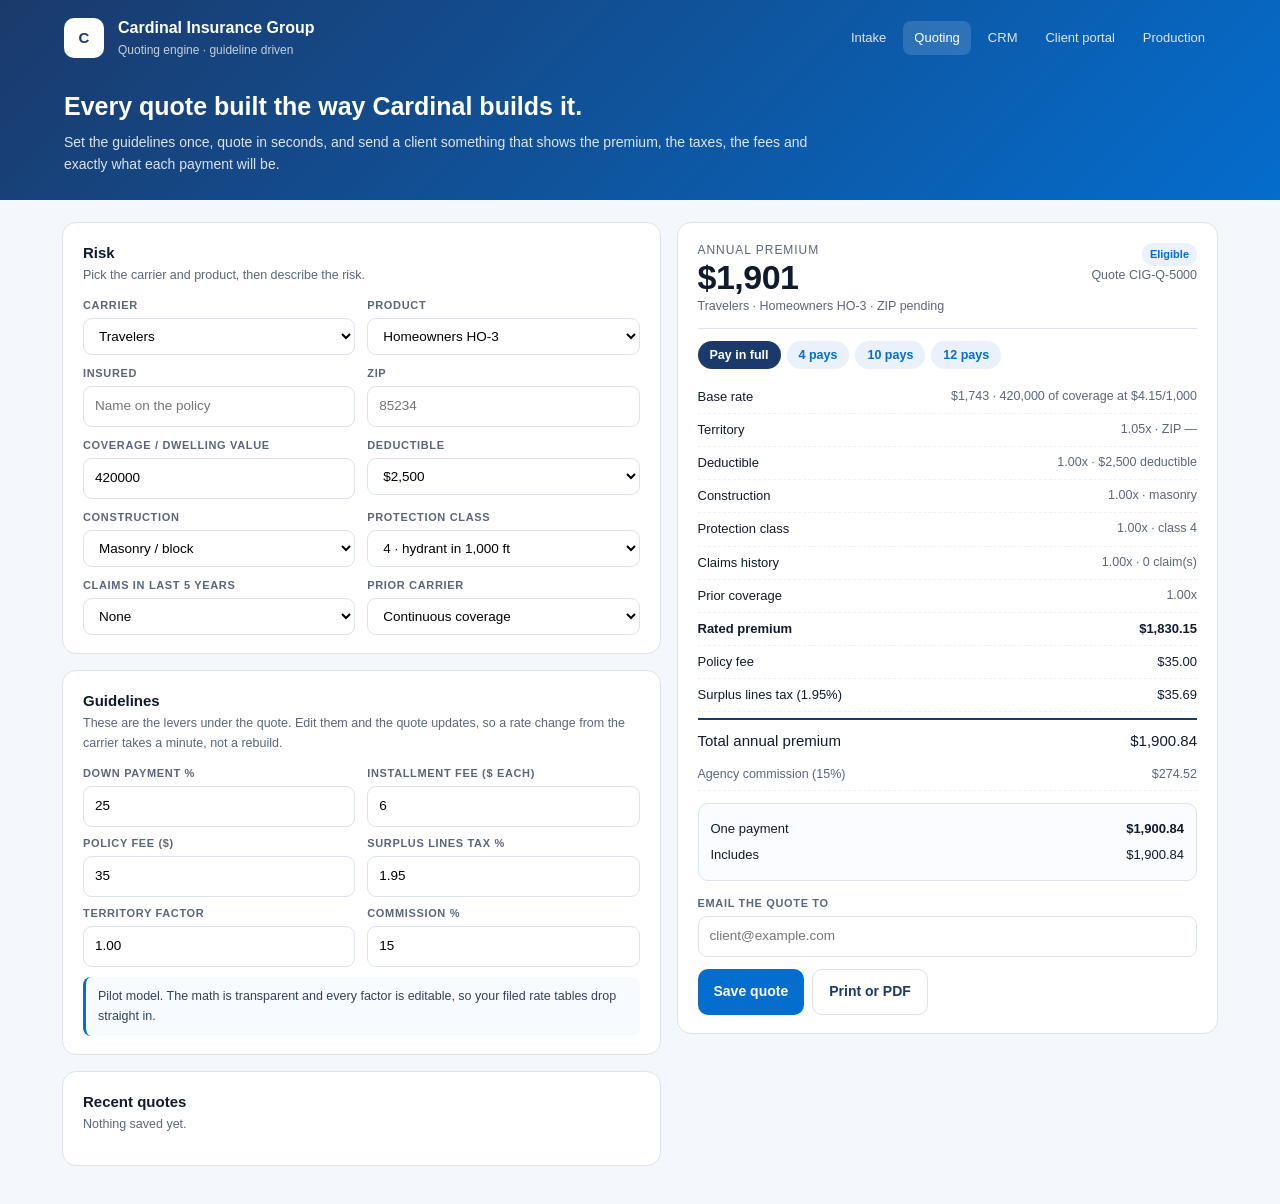
<file: quote.html>
<!DOCTYPE html>
<html lang="en">
<head>
<meta charset="utf-8">
<meta name="viewport" content="width=device-width,initial-scale=1">
<title>Quoting Engine — Cardinal Insurance Group</title>
<meta name="description" content="Quote property and commercial risks against Cardinal guidelines, with taxes, fees, commission and payment structure shown before the quote goes out.">
<style>
  :root{--blue:#046DCD;--navy:#1B3A6B;--red:#C33E47;--ink:#101B2D;--mut:#5A677A;--line:#DCE3EE;--bg:#F4F7FC;--ok:#0F7B4F;--warn:#A9660A;--gold:#C08A2E}
  *{box-sizing:border-box}
  body{margin:0;font-family:Inter,-apple-system,BlinkMacSystemFont,"Segoe UI",Roboto,sans-serif;background:var(--bg);color:var(--ink);font-size:15px;line-height:1.55}
  a{color:var(--blue);text-decoration:none}
  header{background:linear-gradient(135deg,#1B3A6B,#046DCD);color:#fff}
  .bar{max-width:1200px;margin:0 auto;padding:16px 24px;display:flex;align-items:center;gap:14px}
  .mark{width:40px;height:40px;border-radius:10px;background:#fff;color:var(--navy);display:grid;place-items:center;font-weight:800}
  .bar h1{font-size:16px;margin:0}
  .bar span{display:block;font-size:12px;opacity:.75;font-weight:400}
  .bar nav{margin-left:auto;display:flex;gap:6px;flex-wrap:wrap}
  .bar nav a{color:#fff;font-size:13px;opacity:.85;padding:7px 11px;border-radius:8px}
  .bar nav a.on,.bar nav a:hover{background:rgba(255,255,255,.14);opacity:1}
  .hero{max-width:1200px;margin:0 auto;padding:0 24px 24px;color:#fff}
  .hero h2{font-size:25px;margin:12px 0 6px}
  .hero p{margin:0;opacity:.85;font-size:14px;max-width:760px}
  main{max-width:1200px;margin:0 auto;padding:22px;display:grid;grid-template-columns:1.05fr .95fr;gap:16px}
  @media(max-width:960px){main{grid-template-columns:1fr}}
  .card{background:#fff;border:1px solid var(--line);border-radius:14px;padding:18px 20px;margin-bottom:16px}
  .card h3{margin:0 0 2px;font-size:15px}
  .card .sub{color:var(--mut);font-size:12.5px;margin-bottom:12px}
  .f{display:grid;grid-template-columns:1fr 1fr;gap:10px 12px}
  .f.one{grid-template-columns:1fr}
  label{display:block;font-size:11px;font-weight:700;color:var(--mut);text-transform:uppercase;letter-spacing:.06em;margin-bottom:4px}
  input,select{width:100%;padding:9px 11px;border:1px solid var(--line);border-radius:9px;font:inherit;font-size:13.5px;background:#fff}
  input:focus,select:focus{outline:2px solid #BFD8F5;border-color:var(--blue)}
  .btn{display:inline-flex;align-items:center;justify-content:center;gap:8px;border:0;border-radius:10px;padding:11px 16px;font:inherit;font-weight:600;font-size:14px;cursor:pointer;background:var(--blue);color:#fff}
  .btn.ghost{background:#fff;color:var(--navy);border:1px solid var(--line)}
  .btn.sm{padding:8px 12px;font-size:12.5px}
  .qhead{display:flex;justify-content:space-between;align-items:flex-start;gap:10px;border-bottom:1px solid var(--line);padding-bottom:12px;margin-bottom:12px}
  .qhead .t{font-size:12px;color:var(--mut);text-transform:uppercase;letter-spacing:.08em}
  .qhead .big{font-size:34px;font-weight:800;letter-spacing:-.5px;line-height:1.1}
  .lines{font-size:13px}
  .line{display:flex;justify-content:space-between;padding:6px 0;border-bottom:1px dashed #EEF2F8}
  .line b{font-weight:600}
  .line.total{border-bottom:0;border-top:2px solid var(--navy);margin-top:6px;padding-top:9px;font-size:15px}
  .line.neg{color:var(--ok)}
  .tabs{display:flex;gap:6px;margin-bottom:12px;flex-wrap:wrap}
  .tab{font-size:12.5px;font-weight:600;padding:7px 12px;border-radius:20px;background:#EAF1FB;color:var(--blue);cursor:pointer;border:0;font-family:inherit}
  .tab.on{background:var(--navy);color:#fff}
  .pay{border:1px solid var(--line);border-radius:10px;padding:12px;background:#FAFCFF;font-size:13px}
  .pay div{display:flex;justify-content:space-between;padding:3px 0}
  .pay b{font-weight:700}
  .pill{display:inline-block;font-size:11px;font-weight:700;padding:3px 8px;border-radius:20px;background:#EAF1FB;color:var(--blue)}
  .pill.warn{background:#FDF1E0;color:var(--warn)}
  .muted{color:var(--mut);font-size:12.5px}
  .note{background:#F7FAFF;border-left:3px solid var(--blue);padding:10px 12px;border-radius:8px;font-size:12.5px;color:#33425A;margin-top:10px}
  .gl{display:grid;grid-template-columns:1fr 1fr;gap:8px 12px}
  table{width:100%;border-collapse:collapse;font-size:13px}
  th{text-align:left;font-size:11px;text-transform:uppercase;letter-spacing:.06em;color:var(--mut);padding:8px;border-bottom:1px solid var(--line)}
  td{padding:8px;border-bottom:1px solid #EEF2F8}
  @media print{header,.hero,.noprint{display:none!important}main{grid-template-columns:1fr;padding:0}.card{border:0}}
</style>
</head>
<body>
<header>
  <div class="bar">
    <div class="mark">C</div>
    <div><h1>Cardinal Insurance Group<span>Quoting engine · guideline driven</span></h1></div>
    <nav>
      <a href="upload.html">Intake</a>
      <a href="quote.html" class="on">Quoting</a>
      <a href="admin.html">CRM</a>
      <a href="portal.html">Client portal</a>
    <a href="dashboard.html">Production</a>
    </nav>
  </div>
  <div class="hero">
    <h2>Every quote built the way Cardinal builds it.</h2>
    <p>Set the guidelines once, quote in seconds, and send a client something that shows the premium, the taxes, the fees and exactly what each payment will be.</p>
  </div>
</header>

<main>
  <div>
    <div class="card">
      <h3>Risk</h3>
      <div class="sub">Pick the carrier and product, then describe the risk.</div>
      <div class="f">
        <div><label>Carrier</label><select id="carrier"></select></div>
        <div><label>Product</label><select id="product">
          <option value="ho3">Homeowners HO-3</option>
          <option value="dp3">Dwelling Fire DP-3</option>
          <option value="bop">Commercial BOP</option>
          <option value="auto">Personal Auto</option>
        </select></div>
        <div><label>Insured</label><input id="insured" placeholder="Name on the policy"></div>
        <div><label>ZIP</label><input id="zip" placeholder="85234" maxlength="5"></div>
        <div><label>Coverage / dwelling value</label><input id="coverage" type="number" value="420000" step="5000"></div>
        <div><label>Deductible</label><select id="deductible">
          <option value="1000">$1,000</option><option value="2500" selected>$2,500</option>
          <option value="5000">$5,000</option><option value="10000">$10,000</option></select></div>
        <div><label>Construction</label><select id="construction">
          <option value="frame">Frame</option><option value="masonry" selected>Masonry / block</option>
          <option value="superior">Superior / fire resistive</option></select></div>
        <div><label>Protection class</label><select id="pclass">
          <option value="1">1 · hydrant in 500 ft</option><option value="4" selected>4 · hydrant in 1,000 ft</option>
          <option value="8">8 · rural, no hydrant</option></select></div>
        <div><label>Claims in last 5 years</label><select id="claims">
          <option value="0" selected>None</option><option value="1">1</option><option value="2">2 or more</option></select></div>
        <div><label>Prior carrier</label><select id="prior">
          <option value="yes" selected>Continuous coverage</option><option value="no">Lapse or new</option></select></div>
      </div>
    </div>

    <div class="card">
      <h3>Guidelines</h3>
      <div class="sub">These are the levers under the quote. Edit them and the quote updates, so a rate change from the carrier takes a minute, not a rebuild.</div>
      <div class="gl" id="guide"></div>
      <div class="note">Pilot model. The math is transparent and every factor is editable, so your filed rate tables drop straight in.</div>
    </div>

    <div class="card noprint">
      <h3>Recent quotes</h3>
      <div class="sub" id="qsub">Nothing saved yet.</div>
      <table id="qtable"></table>
    </div>
  </div>

  <div>
    <div class="card" id="quoteCard">
      <div class="qhead">
        <div>
          <div class="t">Annual premium</div>
          <div class="big" id="bigPrem">$0</div>
          <div class="muted" id="bigSub">Adjust the risk to price it</div>
        </div>
        <div style="text-align:right">
          <span class="pill" id="elig">Eligible</span>
          <div class="muted" id="qt">Quote CIG-Q-0000</div>
        </div>
      </div>

      <div class="tabs" id="tabs">
        <button class="tab on" data-pay="full">Pay in full</button>
        <button class="tab" data-pay="4">4 pays</button>
        <button class="tab" data-pay="10">10 pays</button>
        <button class="tab" data-pay="12">12 pays</button>
      </div>

      <div class="lines" id="lines"></div>

      <div class="pay" id="pay" style="margin-top:12px"></div>

      <div class="f one noprint" style="margin-top:14px">
        <div><label>Email the quote to</label><input id="qemail" placeholder="client@example.com"></div>
      </div>
      <div class="row noprint" style="display:flex;gap:8px;margin-top:12px;flex-wrap:wrap">
        <button class="btn" onclick="saveQuote()">Save quote</button>
        <button class="btn ghost" onclick="window.print()">Print or PDF</button>
      </div>
    </div>
  </div>
</main>

<script>
const CARRIERS={
  'Travelers':      {base:{ho3:4.15,dp3:5.60,bop:8.10,auto:0}, fee:35, tax:0.0195, min:340},
  'The Hartford':   {base:{ho3:4.35,dp3:5.85,bop:7.60,auto:0}, fee:30, tax:0.0195, min:360},
  'Safeco':         {base:{ho3:3.95,dp3:5.30,bop:8.40,auto:0}, fee:25, tax:0.0195, min:320},
  'Nationwide':     {base:{ho3:4.55,dp3:6.10,bop:8.90,auto:0}, fee:40, tax:0.0195, min:380},
  'Progressive':    {base:{ho3:4.70,dp3:6.40,bop:9.20,auto:6.20}, fee:20, tax:0.0195, min:300}
};
const TERRITORY={'850':1.18,'851':0.96,'852':0.92,'853':1.06,'855':1.02};
const GUIDES={construction:{frame:1.22,masonry:1.0,superior:0.94},pclass:{'1':0.92,'4':1.0,'8':1.24},claims:{'0':1.0,'1':1.18,'2':1.42},prior:{yes:1.0,no:1.12}};
const DEDUCT_CREDIT={1000:1.08,2500:1.0,5000:0.90,10000:0.80};
const FIN={downPct:0.25, installmentFee:6, installmentAPR:0.0, brokerFeePct:0.0};

let payMode='full';
function el(id){return document.getElementById(id)}
function money(n){return '$'+Math.round(n).toLocaleString()}
function money2(n){return '$'+n.toLocaleString(undefined,{minimumFractionDigits:2,maximumFractionDigits:2})}

function fillCarriers(){
  el('carrier').innerHTML=Object.keys(CARRIERS).map(c=>`<option>${c}</option>`).join('');
}
function fillGuides(){
  el('guide').innerHTML=`
    <div><label>Down payment %</label><input id="g_down" type="number" value="25" min="0" max="100"></div>
    <div><label>Installment fee ($ each)</label><input id="g_fee" type="number" value="6" min="0"></div>
    <div><label>Policy fee ($)</label><input id="g_pol" type="number" value="35" min="0"></div>
    <div><label>Surplus lines tax %</label><input id="g_tax" type="number" value="1.95" step="0.05"></div>
    <div><label>Territory factor</label><input id="g_terr" type="number" value="1.00" step="0.01"></div>
    <div><label>Commission %</label><input id="g_comm" type="number" value="15" step="0.5"></div>`;
  ['g_down','g_fee','g_pol','g_tax','g_terr','g_comm'].forEach(id=>el(id).addEventListener('input',calc));
}

function factorFor(id,map,dflt){ const v=el(id).value; return (map[v]!==undefined?map[v]:dflt) }

function calc(){
  const carrier=el('carrier').value, product=el('product').value;
  const c=CARRIERS[carrier]||CARRIERS.Travelers;
  const baseRate=c.base[product]||c.base.ho3;
  if(!baseRate){
    el('elig').textContent='Not offered'; el('elig').className='pill warn';
    el('bigPrem').textContent='—'; el('bigSub').textContent=carrier+' does not write this product in the pilot';
    el('lines').innerHTML=''; el('pay').innerHTML=''; return;
  }
  el('elig').className='pill';
  const coverage=Number(el('coverage').value)||0;
  const zip=el('zip').value||'';
  const terrPref=el('g_terr').value?Number(el('g_terr').value):1;
  const terr=(TERRITORY[zip.slice(0,3)]||1.05)*terrPref;
  const ded=DEDUCT_CREDIT[el('deductible').value]||1;
  const con=factorFor('construction',GUIDES.construction,1);
  const pc=factorFor('pclass',GUIDES.pclass,1);
  const cl=factorFor('claims',GUIDES.claims,1);
  const pr=factorFor('prior',GUIDES.prior,1);

  const base=coverage/1000*baseRate;
  const rated=base*terr*ded*con*pc*cl*pr;
  const policyFee=Number(el('g_pol').value)||0;
  const taxPct=Number(el('g_tax').value)||0;
  const tax=rated*taxPct/100;
  const total=Math.max(c.min, rated)+policyFee+tax;
  const commPct=Number(el('g_comm').value)||0;
  const commission=rated*commPct/100;

  const rows=[
    ['Base rate', `${money(coverage/1000*baseRate)} · ${coverage.toLocaleString()} of coverage at $${baseRate}/1,000`],
    ['Territory', `${terr.toFixed(2)}x · ZIP ${zip||'—'}`],
    ['Deductible', `${ded.toFixed(2)}x · ${money(Number(el('deductible').value))} deductible`],
    ['Construction', `${con.toFixed(2)}x · ${el('construction').value}`],
    ['Protection class', `${pc.toFixed(2)}x · class ${el('pclass').value}`],
    ['Claims history', `${cl.toFixed(2)}x · ${el('claims').value} claim(s)`],
    ['Prior coverage', `${pr.toFixed(2)}x`]
  ];
  el('lines').innerHTML=rows.map(([k,v])=>`<div class="line"><span>${k}</span><span class="muted">${v}</span></div>`).join('')
    +`<div class="line"><b>Rated premium</b><b>${money2(rated)}</b></div>`
    +`<div class="line"><span>Policy fee</span><span>${money2(policyFee)}</span></div>`
    +`<div class="line"><span>Surplus lines tax (${taxPct}%)</span><span>${money2(tax)}</span></div>`
    +`<div class="line total"><span>Total annual premium</span><span>${money2(total)}</span></div>`
    +`<div class="line"><span class="muted">Agency commission (${commPct}%)</span><span class="muted">${money2(commission)}</span></div>`;

  el('bigPrem').textContent=money(total);
  el('bigSub').textContent=`${carrier} · ${el('product').selectedOptions[0].text} · ${zip||'ZIP pending'}`;
  el('qt').textContent='Quote CIG-Q-'+(String(Date.now()).slice(-4));

  const downPct=Number(el('g_down').value)/100;
  const fee=Number(el('g_fee').value)||0;
  let payHtml='';
  if(payMode==='full'){
    payHtml=`<div><span>One payment</span><b>${money2(total)}</b></div>
      <div><span>Includes</span><span>${money2(rated+policyFee+tax)}</span></div>`;
  }else{
    const n=Number(payMode);
    const down=total*downPct + fee;
    const rest=total-down;
    const per=rest/(n-1);
    payHtml=`<div><span>Down payment (${Math.round(downPct*100)}% + fee)</span><b>${money2(down)}</b></div>
      <div><span>${n-1} monthly payments</span><b>${money2(per)} each</b></div>
      <div><span>Total you pay</span><b>${money2(total+fee)}</b></div>
      <div><span>Cost of the plan</span><span>${money2(fee)}</span></div>`;
  }
  el('pay').innerHTML=payHtml;
  el('quoteCard').dataset.total=total.toFixed(2);
}

document.querySelectorAll('.tab').forEach(t=>t.addEventListener('click',()=>{
  document.querySelectorAll('.tab').forEach(x=>x.classList.remove('on'));
  t.classList.add('on'); payMode=t.dataset.pay; calc();
}));
['carrier','product','coverage','zip','deductible','construction','pclass','claims','prior'].forEach(id=>el(id).addEventListener('input',calc));

function saveQuote(){
  const q={id:'CIG-Q-'+String(Date.now()).slice(-5),insured:el('insured').value||'Unnamed risk',carrier:el('carrier').value,
    product:el('product').selectedOptions[0].text,total:Number(el('quoteCard').dataset.total||0),pay:payMode,zip:el('zip').value,
    email:el('qemail').value,saved:new Date().toISOString().slice(0,10)};
  const all=JSON.parse(localStorage.getItem('card_quotes')||'[]'); all.unshift(q);
  localStorage.setItem('card_quotes',JSON.stringify(all.slice(0,25)));
  renderQuotes();
  alert('Quote saved. It now shows on the client record and in the portal.');
}
function renderQuotes(){
  const all=JSON.parse(localStorage.getItem('card_quotes')||'[]');
  el('qsub').textContent=all.length?`${all.length} saved · most recent first`:'Nothing saved yet.';
  el('qtable').innerHTML= all.length? '<tr><th>Quote</th><th>Insured</th><th>Carrier</th><th>Premium</th><th>Plan</th><th>Date</th></tr>'+
    all.map(q=>`<tr><td>${q.id}</td><td>${q.insured}</td><td>${q.carrier}</td><td>${money(q.total)}</td><td>${q.pay==='full'?'Pay in full':q.pay+' pays'}</td><td>${q.saved}</td></tr>`).join('')
    : '';
}

fillCarriers(); fillGuides(); calc(); renderQuotes();
</script>
</body>
</html>
</file>
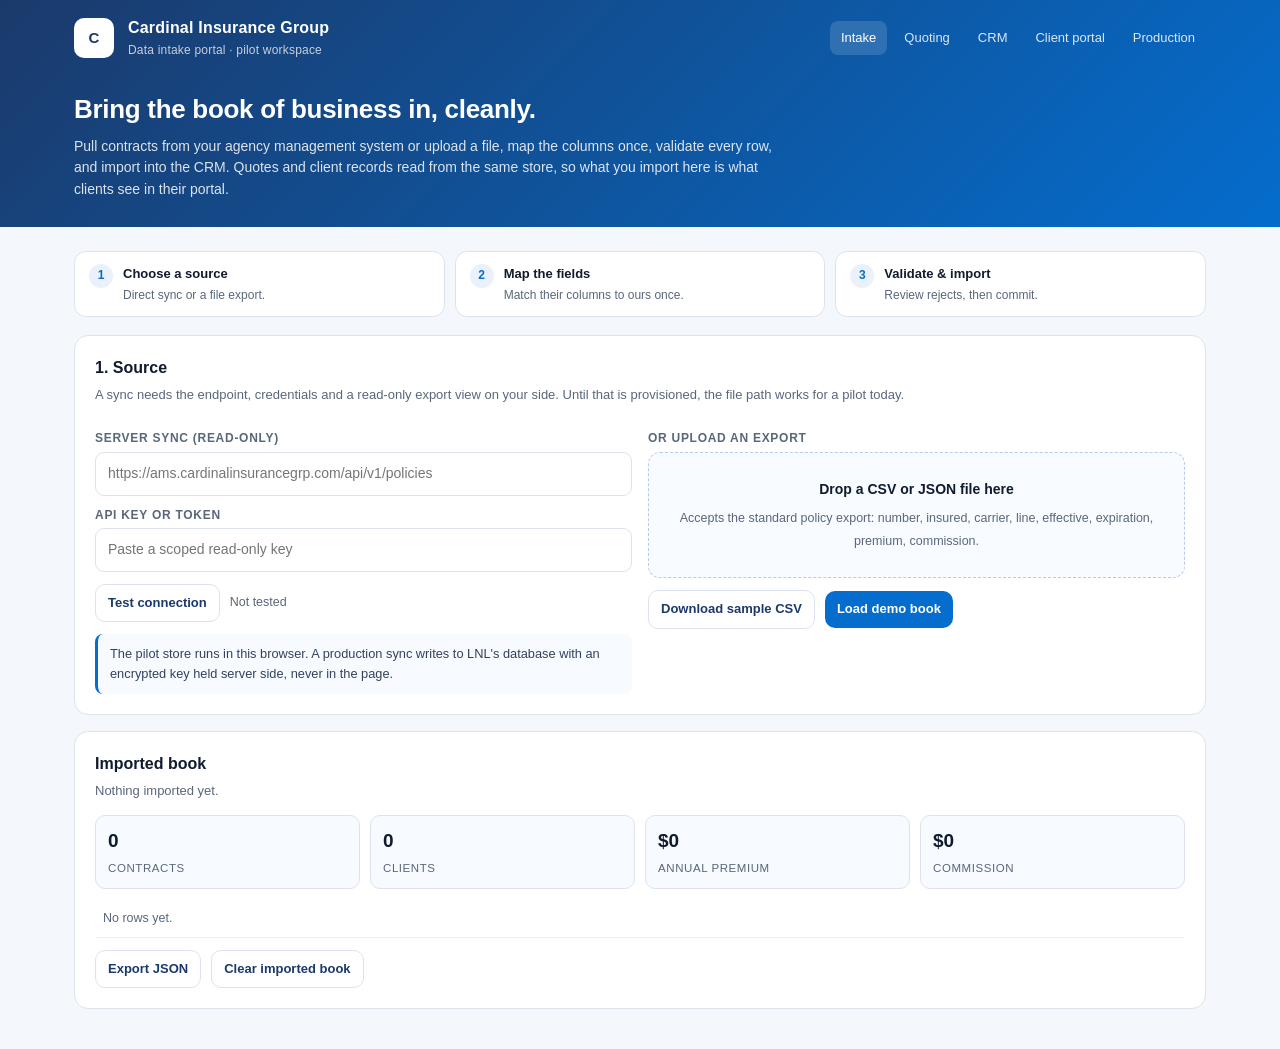
<file: upload.html>
<!DOCTYPE html>
<html lang="en">
<head>
<meta charset="utf-8">
<meta name="viewport" content="width=device-width,initial-scale=1">
<title>Data Intake Portal — Cardinal Insurance Group</title>
<meta name="description" content="Pilot intake for Cardinal Insurance Group: sync contracts from your server or upload a file, map fields, validate, and import the book of business into the CRM.">
<style>
  :root{--blue:#046DCD;--navy:#1B3A6B;--red:#C33E47;--ink:#101B2D;--mut:#5A677A;--line:#DCE3EE;--bg:#F4F7FC;--ok:#0F7B4F;--warn:#A9660A}
  *{box-sizing:border-box}
  body{margin:0;font-family:Inter,-apple-system,BlinkMacSystemFont,"Segoe UI",Roboto,sans-serif;background:var(--bg);color:var(--ink);font-size:15px;line-height:1.55}
  a{color:var(--blue);text-decoration:none}
  header{background:linear-gradient(135deg,#1B3A6B,#046DCD);color:#fff;padding:0}
  .bar{max-width:1180px;margin:0 auto;padding:16px 24px;display:flex;align-items:center;gap:14px}
  .mark{width:40px;height:40px;border-radius:10px;background:#fff;color:var(--navy);display:grid;place-items:center;font-weight:800}
  .bar h1{font-size:16px;margin:0;font-weight:700;letter-spacing:.2px}
  .bar span{display:block;font-size:12px;opacity:.75;font-weight:400}
  .bar nav{margin-left:auto;display:flex;gap:6px;flex-wrap:wrap}
  .bar nav a{color:#fff;font-size:13px;opacity:.85;padding:7px 11px;border-radius:8px}
  .bar nav a:hover,.bar nav a.on{background:rgba(255,255,255,.14);opacity:1}
  .hero{max-width:1180px;margin:0 auto;padding:0 24px 26px;color:#fff}
  .hero h2{font-size:26px;margin:14px 0 6px;letter-spacing:-.3px}
  .hero p{margin:0;opacity:.85;font-size:14px;max-width:720px}
  main{max-width:1180px;margin:0 auto;padding:24px}
  .steps{display:flex;gap:10px;margin-bottom:18px;flex-wrap:wrap}
  .step{flex:1;min-width:210px;background:#fff;border:1px solid var(--line);border-radius:12px;padding:12px 14px;display:flex;gap:10px;align-items:flex-start}
  .step b{width:24px;height:24px;border-radius:50%;background:#EAF1FB;color:var(--blue);display:grid;place-items:center;font-size:12px;flex:none}
  .step.done b{background:#E6F5EE;color:var(--ok)}
  .step h3{margin:0;font-size:13px}
  .step p{margin:2px 0 0;font-size:12px;color:var(--mut)}
  .card{background:#fff;border:1px solid var(--line);border-radius:14px;padding:20px;margin-bottom:16px}
  .card h3{margin:0 0 4px;font-size:16px}
  .card .sub{color:var(--mut);font-size:13px;margin-bottom:14px}
  .grid2{display:grid;grid-template-columns:1fr 1fr;gap:16px}
  @media(max-width:860px){.grid2{grid-template-columns:1fr}}
  label{display:block;font-size:12px;font-weight:600;color:var(--mut);margin:10px 0 4px;text-transform:uppercase;letter-spacing:.06em}
  input,select,textarea{width:100%;padding:10px 12px;border:1px solid var(--line);border-radius:9px;font:inherit;font-size:14px;background:#fff}
  input:focus,select:focus,textarea:focus{outline:2px solid #BFD8F5;border-color:var(--blue)}
  .btn{display:inline-flex;align-items:center;gap:8px;border:0;border-radius:10px;padding:11px 16px;font:inherit;font-weight:600;font-size:14px;cursor:pointer;background:var(--blue);color:#fff}
  .btn.ghost{background:#fff;color:var(--navy);border:1px solid var(--line)}
  .btn.sm{padding:8px 12px;font-size:13px}
  .btn:disabled{opacity:.5;cursor:not-allowed}
  .drop{border:1.5px dashed #B9CBE4;border-radius:12px;padding:26px;text-align:center;background:#F8FBFF;cursor:pointer}
  .drop.hot{border-color:var(--blue);background:#EFF6FF}
  .drop b{display:block;font-size:14px;margin-bottom:4px}
  .drop span{font-size:12.5px;color:var(--mut)}
  table{width:100%;border-collapse:collapse;font-size:13px}
  th{text-align:left;font-size:11px;text-transform:uppercase;letter-spacing:.06em;color:var(--mut);padding:8px;border-bottom:1px solid var(--line);white-space:nowrap}
  td{padding:8px;border-bottom:1px solid #EEF2F8;vertical-align:top}
  tr.bad td{background:#FDF3F4}
  .pill{display:inline-block;font-size:11px;font-weight:700;padding:3px 8px;border-radius:20px;background:#EAF1FB;color:var(--blue)}
  .pill.ok{background:#E6F5EE;color:var(--ok)}
  .pill.err{background:#FBE9EB;color:var(--red)}
  .pill.warn{background:#FDF1E0;color:var(--warn)}
  .row{display:flex;gap:10px;align-items:center;flex-wrap:wrap}
  .muted{color:var(--mut);font-size:12.5px}
  .stat{display:grid;grid-template-columns:repeat(4,1fr);gap:10px;margin:12px 0}
  .stat div{background:#F7FAFF;border:1px solid var(--line);border-radius:10px;padding:10px 12px}
  .stat b{display:block;font-size:19px}
  .stat span{font-size:11.5px;color:var(--mut);text-transform:uppercase;letter-spacing:.05em}
  .note{background:#F7FAFF;border-left:3px solid var(--blue);padding:10px 12px;border-radius:8px;font-size:12.8px;color:#33425A}
  .hide{display:none}
  .maptable select{padding:6px 8px;font-size:12.5px}
  code{background:#EEF3FA;padding:1px 5px;border-radius:4px;font-size:12.5px}
</style>
</head>
<body>
<header>
  <div class="bar">
    <div class="mark">C</div>
    <div><h1>Cardinal Insurance Group<span>Data intake portal · pilot workspace</span></h1></div>
    <nav>
      <a href="upload.html" class="on">Intake</a>
      <a href="quote.html">Quoting</a>
      <a href="admin.html">CRM</a>
      <a href="portal.html">Client portal</a>
    <a href="dashboard.html">Production</a>
    </nav>
  </div>
  <div class="hero">
    <h2>Bring the book of business in, cleanly.</h2>
    <p>Pull contracts from your agency management system or upload a file, map the columns once, validate every row, and import into the CRM. Quotes and client records read from the same store, so what you import here is what clients see in their portal.</p>
  </div>
</header>

<main>
  <div class="steps">
    <div class="step" id="s1"><b>1</b><div><h3>Choose a source</h3><p>Direct sync or a file export.</p></div></div>
    <div class="step" id="s2"><b>2</b><div><h3>Map the fields</h3><p>Match their columns to ours once.</p></div></div>
    <div class="step" id="s3"><b>3</b><div><h3>Validate &amp; import</h3><p>Review rejects, then commit.</p></div></div>
  </div>

  <div class="card">
    <h3>1. Source</h3>
    <div class="sub">A sync needs the endpoint, credentials and a read-only export view on your side. Until that is provisioned, the file path works for a pilot today.</div>
    <div class="grid2">
      <div>
        <label>Server sync (read-only)</label>
        <input id="endpoint" placeholder="https://ams.cardinalinsurancegrp.com/api/v1/policies">
        <label>API key or token</label>
        <input id="apikey" type="password" placeholder="Paste a scoped read-only key">
        <div class="row" style="margin-top:12px">
          <button class="btn ghost sm" onclick="testSync()">Test connection</button>
          <span class="muted" id="synctest">Not tested</span>
        </div>
        <div class="note" style="margin-top:12px">The pilot store runs in this browser. A production sync writes to LNL's database with an encrypted key held server side, never in the page.</div>
      </div>
      <div>
        <label>Or upload an export</label>
        <div class="drop" id="drop" onclick="document.getElementById('file').click()">
          <b>Drop a CSV or JSON file here</b>
          <span>Accepts the standard policy export: number, insured, carrier, line, effective, expiration, premium, commission.</span>
        </div>
        <input type="file" id="file" accept=".csv,.json,.txt" class="hide" onchange="handleFile(this.files[0])">
        <div class="row" style="margin-top:12px">
          <button class="btn ghost sm" onclick="downloadSample()">Download sample CSV</button>
          <button class="btn sm" onclick="loadDemo()">Load demo book</button>
        </div>
      </div>
    </div>
  </div>

  <div class="card hide" id="mapCard">
    <h3>2. Map the fields</h3>
    <div class="sub">We auto-detect what we can. Anything left as Ignore is dropped. Policy number and insured name are required.</div>
    <div style="overflow-x:auto"><table class="maptable" id="mapTable"></table></div>
    <div class="row" style="margin-top:14px">
      <button class="btn" onclick="runValidation()">Validate rows</button>
      <span class="muted" id="rowCount"></span>
    </div>
  </div>

  <div class="card hide" id="valCard">
    <h3>3. Validate &amp; import</h3>
    <div class="stat" id="valStats"></div>
    <div id="valNote"></div>
    <div style="overflow-x:auto;max-height:340px;margin-top:12px"><table id="valTable"></table></div>
    <div class="row" style="margin-top:14px">
      <button class="btn" id="importBtn" onclick="commitImport()">Import clean rows</button>
      <button class="btn ghost" onclick="resetAll()">Start over</button>
    </div>
  </div>

  <div class="card">
    <h3>Imported book</h3>
    <div class="sub" id="bookSub">Nothing imported yet.</div>
    <div class="stat" id="bookStats"></div>
    <div style="overflow-x:auto;max-height:300px"><table id="bookTable"></table></div>
    <div class="row" style="margin-top:12px">
      <button class="btn ghost sm" onclick="exportJson()">Export JSON</button>
      <button class="btn ghost sm" onclick="clearBook()">Clear imported book</button>
    </div>
  </div>
</main>

<script>
const FIELDS=[
 {k:'policy_number',label:'Policy number',req:true,aliases:['policy','policy number','pol num','policy_no','number']},
 {k:'insured_name',label:'Insured name',req:true,aliases:['insured','name','client','client name','named insured','account']},
 {k:'email',label:'Email',aliases:['email','e-mail','email address']},
 {k:'phone',label:'Phone',aliases:['phone','mobile','cell','telephone']},
 {k:'carrier',label:'Carrier',aliases:['carrier','company','insurance company','market']},
 {k:'line',label:'Line of business',aliases:['line','product','policy type','lob','type']},
 {k:'effective',label:'Effective date',aliases:['effective','effective date','inception','start']},
 {k:'expiration',label:'Expiration date',aliases:['expiration','expiry','expiration date','renewal','end']},
 {k:'premium',label:'Premium',aliases:['premium','annual premium','prem','policy premium']},
 {k:'commission',label:'Commission %',aliases:['commission','comm','commission rate','comm %']},
 {k:'status',label:'Status',aliases:['status','policy status','state']},
 {k:'address',label:'Address',aliases:['address','street','property address','location']},
 {k:'zip',label:'ZIP',aliases:['zip','zip code','postal','postal code']}
];
const KEY='card_contracts';
let raw=[], headers=[], mapping={};

function el(id){return document.getElementById(id)}
function money(n){return '$'+(Number(n)||0).toLocaleString(undefined,{minimumFractionDigits:0,maximumFractionDigits:0})}

function parseCSV(text){
  const rows=[]; let row=[], cur='', q=false;
  for(let i=0;i<text.length;i++){
    const ch=text[i];
    if(q){ if(ch==='"'){ if(text[i+1]==='"'){cur+='"';i++} else q=false } else cur+=ch }
    else if(ch==='"') q=true;
    else if(ch===','){ row.push(cur); cur='' }
    else if(ch==='\n'){ row.push(cur); rows.push(row); row=[]; cur='' }
    else if(ch!=='\r') cur+=ch;
  }
  if(cur||row.length){row.push(cur);rows.push(row)}
  return rows.filter(r=>r.some(c=>String(c).trim()!==''));
}

function handleFile(f){
  if(!f) return;
  const r=new FileReader();
  r.onload=()=>{
    const t=String(r.result);
    if(f.name.toLowerCase().endsWith('.json')){
      try{const j=JSON.parse(t); raw=Array.isArray(j)?j:(j.policies||j.data||j.records||[]); headers=Object.keys(raw[0]||{})}
      catch(e){alert('That JSON did not parse. Expected an array of policy objects.');return}
    }else{
      const rows=parseCSV(t); headers=rows[0].map(h=>String(h).trim()); raw=rows.slice(1).map(r=>Object.fromEntries(headers.map((h,i)=>[h,(r[i]||'').trim()])));
    }
    buildMapping();
  };
  r.readAsText(f);
}

function loadDemo(){
  headers=['Policy Number','Named Insured','Email','Phone','Carrier','Line','Effective Date','Expiration Date','Annual Premium','Comm %','Status','Property Address','ZIP'];
  raw=[
   ['CIG-4471-01','Gilbert Family Trust','r.gilbert@example.com','480-555-0142','Travelers','Homeowners HO-3','2026-03-01','2027-03-01','2840','15','Active','1420 E Palo Verde St, Gilbert','85234'],
   ['CIG-4471-02','Gilbert Family Trust','r.gilbert@example.com','480-555-0142','Progressive','Personal Auto','2026-05-12','2027-05-12','1960','12','Active','1420 E Palo Verde St, Gilbert','85234'],
   ['CIG-5188-01','Mesa Dental Partners LLC','office@mesadental.example','480-555-0199','The Hartford','Commercial BOP','2026-01-15','2027-01-15','6420','14','Active','88 W Main St, Mesa','85201'],
   ['CIG-5290-01','Alvarez, Denise','dalvarez@example.com','602-555-0117','Safeco','Renters HO-4','2026-06-01','2027-06-01','420','15','Active','301 N Central Ave, Phoenix','85004'],
   ['CIG-5310-01','Kaur, Amrit','aka2026@example.com','480-555-0176','Nationwide','Homeowners HO-5','2026-02-20','2027-02-20','4120','15','Active','9402 E Shea Blvd, Scottsdale','85260'],
   ['CIG-5344-01','Sun Valley Remodeling','ap@sunvalleyremodel.example','480-555-0155','Employers','Workers Comp','2026-04-01','2027-04-01','9870','10','Active','2110 W Guadalupe Rd, Gilbert','85233'],
   ['CIG-5402-01','Whitfield, Marcus','mwhitfield@example.com','623-555-0134','MetLife','Term Life 20yr','2026-07-01','2046-07-01','1180','20','Active','7734 W Thunderbird Rd, Peoria','85381'],
   ['','Nguyen, Thao','tnguyen@example.com','602-555-0188','Kemper','Personal Auto','2026-08-01','2027-08-01','$1,540.00','12','Active','','85032'],
   ['CIG-5501-01','Chandler Floral Co','hello@chandlerfloral.example','480-555-0121','Travelers','Commercial Package','2025-11-01','2026-11-01','5310','14','Expiring','120 S Arizona Ave, Chandler','85225'],
   ['CIG-5599-01','Bennett, Carla','cbennett@example.com','480-555-0163','','Homeowners HO-3','2026-09-10','2027-09-10','2260','15','Active','','85251']
  ].map(r=>Object.fromEntries(headers.map((h,i)=>[h,r[i]])));
  buildMapping();
}

function autoGuess(h){
  const norm=h.toLowerCase().replace(/[^a-z0-9% ]/g,' ').replace(/\s+/g,' ').trim();
  for(const f of FIELDS){ if(f.aliases.includes(norm)) return f.k }
  for(const f of FIELDS){ if(f.aliases.some(a=>norm.includes(a))) return f.k }
  return 'ignore';
}

function buildMapping(){
  el('mapCard').classList.remove('hide');
  el('s1').classList.add('done');
  mapping={};
  el('mapTable').innerHTML='<tr><th>Their column</th><th>Sample value</th><th>Maps to</th></tr>'+
    headers.map((h,i)=>{
      const g=autoGuess(h); mapping[h]=g;
      const sample=String((raw[0]||{})[h]||'').slice(0,42);
      return `<tr><td><b>${h}</b></td><td class="muted">${sample}</td>
        <td><select onchange="mapping[this.dataset.h]=this.value" data-h="${h}">
          <option value="ignore"${g==='ignore'?' selected':''}>— Ignore —</option>
          ${FIELDS.map(f=>`<option value="${f.k}"${g===f.k?' selected':''}>${f.label}${f.req?' *':''}</option>`).join('')}
        </select></td></tr>`;
    }).join('');
  el('rowCount').textContent=raw.length+' rows ready to validate';
  el('s2').classList.add('done');
  el('valCard').classList.add('hide');
}

function cleanDate(v){
  if(!v) return '';
  const s=String(v).trim();
  const m=s.match(/^(\d{4})-(\d{2})-(\d{2})$/); if(m) return s;
  const us=s.match(/^(\d{1,2})\/(\d{1,2})\/(\d{4})$/);
  if(us) return `${us[3]}-${us[1].padStart(2,'0')}-${us[2].padStart(2,'0')}`;
  const d=new Date(s); if(!isNaN(d)) return d.toISOString().slice(0,10);
  return '';
}
function cleanMoney(v){ return String(v||'').replace(/[$,\s]/g,'') }

let validated=[];
function runValidation(){
  const inv={}; Object.entries(mapping).forEach(([h,k])=>{ if(k!=='ignore') inv[k]=h });
  if(!inv.policy_number||!inv.insured_name){ alert('Map both Policy number and Insured name before validating.'); return }
  const seen=new Set();
  validated=raw.map((r,i)=>{
    const o={_row:i+2,_errors:[]};
    Object.entries(inv).forEach(([k,h])=>{ o[k]=String(r[h]||'').trim() });
    o.premium=Number(cleanMoney(o.premium))||0;
    o.commission=Number(cleanMoney(o.commission))||0;
    o.effective=cleanDate(o.effective); o.expiration=cleanDate(o.expiration);
    if(!o.policy_number) o._errors.push('Missing policy number');
    if(!o.insured_name) o._errors.push('Missing insured name');
    if(o.effective && o.expiration && o.expiration<o.effective) o._errors.push('Expiration before effective');
    if(!o.premium) o._errors.push('Premium blank or unreadable');
    if(o.policy_number){ if(seen.has(o.policy_number)) o._errors.push('Duplicate in file'); seen.add(o.policy_number) }
    return o;
  });
  const existing=(JSON.parse(localStorage.getItem(KEY)||'[]')).map(p=>p.policy_number);
  validated.forEach(o=>{ if(o.policy_number && existing.includes(o.policy_number)) o._errors.push('Already in CRM') });

  const bad=validated.filter(o=>o._errors.length), good=validated.filter(o=>!o._errors.length);
  const prem=good.reduce((s,o)=>s+o.premium,0);
  el('valCard').classList.remove('hide'); el('s3').classList.add('done');
  el('valStats').innerHTML=`
    <div><b>${validated.length}</b><span>Rows read</span></div>
    <div><b style="color:var(--ok)">${good.length}</b><span>Clean</span></div>
    <div><b style="color:var(--red)">${bad.length}</b><span>Need a fix</span></div>
    <div><b>${money(prem)}</b><span>Premium ready</span></div>`;
  el('valNote').innerHTML= bad.length
    ? `<div class="note">${bad.length} row${bad.length>1?'s':''} will be skipped until fixed. Common causes: a blank policy number, a premium written as text, or a duplicate already in the CRM.</div>`
    : `<div class="note">All rows check out. Import to write them into the CRM store.</div>`;
  el('valTable').innerHTML='<tr><th>Row</th><th>Policy</th><th>Insured</th><th>Carrier</th><th>Line</th><th>Premium</th><th>Status</th></tr>'+
    validated.map(o=>`<tr class="${o._errors.length?'bad':''}">
      <td>${o._row}</td><td>${o.policy_number||'—'}</td><td>${o.insured_name||'—'}</td><td>${o.carrier||'—'}</td>
      <td>${o.line||'—'}</td><td>${o.premium?money(o.premium):'—'}</td>
      <td>${o._errors.length?`<span class="pill err">${o._errors[0]}</span>`:'<span class="pill ok">Ready</span>'}</td></tr>`).join('');
  el('importBtn').disabled = good.length===0;
}

function commitImport(){
  const good=validated.filter(o=>!o._errors.length).map(o=>{
    const {_row,_errors,...rest}=o;
    return {...rest,_source:'intake',_imported:new Date().toISOString().slice(0,10)};
  });
  const book=JSON.parse(localStorage.getItem(KEY)||'[]').concat(good);
  localStorage.setItem(KEY,JSON.stringify(book));
  renderBook();
  alert(good.length+' contract'+(good.length>1?'s':'')+' imported. They now appear in the CRM and client portal.');
}

function renderBook(){
  const book=JSON.parse(localStorage.getItem(KEY)||'[]');
  const prem=book.reduce((s,p)=>s+(Number(p.premium)||0),0);
  const comm=book.reduce((s,p)=>s+(Number(p.premium)||0)*(Number(p.commission)||0)/100,0);
  const clients=new Set(book.map(p=>(p.email||p.insured_name||'').toLowerCase())).size;
  const carriers=new Set(book.map(p=>p.carrier).filter(Boolean)).size;
  el('bookStats').innerHTML=`
    <div><b>${book.length}</b><span>Contracts</span></div>
    <div><b>${clients}</b><span>Clients</span></div>
    <div><b>${money(prem)}</b><span>Annual premium</span></div>
    <div><b>${money(comm)}</b><span>Commission</span></div>`;
  el('bookSub').textContent = book.length
    ? `${book.length} contracts across ${carriers} carriers. Written to the CRM store.`
    : 'Nothing imported yet.';
  el('bookTable').innerHTML = book.length? '<tr><th>Policy</th><th>Insured</th><th>Carrier</th><th>Line</th><th>Effective</th><th>Premium</th><th>Comm</th></tr>'+
    book.map(p=>`<tr><td>${p.policy_number||'—'}</td><td>${p.insured_name||'—'}</td><td>${p.carrier||'—'}</td><td>${p.line||'—'}</td><td>${p.effective||'—'}</td><td>${money(p.premium)}</td><td>${p.commission||0}%</td></tr>`).join('')
    : '<tr><td class="muted">No rows yet.</td></tr>';
}

function testSync(){
  const e=el('endpoint').value.trim(), k=el('apikey').value.trim();
  const out=el('synctest');
  if(!e||!k){ out.textContent='Add an endpoint and a key'; out.style.color='var(--warn)'; return }
  if(!/^https:\/\//.test(e)){ out.textContent='Endpoint must be https'; out.style.color='var(--red)'; return }
  out.textContent='Testing…'; out.style.color='var(--mut)';
  setTimeout(()=>{ out.textContent='Ready to authenticate once the export view exists on your side'; out.style.color='var(--ok)' },700);
}

function downloadSample(){
  const rows=[['Policy Number','Named Insured','Email','Phone','Carrier','Line','Effective Date','Expiration Date','Annual Premium','Comm %','Status','Property Address','ZIP'],
  ['CIG-4471-01','Gilbert Family Trust','r.gilbert@example.com','480-555-0142','Travelers','Homeowners HO-3','2026-03-01','2027-03-01','2840','15','Active','1420 E Palo Verde St, Gilbert','85234'],
  ['CIG-5188-01','Mesa Dental Partners LLC','office@mesadental.example','480-555-0199','The Hartford','Commercial BOP','2026-01-15','2027-01-15','6420','14','Active','88 W Main St, Mesa','85201']];
  const csv=rows.map(r=>r.map(c=>/[",]/.test(c)?`"${c.replace(/"/g,'""')}"`:c).join(',')).join('\n');
  const a=document.createElement('a');
  a.href=URL.createObjectURL(new Blob([csv],{type:'text/csv'}));
  a.download='cardinal-policy-export-sample.csv'; a.click();
}

function exportJson(){
  const book=JSON.parse(localStorage.getItem(KEY)||'[]');
  const a=document.createElement('a');
  a.href=URL.createObjectURL(new Blob([JSON.stringify(book,null,2)],{type:'application/json'}));
  a.download='cardinal-book-of-business.json'; a.click();
}
function clearBook(){ if(confirm('Clear the imported book from this browser?')){ localStorage.removeItem(KEY); renderBook() } }
function resetAll(){ raw=[];headers=[];el('mapCard').classList.add('hide');el('valCard').classList.add('hide');renderBook() }

// drag and drop
['dragover','dragenter'].forEach(ev=>el('drop').addEventListener(ev,e=>{e.preventDefault();el('drop').classList.add('hot')}));
['dragleave','drop'].forEach(ev=>el('drop').addEventListener(ev,e=>{e.preventDefault();el('drop').classList.remove('hot')}));
el('drop').addEventListener('drop',e=>{ const f=e.dataTransfer.files[0]; if(f) handleFile(f) });

renderBook();
</script>
</body>
</html>
</file>
<file: assets/css/site.css>
:root{
  --blue:#046DCD; --blue-d:#26488A; --navy:#1B3A6B; --red:#C33E47; --red-d:#A82029;
  --ink:#1F2937; --muted:#5B6B84; --line:#DFE7F2; --mist:#F4F7FB; --paper:#fff;
  --gold:#E8A33D; --ok:#1B7F4B;
  --r:14px; --shadow:0 1px 2px rgba(27,58,107,.06),0 14px 34px -16px rgba(27,58,107,.28);
  --max:1160px;
}
*{box-sizing:border-box}
html{scroll-behavior:smooth}
body{margin:0;font-family:"Roboto","Inter",-apple-system,BlinkMacSystemFont,"Segoe UI",Arial,sans-serif;
  color:var(--ink);background:var(--paper);line-height:1.62;-webkit-font-smoothing:antialiased}
img{max-width:100%;display:block}
a{color:inherit;text-decoration:none}
.wrap{max-width:var(--max);margin:0 auto;padding:0 22px}
.eyebrow{font-size:12px;font-weight:800;letter-spacing:.14em;text-transform:uppercase;color:var(--red)}
h1,h2,h3,h4{margin:0;line-height:1.16;letter-spacing:-.02em}
h1{font-size:clamp(32px,4.6vw,54px);font-weight:800}
h2{font-size:clamp(24px,3.2vw,38px);font-weight:800}
h3{font-size:19px;font-weight:700}
p{margin:0 0 1em}
.muted{color:var(--muted)}
.center{text-align:center}
.sec{padding:78px 0}
.sec--mist{background:var(--mist)}
.sec--navy{background:linear-gradient(160deg,#1B3A6B,#26488A);color:#fff}
.sec--navy .muted{color:#AFC5E4}
.btn{display:inline-flex;align-items:center;justify-content:center;gap:9px;font-weight:700;font-size:15px;
  padding:14px 24px;border-radius:11px;border:1px solid transparent;cursor:pointer;font-family:inherit;
  transition:transform .14s ease,box-shadow .18s ease,background .18s ease}
.btn:hover{transform:translateY(-1px)}
.btn--primary{background:linear-gradient(180deg,#0A7AE0,#046DCD);color:#fff;box-shadow:0 10px 24px -10px rgba(4,109,205,.6)}
.btn--red{background:linear-gradient(180deg,#D14A54,#C33E47);color:#fff;box-shadow:0 10px 24px -10px rgba(195,62,71,.55)}
.btn--ghost{background:#fff;color:var(--navy);border-color:var(--line)}
.btn--sm{padding:10px 16px;font-size:14px;border-radius:9px}
.btn--block{width:100%}

/* nav */
.nav{position:sticky;top:0;z-index:60;background:rgba(27,58,107,.96);backdrop-filter:blur(12px);border-bottom:1px solid rgba(255,255,255,.1)}
.nav__in{display:flex;align-items:center;gap:24px;height:70px}
.nav__logo{display:flex;align-items:center;gap:10px;color:#fff;font-weight:800;font-size:15px}
.nav__logo img{height:34px;width:auto}
.nav__links{display:flex;gap:22px;margin-left:auto;font-size:14px;font-weight:600;color:#C9D8EF}
.nav__links a:hover{color:#fff}
.nav__cta{display:flex;align-items:center;gap:12px}
.nav__tel{color:#fff;font-weight:700;font-size:14.5px}
.burger{display:none;background:none;border:0;color:#fff;font-size:22px;cursor:pointer}
@media(max-width:980px){
  .nav__links{position:fixed;top:70px;left:0;right:0;background:#1B3A6B;flex-direction:column;
    gap:0;padding:8px 22px 18px;transform:translateY(-140%);transition:.25s;z-index:59}
  .nav__links.open{transform:none}
  .nav__links a{padding:11px 0;border-bottom:1px solid rgba(255,255,255,.08)}
  .burger{display:block;margin-left:auto}
  .nav__cta{margin-left:0}
  .nav__tel{display:none}
}

/* hero */
.hero{position:relative;background:linear-gradient(150deg,#16325E 0%,#1B3A6B 45%,#2A559B 100%);color:#fff;overflow:hidden}
.hero__in{display:grid;grid-template-columns:1.05fr .95fr;gap:44px;align-items:center;padding:64px 0 72px}
.hero h1{color:#fff;margin-bottom:16px}
.hero p{color:#CBDCEE;font-size:17px;max-width:47ch}
.hero__badges{display:flex;flex-wrap:wrap;gap:10px;margin-top:22px}
.pill{display:inline-flex;align-items:center;gap:7px;background:rgba(255,255,255,.12);border:1px solid rgba(255,255,255,.2);
  color:#fff;font-size:12.5px;font-weight:700;padding:7px 12px;border-radius:999px}
.hero__cta{display:flex;gap:12px;flex-wrap:wrap;margin-top:26px}
@media(max-width:900px){.hero__in{grid-template-columns:1fr;gap:30px;padding:42px 0 52px}}

/* quote card */
.qcard{background:#fff;color:var(--ink);border-radius:18px;padding:26px;box-shadow:0 24px 60px -20px rgba(8,24,52,.5)}
.qcard h3{font-size:20px;margin-bottom:4px}
.qcard .sub{font-size:13px;color:var(--muted);margin-bottom:16px}
.field{margin-bottom:12px}
.field label{display:block;font-size:12.5px;font-weight:700;margin-bottom:5px;color:#334662}
.field input,.field select,.field textarea{width:100%;padding:11px 13px;border:1px solid var(--line);border-radius:9px;
  font-size:14.5px;font-family:inherit;color:var(--ink);background:#fff}
.field input:focus,.field select:focus,.field textarea:focus{outline:2px solid rgba(4,109,205,.25);border-color:var(--blue)}
.fine{font-size:11.5px;color:var(--muted);margin-top:10px;line-height:1.5}

/* cards + grids */
.grid2{display:grid;grid-template-columns:1fr 1fr;gap:20px}
.grid3{display:grid;grid-template-columns:repeat(3,1fr);gap:20px}
.grid4{display:grid;grid-template-columns:repeat(4,1fr);gap:16px}
@media(max-width:980px){.grid3,.grid4{grid-template-columns:1fr 1fr}}
@media(max-width:640px){.grid2,.grid3,.grid4{grid-template-columns:1fr}}
.card{background:#fff;border:1px solid var(--line);border-radius:16px;padding:24px;box-shadow:var(--shadow)}
.card h3{margin-bottom:8px}
.card p{font-size:14.5px;color:var(--muted);margin:0}
.svc{display:flex;flex-direction:column;gap:10px}
.svc img{height:104px;width:auto;object-fit:contain;align-self:flex-start}
.svc a{color:var(--blue);font-weight:700;font-size:13.5px;margin-top:auto}

/* keep their tone: carrier strip */
.carriers{display:flex;flex-wrap:wrap;gap:26px;align-items:center;justify-content:center;opacity:.95}
.carriers img{height:38px;width:auto;filter:grayscale(1);opacity:.72;transition:.2s}
.carriers img:hover{filter:none;opacity:1}

/* stats */
.stats{display:grid;grid-template-columns:repeat(4,1fr);gap:18px}
.stat{text-align:center}
.stat b{display:block;font-size:28px;color:#fff;letter-spacing:-.02em}
.stat span{font-size:12.5px;color:#AFC5E4;font-weight:600}
@media(max-width:700px){.stats{grid-template-columns:1fr 1fr}}

/* steps */
.step{display:flex;gap:16px}
.step__n{flex:0 0 38px;height:38px;border-radius:11px;background:rgba(4,109,205,.1);color:var(--blue);
  font-weight:800;display:grid;place-items:center;font-size:15px}

/* faq */
.faq{border:1px solid var(--line);border-radius:12px;background:#fff;margin-bottom:10px;overflow:hidden}
.faq summary{cursor:pointer;padding:16px 18px;font-weight:700;font-size:15px;list-style:none;display:flex;justify-content:space-between;gap:12px}
.faq summary::-webkit-details-marker{display:none}
.faq summary:after{content:"+";color:var(--blue);font-weight:800}
.faq[open] summary:after{content:"–"}
.faq__b{padding:0 18px 16px;color:var(--muted);font-size:14.5px}

/* footer */
.ft{background:#152F55;color:#C3D5EC;padding:52px 0 26px;font-size:14px}
.ft__grid{display:grid;grid-template-columns:1.4fr 1fr 1fr 1fr;gap:30px}
.ft h4{color:#fff;font-size:13px;letter-spacing:.1em;text-transform:uppercase;margin-bottom:12px}
.ft ul{list-style:none;padding:0;margin:0;display:grid;gap:8px}
.ft a:hover{color:#fff}
.ft__lic{font-size:12.5px;color:#9DB6D4;margin-top:14px}
.ft__base{border-top:1px solid rgba(255,255,255,.12);margin-top:34px;padding-top:16px;
  display:flex;justify-content:space-between;gap:14px;flex-wrap:wrap;font-size:12.5px;color:#9DB6D4}
@media(max-width:860px){.ft__grid{grid-template-columns:1fr 1fr}}

/* chat */
.chat-fab{position:fixed;right:20px;bottom:20px;z-index:90;display:flex;align-items:center;gap:10px;
  background:linear-gradient(180deg,#0A7AE0,#046DCD);color:#fff;border:0;border-radius:999px;
  padding:14px 20px;font-weight:800;font-size:14.5px;cursor:pointer;font-family:inherit;
  box-shadow:0 16px 34px -12px rgba(4,109,205,.66)}
.chat-fab__dot{width:9px;height:9px;border-radius:50%;background:#7CF0B4;animation:pulse 2s infinite}
@keyframes pulse{0%,100%{opacity:1}50%{opacity:.35}}
.chat{position:fixed;right:20px;bottom:20px;width:392px;max-width:calc(100vw - 28px);height:min(620px,calc(100vh - 40px));
  background:#fff;border-radius:18px;box-shadow:0 30px 70px -18px rgba(12,32,66,.55);z-index:95;
  display:none;flex-direction:column;overflow:hidden}
.chat.open{display:flex;animation:up .24s ease}
@keyframes up{from{transform:translateY(14px);opacity:0}to{transform:none;opacity:1}}
.chat__head{background:linear-gradient(160deg,#1B3A6B,#26488A);color:#fff;padding:15px 17px;display:flex;align-items:center;gap:11px}
.chat__av{width:38px;height:38px;border-radius:11px;background:linear-gradient(160deg,#D14A54,#C33E47);
  display:grid;place-items:center;font-weight:800;font-size:15px}
.chat__s{font-size:11.5px;color:#A9C2E2}
.chat__t{font-weight:800;font-size:14.5px}
.chat__x{margin-left:auto;background:none;border:0;color:#fff;font-size:22px;cursor:pointer;line-height:1;opacity:.8}
.chat__body{flex:1;overflow-y:auto;padding:16px;background:#F7FAFD;display:flex;flex-direction:column;gap:9px}
.msg{max-width:86%;padding:11px 14px;border-radius:14px;font-size:14px;line-height:1.5}
.msg--bot{background:#fff;border:1px solid var(--line);border-bottom-left-radius:5px;align-self:flex-start}
.msg--me{background:linear-gradient(160deg,#0A7AE0,#046DCD);color:#fff;border-bottom-right-radius:5px;align-self:flex-end;font-weight:600}
.quick{display:flex;flex-wrap:wrap;gap:7px;align-self:flex-start;max-width:96%}
.quick button{background:#fff;border:1.5px solid var(--blue);color:var(--blue);font-weight:700;font-size:12.5px;
  padding:8px 12px;border-radius:999px;cursor:pointer;font-family:inherit}
.quick button:hover{background:var(--blue);color:#fff}
.chat__slots{display:grid;grid-template-columns:1fr 1fr;gap:8px;align-self:stretch}
.chat__slots button{background:#fff;border:1.5px solid var(--line);border-radius:10px;padding:10px;cursor:pointer;
  font-family:inherit;font-size:13px;font-weight:700;color:var(--navy);display:grid;gap:2px}
.chat__slots button span{font-weight:500;font-size:11.5px;color:var(--muted)}
.chat__slots button:hover{border-color:var(--blue)}
.chat__foot{border-top:1px solid var(--line);padding:10px;display:flex;gap:8px;background:#fff}
.chat__input{flex:1;border:1px solid var(--line);border-radius:9px;padding:10px 12px;font-size:14px;font-family:inherit}
.chat__input:focus{outline:2px solid rgba(4,109,205,.22);border-color:var(--blue)}
.chat__send{background:var(--blue);color:#fff;border:0;border-radius:9px;padding:0 15px;font-weight:800;cursor:pointer;font-family:inherit}
</file>
<file: assets/css/admin.css>
:root{--blue:#046DCD;--navy:#1B3A6B;--red:#C33E47;--line:#DFE7F2;--mist:#F4F7FB;--muted:#5B6B84}
body.admin{background:var(--mist);font-family:"Roboto",-apple-system,Segoe UI,Arial,sans-serif;color:#1F2937}
.awrap{max-width:1240px;margin:0 auto;padding:0 20px}
.atop{background:#fff;border-bottom:1px solid var(--line);position:sticky;top:0;z-index:30}
.atop__in{display:flex;align-items:center;gap:14px;height:66px}
.atop__in img{height:32px;width:auto}
.atop__t{font-weight:800;color:var(--navy);font-size:15px}
.atop__b{margin-left:6px;font-size:11px;font-weight:800;letter-spacing:.06em;text-transform:uppercase;
  background:#EAF2FC;color:#046DCD;padding:4px 8px;border-radius:6px}
.atop__sp{margin-left:auto;display:flex;gap:14px;align-items:center;font-size:13px;color:var(--muted)}
.ahead{padding:26px 0 4px;display:flex;align-items:flex-end;gap:14px;flex-wrap:wrap}
.ahead h1{font-size:26px;color:var(--navy);margin:0}
.ahead p{margin:0;color:var(--muted);font-size:14px}
.ahead__sp{margin-left:auto;display:flex;gap:8px}
.btn{display:inline-flex;align-items:center;justify-content:center;gap:8px;font-weight:700;font-size:14px;
  padding:11px 17px;border-radius:9px;border:0;cursor:pointer;font-family:inherit}
.btn--blue{background:linear-gradient(180deg,#0A7AE0,#046DCD);color:#fff}
.btn--line{background:#fff;color:var(--navy);border:1px solid var(--line)}
.btn--sm{padding:8px 13px;font-size:13px;border-radius:8px}
.kpis{display:grid;grid-template-columns:repeat(4,1fr);gap:14px;margin:22px 0}
@media(max-width:1000px){.kpis{grid-template-columns:1fr 1fr}}
.kpi{background:#fff;border:1px solid var(--line);border-radius:13px;padding:16px 18px}
.kpi__l{font-size:11.5px;text-transform:uppercase;letter-spacing:.07em;color:var(--muted);font-weight:800}
.kpi__v{font-size:27px;font-weight:800;color:var(--navy);letter-spacing:-.02em;margin-top:6px;line-height:1.1}
.kpi__d{font-size:12px;color:var(--muted);margin-top:3px}
.kpi--alert .kpi__v{color:#B25E09}
.grid2{display:grid;grid-template-columns:1.5fr 1fr;gap:18px}
@media(max-width:1000px){.grid2{grid-template-columns:1fr}}
.panel{background:#fff;border:1px solid var(--line);border-radius:13px;overflow:hidden;margin-bottom:18px}
.panel__h{padding:14px 17px;border-bottom:1px solid var(--line);display:flex;align-items:center;gap:10px}
.panel__h h2{font-size:14.5px;margin:0;color:var(--navy)}
.panel__h .n{margin-left:auto;font-size:11.5px;font-weight:800;color:var(--muted)}
.panel__b{padding:0}
table{width:100%;border-collapse:collapse;font-size:13.5px}
th{text-align:left;padding:10px 14px;font-size:11px;text-transform:uppercase;letter-spacing:.06em;
  color:var(--muted);font-weight:800;background:#FAFCFE;border-bottom:1px solid var(--line);white-space:nowrap}
td{padding:11px 14px;border-bottom:1px solid #EEF3F9;vertical-align:middle}
tr:last-child td{border-bottom:0}
tbody tr{cursor:pointer}
tbody tr:hover{background:#F7FAFE}
.who{display:flex;align-items:center;gap:9px}
.av{width:30px;height:30px;border-radius:50%;background:linear-gradient(160deg,#1B3A6B,#26488A);color:#fff;
  display:grid;place-items:center;font-size:11.5px;font-weight:800;flex:0 0 30px}
.tg{display:inline-block;font-size:11px;font-weight:800;padding:4px 9px;border-radius:999px;white-space:nowrap}
.tg--new{background:#EAF2FC;color:#046DCD}
.tg--follow{background:#FEF3E2;color:#B25E09}
.tg--quoted{background:#EEEBFF;color:#5B45C9}
.tg--won{background:#E7F6EE;color:#1B7F4B}
.fu{display:flex;gap:11px;padding:13px 17px;border-bottom:1px solid #EEF3F9;align-items:center}
.fu:last-child{border:0}
.fu__b{flex:1;min-width:0}
.fu__n{font-weight:700;font-size:14px;color:#22304A}
.fu__m{font-size:12.5px;color:var(--muted)}
.empty{padding:22px 17px;color:var(--muted);font-size:13.5px}
/* gate */
.gate{position:fixed;inset:0;background:linear-gradient(150deg,#16325E,#1B3A6B 50%,#2A559B);z-index:100;
  display:grid;place-items:center;padding:20px}
.gate__c{background:#fff;border-radius:16px;padding:30px;max-width:390px;width:100%;text-align:center}
.gate__c h2{font-size:20px;color:var(--navy);margin:0 0 6px}
.gate__c p{font-size:13.5px;color:var(--muted);margin:0 0 18px}
.gate input{width:100%;padding:12px 13px;border:1px solid var(--line);border-radius:9px;font-size:15px;
  text-align:center;letter-spacing:.14em;font-family:inherit}
.gate input:focus{outline:2px solid rgba(4,109,205,.22);border-color:var(--blue)}
.gate__err{color:#B42318;font-size:12.5px;font-weight:700;margin-top:10px;display:none}
.gate__k{font-size:11.5px;color:var(--muted);margin-top:14px}
.gate__k b{color:#334662}
/* drawer */
.scrim{position:fixed;inset:0;background:rgba(12,26,48,.42);opacity:0;pointer-events:none;transition:.2s;z-index:80}
.scrim.on{opacity:1;pointer-events:auto}
.drawer{position:fixed;top:0;right:0;bottom:0;width:430px;max-width:94vw;background:#fff;z-index:81;
  transform:translateX(102%);transition:transform .26s ease;display:flex;flex-direction:column;box-shadow:-20px 0 50px rgba(12,26,48,.18)}
.drawer.on{transform:none}
.drawer__h{padding:18px;border-bottom:1px solid var(--line);display:flex;gap:12px;align-items:flex-start}
.drawer__h b{font-size:17px;color:var(--navy);display:block}
.drawer__h span{font-size:12.5px;color:var(--muted)}
.drawer__x{margin-left:auto;background:none;border:0;font-size:24px;color:#7C8BA3;cursor:pointer;line-height:1}
.drawer__b{padding:18px;overflow-y:auto;flex:1}
.dr{display:flex;justify-content:space-between;gap:14px;padding:9px 0;border-bottom:1px dashed var(--line);font-size:13.5px}
.dr:last-child{border:0}
.dr__k{color:var(--muted)}
.dr__v{font-weight:700;color:#22304A;text-align:right}
.acts{display:flex;gap:8px;flex-wrap:wrap;margin-top:14px}
.hide{display:none!important}

/* ── drip / queue / pipeline ─────────────────────────── */
.btn--xs{padding:5px 10px;font-size:12px;border-radius:8px}
.btn--line{background:#fff;border:1px solid var(--line);color:#1B3A6B}
.btn--line:hover{border-color:#046DCD;color:#046DCD}
.empty{color:var(--muted);font-size:13px;padding:8px 2px}
.qrow{display:grid;grid-template-columns:1.1fr 1.4fr auto;gap:14px;align-items:center;
  padding:11px 6px;border-bottom:1px solid #EEF2F8;cursor:pointer}
.qrow:hover{background:#FAFCFF}
.qrow__n{font-weight:700;font-size:13.5px}
.qrow__m{font-size:11.5px;color:var(--muted)}
.qrow__s{display:flex;align-items:center;gap:8px;font-size:12.5px;color:#3C4A63}
.qrow__t{white-space:nowrap;overflow:hidden;text-overflow:ellipsis}
.qrow__r{display:flex;align-items:center;gap:7px}
.qrow__d{font-size:11.5px;color:var(--muted);white-space:nowrap}
.chip{color:#fff;font-size:10.5px;font-weight:800;letter-spacing:.05em;padding:3px 7px;border-radius:5px}
.camp{border:1px solid var(--line);border-radius:12px;padding:14px 15px;margin-bottom:11px;background:#fff}
.camp--off{opacity:.62}
.camp__h{display:flex;align-items:center;justify-content:space-between;gap:12px}
.camp__h b{font-size:14px}
.camp__tg{display:block;font-size:11px;color:var(--muted);margin-top:2px}
.camp__d{font-size:12.5px;color:#42506A;margin:7px 0 9px}
.camp__steps{display:flex;flex-wrap:wrap;gap:6px}
.stp{display:inline-flex;align-items:center;gap:5px;font-size:11px;font-weight:700;
  background:#F4F7FB;border:1px solid #E4EBF5;border-radius:6px;padding:3px 7px;color:#33415C}
.stp i{width:6px;height:6px;border-radius:50%;display:inline-block}
.camp__f{display:flex;gap:14px;margin-top:10px;font-size:11.5px;color:var(--muted)}
.camp__st{margin-left:auto;font-weight:800;color:#2D6A4F}
.camp--off .camp__st{color:#B25E09}
.tog{width:38px;height:21px;border-radius:99px;border:0;background:#CBD6E5;position:relative;cursor:pointer;flex:0 0 auto}
.tog span{position:absolute;top:2.5px;left:2.5px;width:16px;height:16px;border-radius:50%;background:#fff;transition:.16s}
.tog--on{background:#2D6A4F}
.tog--on span{left:19.5px}
.pl{margin-bottom:10px}
.pl__t{display:flex;justify-content:space-between;font-size:12.5px;color:#33415C;margin-bottom:4px}
.pl__b{height:7px;background:#EEF2F8;border-radius:99px;overflow:hidden}
.pl__b i{display:block;height:100%;border-radius:99px}
.rt{display:grid;grid-template-columns:1fr auto;gap:4px 10px;padding:8px 0;border-bottom:1px solid #EEF2F8;font-size:12.5px}
.rt:last-child{border-bottom:0}
.rt span{font-weight:600}
.rt__m{font-size:11.5px;color:var(--muted);grid-column:1}
.rt b{font-size:11.5px;color:#1B3A6B;text-align:right}
.rt__x{color:#C33E47}
.rt__h{font-size:11px;font-weight:800;text-transform:uppercase;letter-spacing:.09em;color:var(--muted);margin-bottom:2px}
@media(max-width:900px){
  .qrow{grid-template-columns:1fr auto;gap:8px}
  .qrow__s{grid-column:1;font-size:12px}
  .qrow__r{grid-column:2;grid-row:1 / span 2}
}

/* ── tabs ─────────────────────────────────────────────── */
.anav{background:#fff;border-bottom:1px solid #E4EBF5;position:sticky;top:0;z-index:40}
.anav__in{display:flex;gap:4px;overflow-x:auto;scrollbar-width:none}
.anav__in::-webkit-scrollbar{display:none}
.ntab{background:none;border:0;border-bottom:2.5px solid transparent;padding:13px 14px;
  font:700 13px Roboto,Arial,sans-serif;color:#5B6B84;cursor:pointer;white-space:nowrap}
.ntab:hover{color:#046DCD}
.ntab--on{color:#046DCD;border-bottom-color:#046DCD}
.tabpane{display:none}
.tabpane--on{display:block}
.kpis--flat{margin:0}

/* ── documents / claims / client record ───────────────── */
.doc{display:flex;align-items:center;gap:11px;padding:9px 4px;border-bottom:1px solid #EEF2F8;cursor:pointer}
.doc:hover{background:#FAFCFF}
.doc:last-child{border-bottom:0}
.doc__i{flex:0 0 auto;font:800 10px Arial;letter-spacing:.06em;color:#C33E47;border:1px solid #F0C9CD;
  background:#FDF3F4;border-radius:5px;padding:5px 6px}
.doc__b{flex:1;min-width:0}
.doc__t{font-size:13px;font-weight:600;color:#1B3A6B}
.doc__m{font-size:11.5px;color:#5B6B84}
.doc__d{font-size:11.5px;font-weight:700;color:#046DCD}
.doc--mini{padding:7px 2px}
.feed{padding:10px 2px;border-bottom:1px solid #EEF2F8}
.feed:last-child{border-bottom:0}
.feed__h{display:flex;justify-content:space-between;font-size:13px;color:#1B3A6B}
.feed__h span{font-size:11px;font-weight:800;color:#C33E47;text-transform:uppercase;letter-spacing:.05em}
.feed__m{font-size:11.5px;color:#5B6B84;margin-top:2px}
.feed__n{font-size:12.5px;color:#42506A;margin-top:5px}
.dr__h{font-size:11px;font-weight:800;text-transform:uppercase;letter-spacing:.09em;color:#8494AC;
  margin:20px 0 8px}
.mini{display:grid;grid-template-columns:1fr auto;gap:2px 10px;padding:8px 0;border-bottom:1px solid #EEF2F8}
.mini b{font-size:13px;color:#1B3A6B}
.mini span{font-size:11.5px;color:#5B6B84;grid-column:1}
.mini em{font-size:12px;font-style:normal;font-weight:700;color:#046DCD;text-align:right}
.note{font-size:12.5px;color:#33415C;padding:6px 0;border-bottom:1px dotted #E4EBF5}
.note span{display:inline-block;min-width:52px;font-weight:700;color:#8494AC;font-size:11px}
.noteform{display:flex;gap:8px;margin-top:10px}
.noteform input{flex:1;border:1px solid #DDE5F5;border-radius:9px;padding:9px 11px;font:400 13px Roboto,Arial;outline:none}
.noteform input:focus{border-color:#046DCD}
tr[data-client],tr[data-claim]{cursor:pointer}
tr[data-client]:hover,tr[data-claim]:hover{background:#FAFCFF}
@media(max-width:700px){.ntab{padding:12px 11px;font-size:12.5px}}


/* ── growth tab: zip heat ─────────────────────────────── */
.zgrid{display:grid;grid-template-columns:repeat(6,1fr);gap:8px}
@media(max-width:900px){.zgrid{grid-template-columns:repeat(3,1fr)}}
.zt{border-radius:10px;padding:10px 10px 9px;display:flex;flex-direction:column;gap:1px;
    border:1px solid rgba(4,109,205,.12);min-height:74px}
.zt b{font-size:13px;font-weight:800;letter-spacing:.01em}
.zt span{font-size:10.5px;opacity:.85;text-transform:uppercase;letter-spacing:.06em}
.zt em{font-style:normal;font-size:12px;font-weight:700;margin-top:auto}
.zlegend{display:flex;align-items:center;gap:6px;margin-top:12px;font-size:11px;color:#5B6B84}
.zlegend i{width:22px;height:9px;border-radius:3px;display:inline-block;border:1px solid rgba(4,109,205,.12)}
.zlegend span:last-child{margin-left:2px}
.tg--miss{background:#FDECEE;color:#A82029;border:1px solid #F6C9CE}

/* integrations */
.fgrid{display:grid;grid-template-columns:1fr 1fr;gap:10px}
@media(max-width:760px){.fgrid{grid-template-columns:1fr}}
.fld{display:flex;flex-direction:column;gap:4px;font-size:11px;color:#5B6B84;font-weight:600;text-transform:uppercase;letter-spacing:.05em}
.fld input,.fld select{border:1px solid var(--line);border-radius:8px;padding:8px 10px;font-size:13px;font-family:inherit;color:#1F2937;background:#fff;font-weight:400;text-transform:none;letter-spacing:0}
.fld input:focus,.fld select:focus{outline:2px solid rgba(4,109,205,.25);border-color:var(--blue)}
.mut{color:#5B6B84;font-size:12.5px;line-height:1.5}
.feed{display:flex;flex-direction:column;gap:2px;padding:9px 0;border-bottom:1px solid #EEF2F8;font-size:12.5px}
.feed:last-child{border-bottom:0}
.feed b{font-size:11px;color:#8394AC;font-weight:700;text-transform:uppercase;letter-spacing:.04em}

/* call intelligence */
.call{border:1px solid var(--line);border-radius:11px;padding:12px 14px;margin-bottom:10px;background:#fff}
.call__top{display:flex;justify-content:space-between;align-items:flex-start;gap:10px}
.call__who{display:flex;flex-direction:column;gap:1px}
.call__who b{font-size:13.5px}
.call__who span{font-size:11.5px;color:#8394AC}
.call__sum{font-size:13px;line-height:1.5;color:#33415C;margin:8px 0 9px}
.call__meta{display:flex;align-items:center;gap:10px}
.pill2{font-size:11px;font-weight:700;color:#046DCD;background:#EAF3FE;border-radius:20px;padding:3px 9px}
.lnk{background:none;border:0;color:#046DCD;font-size:12px;font-weight:700;cursor:pointer;padding:0;font-family:inherit}
.call__tr{margin-top:10px;padding:10px 12px;background:#F6F9FD;border-radius:8px;font-size:12.5px;line-height:1.55;color:#42536B}

/* popup schedule */
.dchip{border:1px solid var(--line);background:#fff;border-radius:8px;padding:6px 11px;font-size:12px;
  font-weight:600;color:#5B6B84;cursor:pointer;font-family:inherit}
.dchip--on{background:#EAF3FE;border-color:#046DCD;color:#046DCD}

/* ivans tracker */
.ivt{margin-top:2px}
.ivt td{padding:8px 6px;font-size:12.5px;vertical-align:middle}
.ivt th{padding:6px 6px;font-size:10px}
.ivsmall{font-size:11.5px;color:#5B6B84}
.ivpill{font-size:11px;font-weight:800;text-transform:uppercase;letter-spacing:.04em}
.ivt .lnk{font-size:11.5px}
</file>
